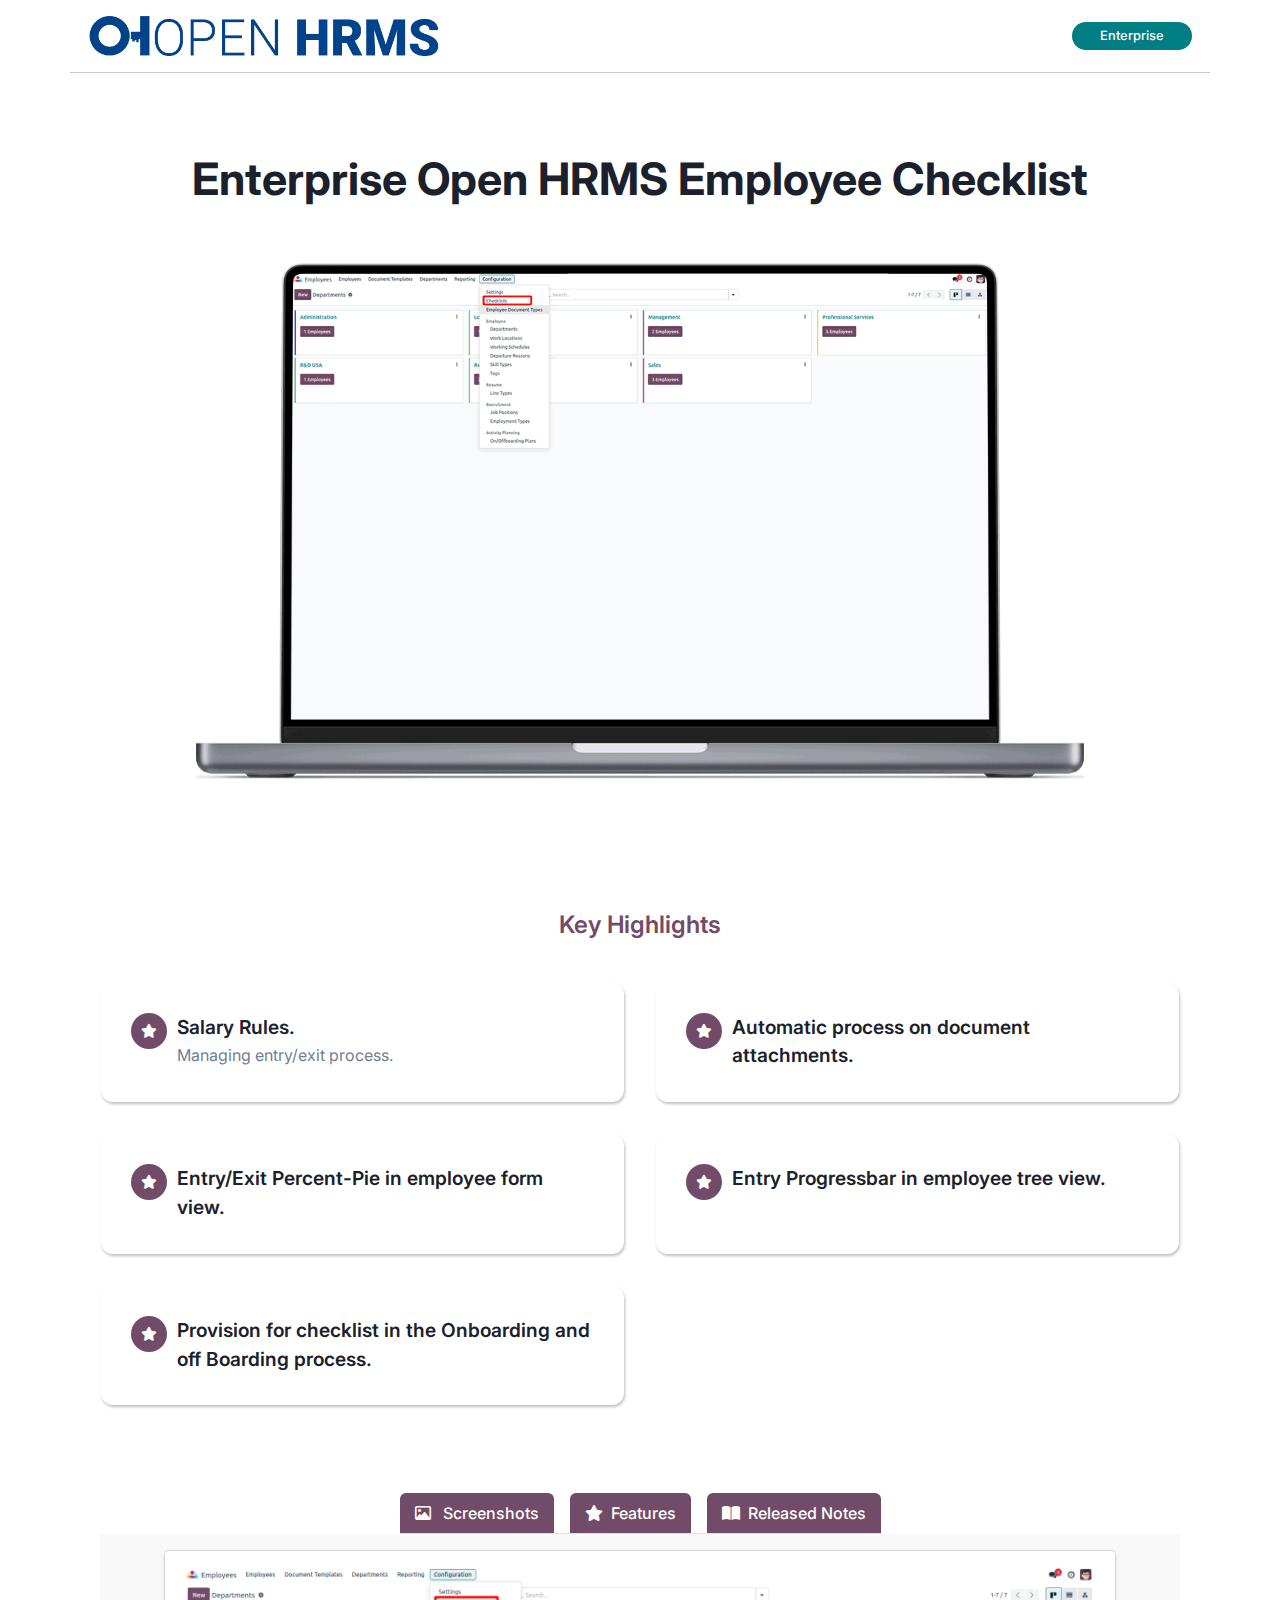
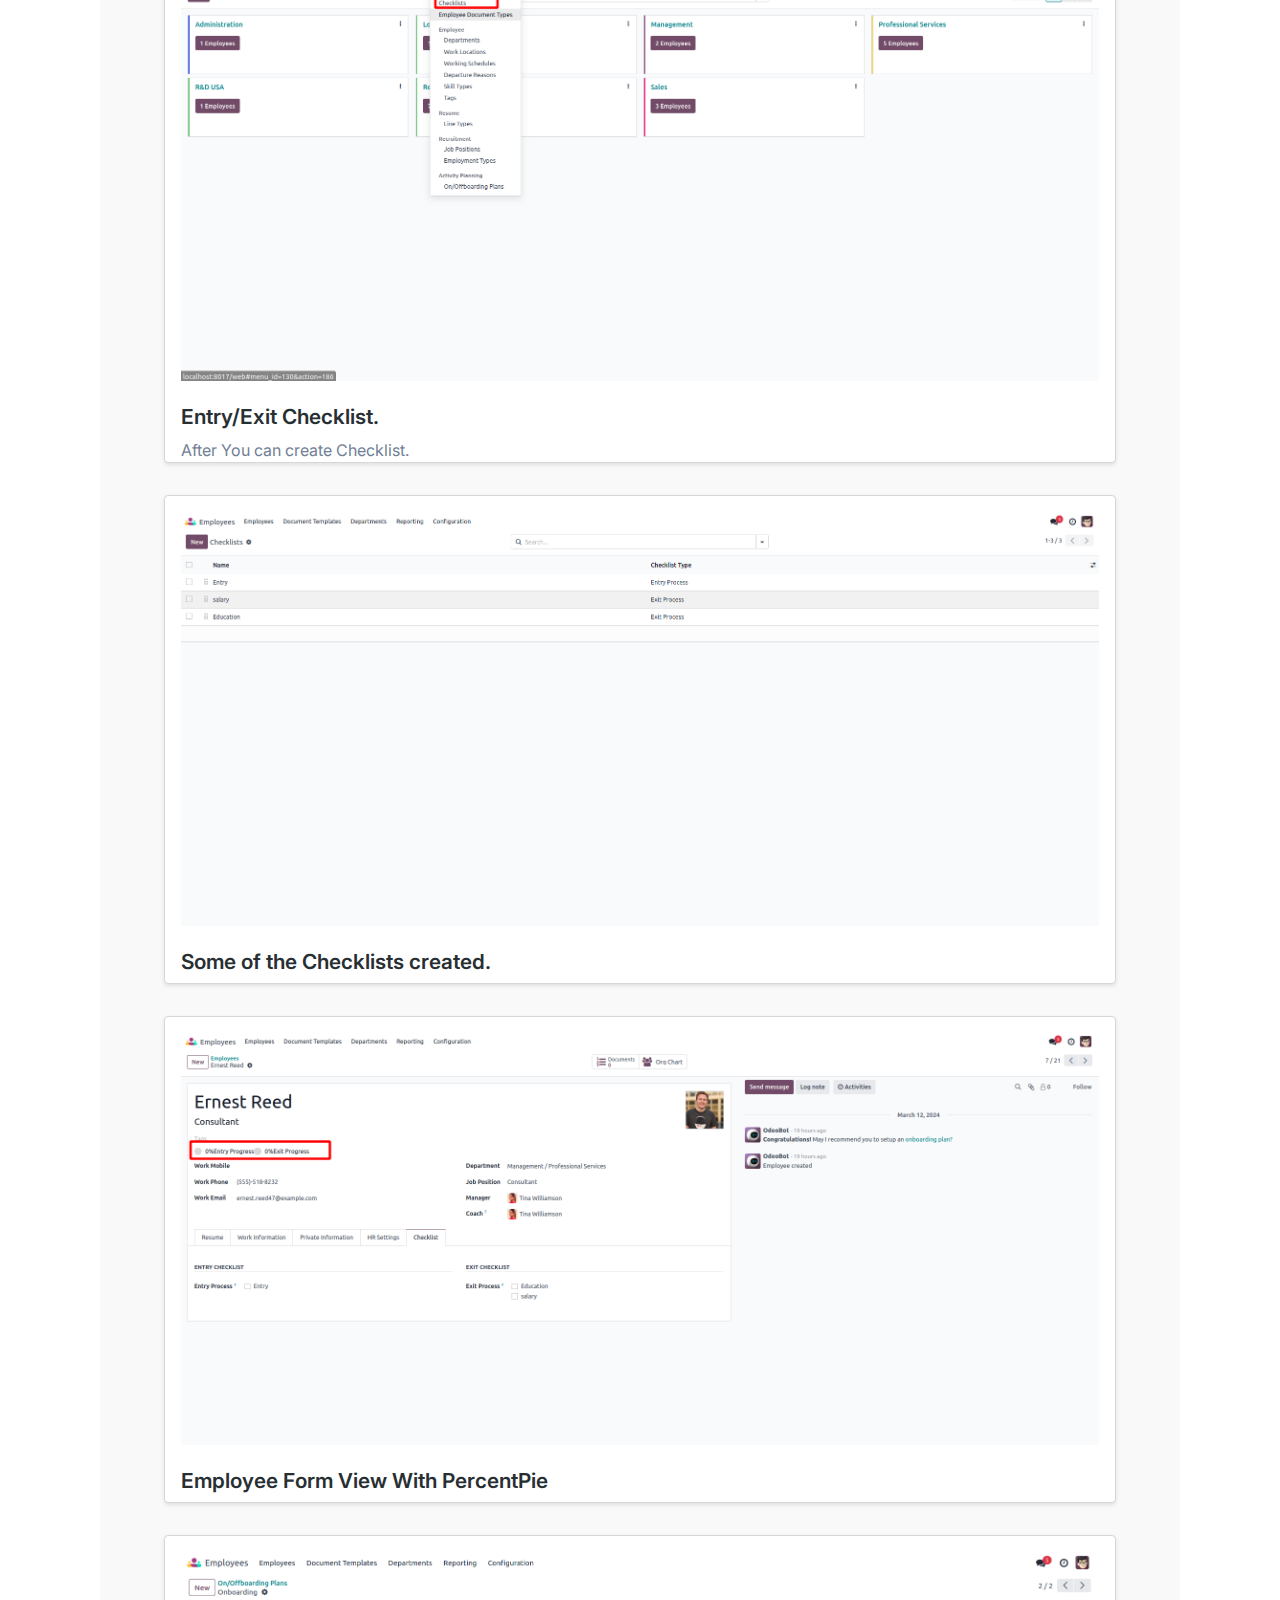
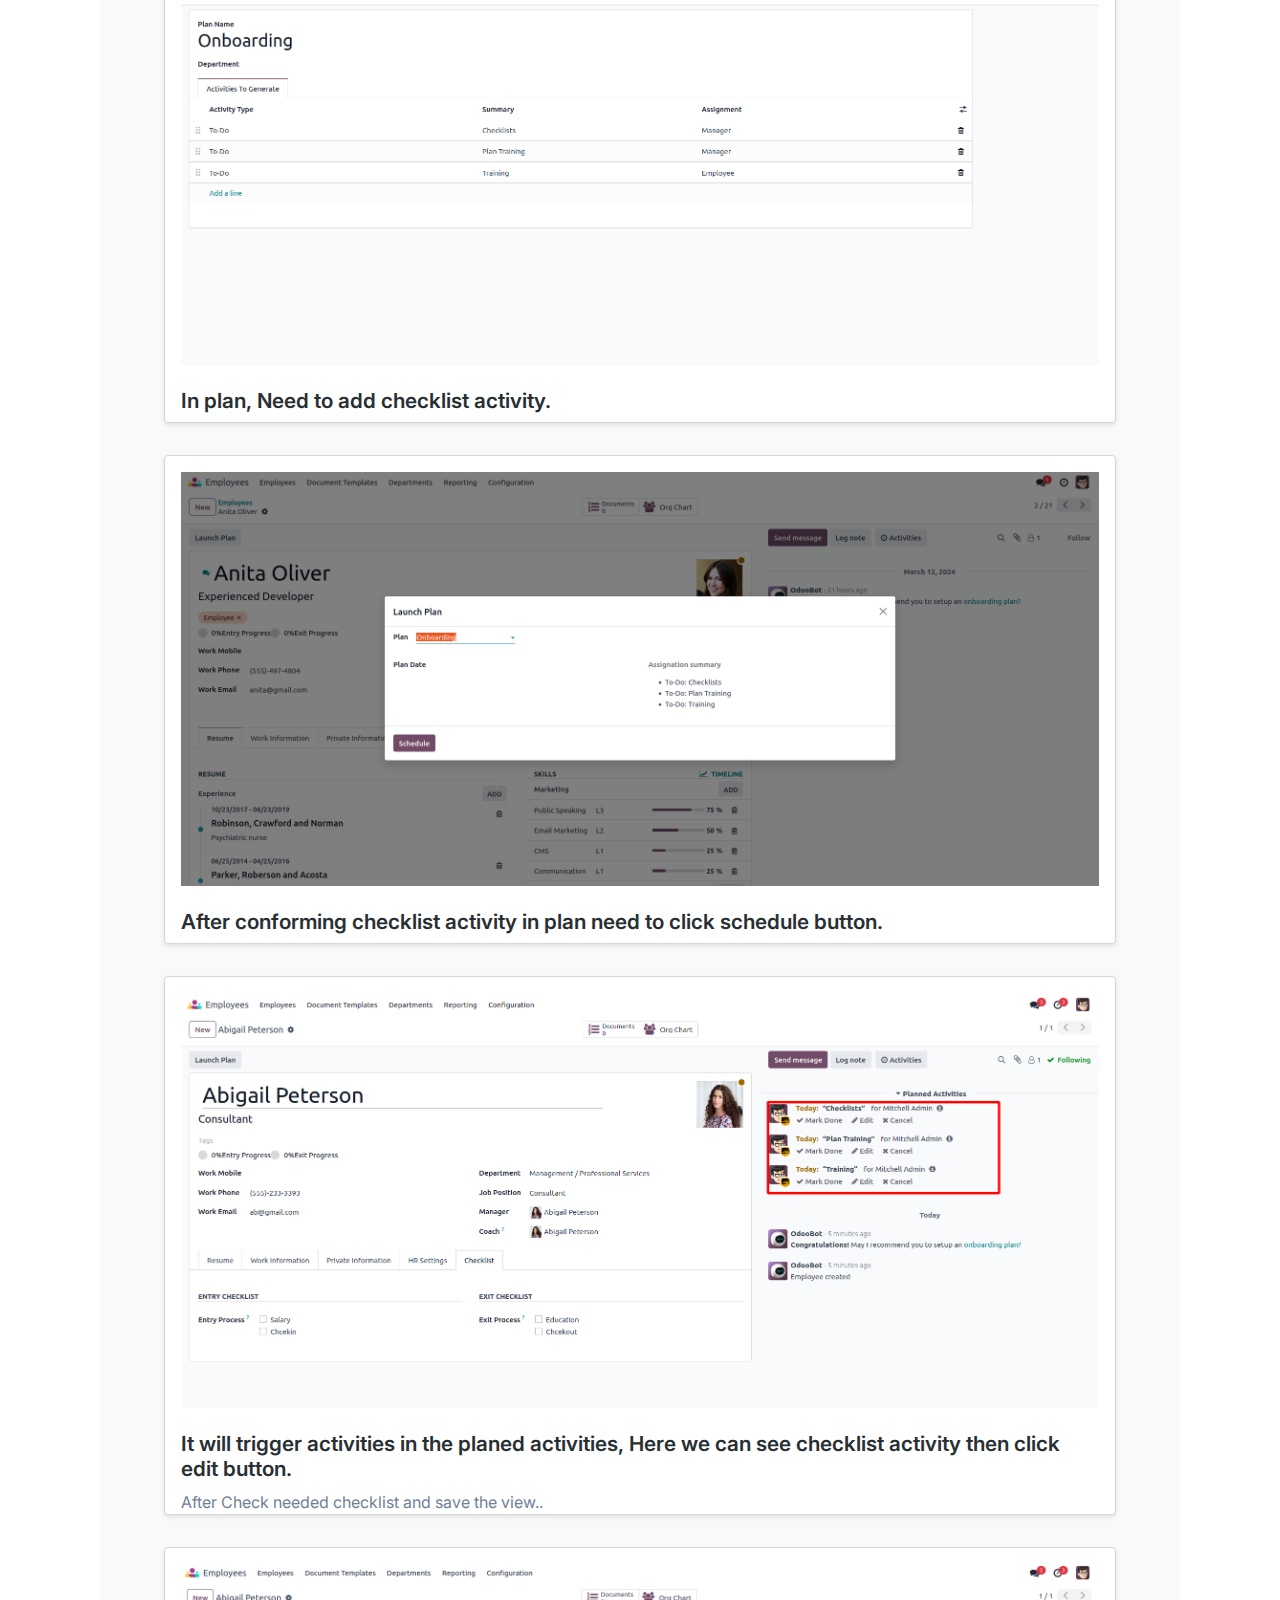
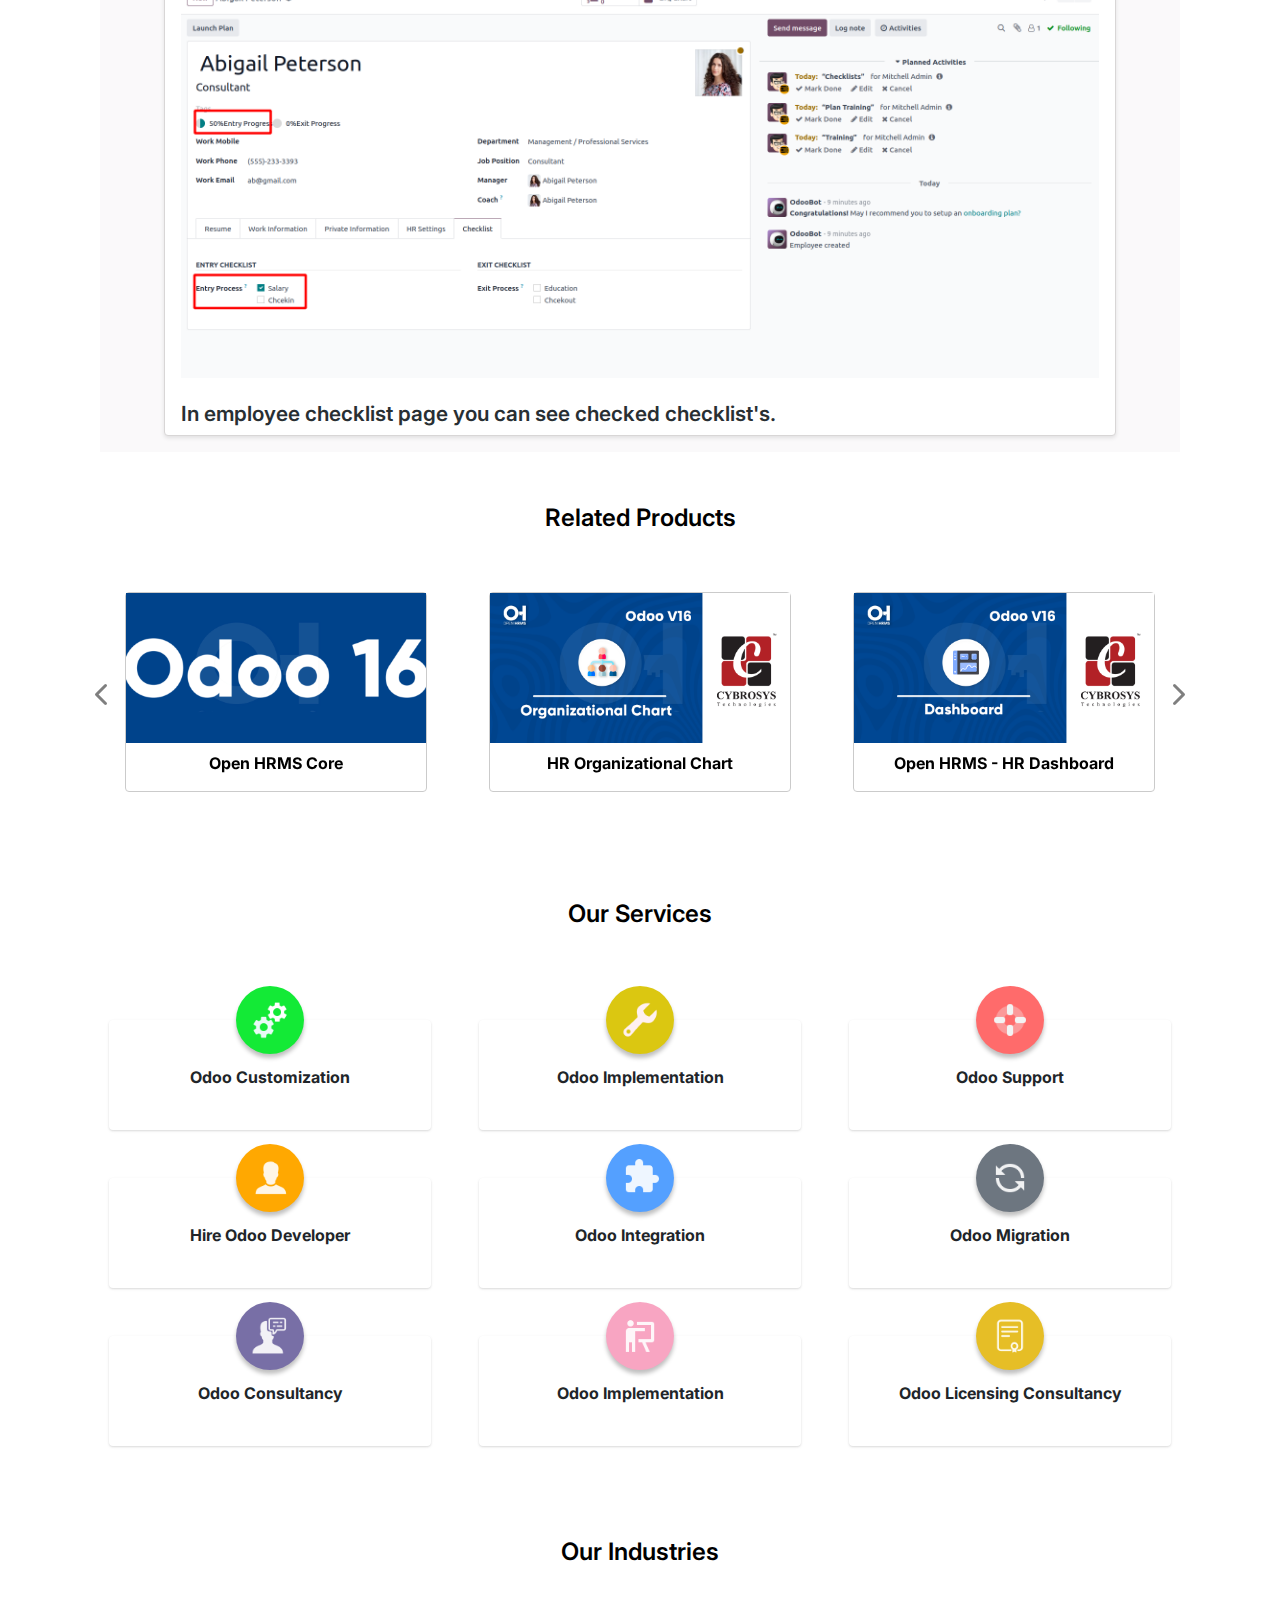
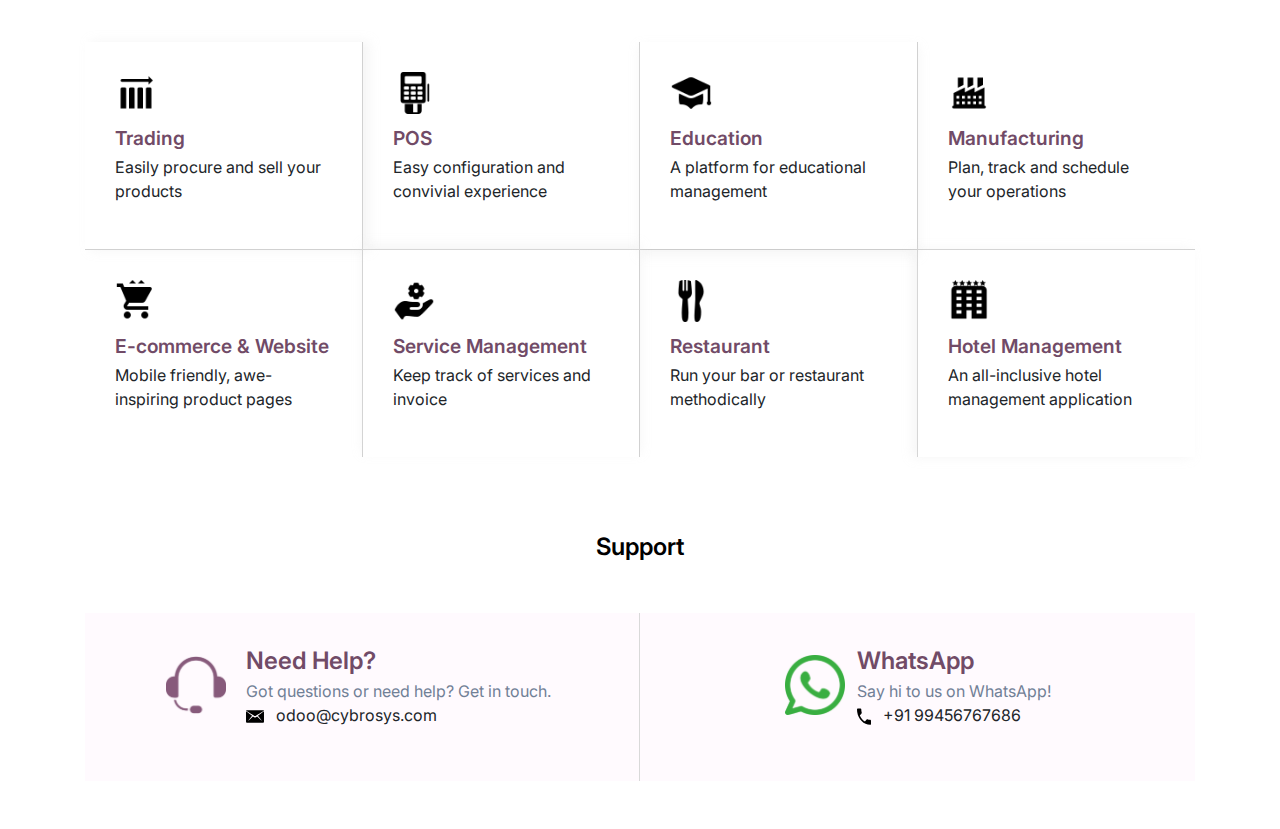
<file: ent_employee_check_list/static/description/index.html>
<!DOCTYPE html>
<html lang="en">

<head>
    <meta charset="UTF-8">
    <meta name="viewport" content="width=device-width, initial-scale=1.0">
    <title>Odoo App 3 Index</title>
    <!-- Bootstrap CSS -->
    <link rel="stylesheet"
          href="https://cdn.jsdelivr.net/npm/bootstrap@4.0.0/dist/css/bootstrap.min.css"
          integrity="sha384-Gn5384xqQ1aoWXA+058RXPxPg6fy4IWvTNh0E263XmFcJlSAwiGgFAW/dAiS6JXm"
          crossorigin="anonymous">
    <link rel="stylesheet"
          href="https://cdnjs.cloudflare.com/ajax/libs/font-awesome/6.2.1/css/all.min.css">
    <link rel="preconnect" href="https://fonts.googleapis.com">
    <link rel="preconnect" href="https://fonts.gstatic.com" crossorigin>
    <link href="https://fonts.googleapis.com/css2?family=Inter:wght@400;500;600;700;800&display=swap"
          rel="stylesheet">
</head>
<body>
<section>
    <div class="container"
         style="font-family: 'Inter', sans-serif !important;background-color: #fff !important;">
        <div class="row">
            <div class="col-sm-12 col-md-12 col-lg-12 d-flex justify-content-between flex-wrap align-items-sm-center"
                 style="border-bottom:1px solid rgba(0, 0, 0, 0.22)">
                <div class="my-3">
                    <img src="assets/misc/logo-horizontal (1).png"
                         style="width:auto !important; height:40px !important">
                </div>
                <div class="my-3 d-flex align-items-center">
                    <div class="text-center"
                         style="background-color:#017E84 !important;font-size: 0.8rem !important; color:#fff !important; font-weight:500 !important; padding:4px !important; margin:0 3px !important; border-radius:50px !important; min-width: 120px !important;">
                        Enterprise
                    </div>
                </div>
            </div>
        </div>
        <div class="row">
            <div class="col-sm-12 col-md-12 col-lg-12 text-center d-flex align-items-center flex-column"
                 style="margin: 80px 0px !important;">
                <h1 style="font-size: 2.8rem;font-weight: 700; color:
                    #1A202C;">
                    Enterprise Open HRMS Employee Checklist</h1>

                <div style="width: 80%; margin-top: 3rem;">
                    <img src="assets/screenshots/hero.gif"
                         class="img-responsive" width="100%" height="auto">
                </div>
            </div>
        </div>
        <div class="container mt-5 mb-5">
            <div class="col-lg-12 d-flex flex-column justify-content-center align-items-center mt-4">
                <p class="m-0"
                   style="font-weight: 600; font-size: 24px; color:#714b67 !important">
                    Key Highlights
                </p>
            </div>
            <div class="row py-4">
                <div class="col-md-6 col-sm-12 p-3">
                    <div class="d-flex   h-100" style="padding: 30px;border-radius: 12px;
                                    background: #FFF;
                                    box-shadow: 1px 2px 3px 0px rgba(0, 0, 0, 0.25); ">
                        <div style="width: 36px; height: 36px; border-radius: 50%; background: #714B67;
                                    display: flex; justify-content: center; align-items: center;
                                    margin-right: 10px; flex-shrink: 0;">
                            <i class="fa-solid fa-star  "
                               style="color: #fff;font-size:14px;"></i>
                        </div>
                        <div>
                            <p style="color: #1A202C;font-weight: 600;
                                      font-size: 1.2rem; margin-bottom: 2px;">
                                Salary Rules.</p>
                            <p class="m-0" style="color:#718096"> Managing
                                entry/exit process.
                            </p>
                        </div>
                    </div>
                </div>
                <div class="col-md-6 col-sm-12 p-3">
                    <div class="d-flex   h-100" style="padding: 30px;border-radius: 12px;
                                    background: #FFF;
                                    box-shadow: 1px 2px 3px 0px rgba(0, 0, 0, 0.25); ">
                        <div style="width: 36px; height: 36px; border-radius: 50%; background: #714B67;
                                    display: flex; justify-content: center; align-items: center;
                                    margin-right: 10px; flex-shrink: 0;">
                            <i class="fa-solid fa-star  "
                               style="color: #fff;font-size:14px;"></i>
                        </div>
                        <div>
                            <p style="color: #1A202C;font-weight: 600;
                                      font-size: 1.2rem; margin-bottom: 2px;">
                                Automatic process on document attachments. </p>
                        </div>
                    </div>
                </div>
                <div class="col-md-6 col-sm-12 p-3">
                    <div class="d-flex   h-100" style="padding: 30px;border-radius: 12px;
                                    background: #FFF;
                                    box-shadow: 1px 2px 3px 0px rgba(0, 0, 0, 0.25); ">
                        <div style="width: 36px; height: 36px; border-radius: 50%; background: #714B67;
                                    display: flex; justify-content: center; align-items: center;
                                    margin-right: 10px; flex-shrink: 0;">
                            <i class="fa-solid fa-star  "
                               style="color: #fff;font-size:14px;"></i>
                        </div>
                        <div>
                            <p style="color: #1A202C;font-weight: 600;
                                      font-size: 1.2rem; margin-bottom: 2px;">
                                Entry/Exit Percent-Pie in employee form
                                view. </p>
                        </div>
                    </div>
                </div>
                <div class="col-md-6 col-sm-12 p-3">
                    <div class="d-flex   h-100" style="padding: 30px;border-radius: 12px;
                                    background: #FFF;
                                    box-shadow: 1px 2px 3px 0px rgba(0, 0, 0, 0.25); ">
                        <div style="width: 36px; height: 36px; border-radius: 50%; background: #714B67;
                                    display: flex; justify-content: center; align-items: center;
                                    margin-right: 10px; flex-shrink: 0;">
                            <i class="fa-solid fa-star  "
                               style="color: #fff;font-size:14px;"></i>
                        </div>
                        <div>
                            <p style="color: #1A202C;font-weight: 600;
                                      font-size: 1.2rem; margin-bottom: 2px;">
                                Entry Progressbar in employee tree view. </p>
                        </div>
                    </div>
                </div>
                <div class="col-md-6 col-sm-12 p-3">
                    <div class="d-flex   h-100" style="padding: 30px;border-radius: 12px;
                                    background: #FFF;
                                    box-shadow: 1px 2px 3px 0px rgba(0, 0, 0, 0.25); ">
                        <div style="width: 36px; height: 36px; border-radius: 50%; background: #714B67;
                                    display: flex; justify-content: center; align-items: center;
                                    margin-right: 10px; flex-shrink: 0;">
                            <i class="fa-solid fa-star  "
                               style="color: #fff;font-size:14px;"></i>
                        </div>
                        <div>
                            <p style="color: #1A202C;font-weight: 600;
                                      font-size: 1.2rem; margin-bottom: 2px;">
                                Provision for checklist in the Onboarding and
                                off Boarding process. </p>
                        </div>
                    </div>
                </div>
            </div>
        </div>
        <div class="container rounded">
            <ul class="nav nav-tabs d-flex"
                style="width: fit-content;margin: 0 auto;gap: 1rem;">
                <li class="col text-center py-2 text-nowrap "
                    style="color: #fff; background-color: #714B67;border-radius: 6px 6px 0px 0px;">
                    <a
                            class="active show" data-toggle="tab" href="#tab1"
                            style="color: #fff;font-weight: 500; background-color: #714B67; text-decoration: none;">
                        <i class="fa-regular fa-image  pr-2"
                           style="color: #fff;"></i>
                        Screenshots</a></li>
                <li class="col text-center py-2 text-nowrap "
                    style="color: #fff; background-color: #714B67;border-radius: 6px 6px 0px 0px;">
                    <a
                            data-toggle="tab" href="#tab2"
                            style="color: #fff;font-weight: 500;  text-decoration: none;"><i
                            class="fa-solid fa-star  pr-2"
                            style="color: #fff;"></i>Features</a></li>
                <li class="col text-center py-2 text-nowrap "
                    style="color: #fff; background-color: #714B67;border-radius: 6px 6px 0px 0px;">
                    <a
                            data-toggle="tab" href="#tab3"
                            style="color: #fff;font-weight: 500; text-decoration: none; background-color: #714B67;"><i
                            class="fa-solid fa-book-open  pr-2"
                            style="color: #fff;"></i>Released Notes</a></li>
            </ul>
            <div class="tab-content"
                 style="background-color: rgba(121, 113, 119, 0.04);">
                <div id="tab1" class="tab-pane fade in active show">
                    <div class="col-lg-12 py-2"
                         style="padding: 1rem 4rem !important;">
                        <div
                                style="border: 1px solid #d8d6d6; border-radius: 4px; background: #fff; box-shadow: 0 2px 4px rgba(0, 0, 0, 0.1);">
                            <div class="row justify-content-center p-3 w-100 m-0">
                                <img src="assets/screenshots/1.png"
                                     class="img-responsive" width="100%"
                                     height="auto">
                            </div>
                            <div class="px-3">
                                <h4 class="mt-2"
                                    style=" font-weight:600 !important; color:#282F33 !important; font-size:1.3rem !important">
                                    Entry/Exit Checklist.</h4>
                                <p class="m-0" style="color:#718096"> After
                                    You can create Checklist.
                                </p>
                            </div>
                        </div>
                    </div>
                    <div class="col-lg-12 py-2"
                         style="padding: 1rem 4rem !important;">
                        <div
                                style="border: 1px solid #d8d6d6; border-radius: 4px;  background: #fff; box-shadow: 0 2px 4px rgba(0, 0, 0, 0.1);">
                            <div class="row justify-content-center p-3 w-100 m-0">
                                <img src="assets/screenshots/2.png"
                                     class="img-responsive" width="100%"
                                     height="auto">
                            </div>
                            <div class="px-3">
                                <h4 class="mt-2"
                                    style=" font-weight:600 !important; color:#282F33 !important; font-size:1.3rem !important">
                                    Some of the Checklists created.</h4>
                            </div>
                        </div>
                    </div>
                    <div class="col-lg-12 py-2"
                         style="padding: 1rem 4rem !important;">
                        <div
                                style="border: 1px solid #d8d6d6; border-radius: 4px;  background: #fff; box-shadow: 0 2px 4px rgba(0, 0, 0, 0.1);">
                            <div class="row justify-content-center p-3 w-100 m-0">
                                <img src="assets/screenshots/3.png"
                                     class="img-responsive" width="100%"
                                     height="auto">
                            </div>
                            <div class="px-3">
                                <h4 class="mt-2"
                                    style=" font-weight:600 !important; color:#282F33 !important; font-size:1.3rem !important">
                                    Employee Form View With PercentPie</h4>
                            </div>
                        </div>
                    </div>

                    <div class="col-lg-12 py-2"
                         style="padding: 1rem 4rem !important;">
                        <div
                                style="border: 1px solid #d8d6d6; border-radius: 4px;  background: #fff; box-shadow: 0 2px 4px rgba(0, 0, 0, 0.1);">
                            <div class="row justify-content-center p-3 w-100 m-0">
                                <img src="assets/screenshots/4.png"
                                     class="img-responsive" width="100%"
                                     height="auto">
                            </div>
                            <div class="px-3">
                                <h4 class="mt-2"
                                    style=" font-weight:600 !important; color:#282F33 !important; font-size:1.3rem !important">
                                    In plan, Need to add checklist
                                    activity.</h4>
                            </div>
                        </div>
                    </div>

                    <div class="col-lg-12 py-2"
                         style="padding: 1rem 4rem !important;">
                        <div
                                style="border: 1px solid #d8d6d6; border-radius: 4px;  background: #fff; box-shadow: 0 2px 4px rgba(0, 0, 0, 0.1);">
                            <div class="row justify-content-center p-3 w-100 m-0">
                                <img src="assets/screenshots/5.png"
                                     class="img-responsive" width="100%"
                                     height="auto">
                            </div>
                            <div class="px-3">
                                <h4 class="mt-2"
                                    style=" font-weight:600 !important; color:#282F33 !important; font-size:1.3rem !important">
                                    After conforming checklist activity in plan
                                    need to click schedule button.</h4>
                            </div>
                        </div>
                    </div>

                    <div class="col-lg-12 py-2"
                         style="padding: 1rem 4rem !important;">
                        <div
                                style="border: 1px solid #d8d6d6; border-radius: 4px;  background: #fff; box-shadow: 0 2px 4px rgba(0, 0, 0, 0.1);">
                            <div class="row justify-content-center p-3 w-100 m-0">
                                <img src="assets/screenshots/6.png"
                                     class="img-responsive" width="100%"
                                     height="auto">
                            </div>
                            <div class="px-3">
                                <h4 class="mt-2"
                                    style=" font-weight:600 !important; color:#282F33 !important; font-size:1.3rem !important">
                                    It will trigger activities in the planed
                                    activities, Here we can see checklist
                                    activity then click edit button.</h4>
                                <p class="m-0" style="color:#718096"> After
                                     Check needed checklist and save the view..
                                </p>
                            </div>
                        </div>
                    </div>

                    <div class="col-lg-12 py-2"
                         style="padding: 1rem 4rem !important;">
                        <div
                                style="border: 1px solid #d8d6d6; border-radius: 4px;  background: #fff; box-shadow: 0 2px 4px rgba(0, 0, 0, 0.1);">
                            <div class="row justify-content-center p-3 w-100 m-0">
                                <img src="assets/screenshots/7.png"
                                     class="img-responsive" width="100%"
                                     height="auto">
                            </div>
                            <div class="px-3">
                                <h4 class="mt-2"
                                    style=" font-weight:600 !important; color:#282F33 !important; font-size:1.3rem !important">
                                      In employee checklist page you can see checked checklist's.</h4>
                            </div>
                        </div>
                    </div>
                </div>
                <div id="tab2" class="tab-pane fade">
                    <div class="col-mg-12" style="padding: 1rem 4rem;">
                        <ul style="list-style: none; padding: 1rem 0;font-weight: 500;">
                            <li class="py-3"
                                style="font-weight: 500;background-color: #fff; border-radius: 4px; padding: 1rem; margin-bottom: 1rem; box-shadow: 0 2px 4px rgba(0, 0, 0, 0.1);">
                                    <span style="margin-right: 12px;"><img
                                            src="assets/misc/star (1) 2.svg"
                                            alt=""
                                            width="16px"></span> Company can
                                configure their company policy.
                            </li>
                            <li class="py-3"
                                style="font-weight: 500;background-color: #fff; border-radius: 4px; padding: 1rem; margin-bottom: 1rem; box-shadow: 0 2px 4px rgba(0, 0, 0, 0.1);">
                                    <span style="margin-right: 12px;"><img
                                            src="assets/misc/star (1) 2.svg"
                                            alt=""
                                            width="16px"></span> Logged-in users
                                can view the company policy.
                                Structure.
                            </li>
                            <li class="py-3"
                                style="font-weight: 500;background-color: #fff; border-radius: 4px; padding: 1rem; margin-bottom: 1rem; box-shadow: 0 2px 4px rgba(0, 0, 0, 0.1);">
                                    <span style="margin-right: 12px;"><img
                                            src="assets/misc/star (1) 2.svg"
                                            alt=""
                                            width="16px"></span> A button on
                                dashboard to view company policy.
                                <ul style="list-style: none;font-weight: 400; color:#718096">
                                    <li>
                                    </li>
                                </ul>
                            </li>

                        </ul>
                    </div>
                </div>
                <div id="tab3" class="tab-pane fade">
                    <div class="col-mg-12 active" style="padding: 1rem 4rem;">
                        <div class="py-3"
                             style="font-weight: 500;background-color: #fff; border-radius: 4px; padding: 1rem; box-shadow: 0 2px 4px rgba(0, 0, 0, 0.1);">
                            <div class="d-flex mb-3"
                                 style="font-size: 0.8rem; font-weight: 500;"><span>Version
                                        17.0.1.0.0</span><span
                                    class="px-2">|</span><span
                                    style="color: #714B67;font-weight: 600;">Released on:26th March 2024</span>
                            </div>
                            <p class="m-0"
                               style=" color:#718096!important; font-size:1rem !important;line-height: 28px;">

                                Initial commit for Enterprise Open HRMS Employee Checklist'
                            </p>
                        </div>
                    </div>
                </div>
            </div>
        </div>
        <div class="container mt-5">
            <div class="col-lg-12 d-flex flex-column justify-content-center align-items-center mt-5">
                <p class="m-0"
                   style="font-weight: 600; font-size: 24px; color:#000 !important">
                    Related Products</p>
            </div>
        </div>
        <div id="myCarousel" class="carousel slide py-3" data-ride="carousel">
            <div class="carousel-inner">
                <div class="carousel-item active">
                    <div class="row p-4">
                        <div class="col">
                            <div class="p-3">
                                <a href="https://apps.odoo.com/apps/modules/16.0/ohrms_core/"
                                   style="color: #000; text-decoration: none;">
                                    <div style="border:1px solid #CBCBCB !important;border-radius: 4px;">
                                        <div style="width: 300px; ">
                                            <img src="assets/modules/1.gif"
                                                 alt="" width="100%"
                                                 height="auto">

                                        </div>
                                        <p class="text-center pt-2 text-black font-weight-bold">
                                            Open HRMS Core</p>
                                    </div>
                                </a>
                            </div>
                        </div>
                        <div class="col">
                            <div class="p-3">
                                <a href="https://apps.odoo.com/apps/modules/16.0/hr_organizational_chart/"
                                   style="color: #000; text-decoration: none;">
                                    <div style="border:1px solid #CBCBCB !important;border-radius: 4px;">
                                        <div style="width: 300px; ">
                                            <img src="assets/modules/2.png"
                                                 alt="" width="100%"
                                                 height="auto">

                                        </div>
                                        <p class="text-center pt-2 text-black font-weight-bold">
                                            HR Organizational Chart</p>
                                    </div>
                                </a>
                            </div>
                        </div>
                        <div class="col">
                            <div class="p-3">
                                <a href="https://apps.odoo.com/apps/modules/16.0/hrms_dashboard/"
                                   style="color: #000; text-decoration: none;">
                                    <div style="border:1px solid #CBCBCB !important;border-radius: 4px;">
                                        <div style="width: 300px; ">
                                            <img src="assets/modules/3.png"
                                                 alt="" width="100%"
                                                 height="auto">

                                        </div>
                                        <p class="text-center pt-2 text-black font-weight-bold">
                                            Open HRMS - HR Dashboard</p>
                                    </div>
                                </a>
                            </div>
                        </div>
                    </div>
                </div>
                <div class="carousel-item">
                    <div class="row p-4">
                        <div class="col">
                            <div class="p-3">
                                <a href="https://apps.odoo.com/apps/modules/16.0/oh_appraisal/"
                                   style="color: #000; text-decoration: none;">
                                    <div style="border:1px solid #CBCBCB !important;border-radius: 4px;">
                                        <div style="width: 300px; ">
                                            <img src="assets/modules/4.png"
                                                 alt="" width="100%"
                                                 height="auto">

                                        </div>
                                        <p class="text-center pt-2 text-black font-weight-bold">
                                            Open HRMS Employee Appraisal</p>
                                    </div>
                                </a>
                            </div>
                        </div>
                        <div class="col">
                            <div class="p-3">
                                <a href="https://apps.odoo.com/apps/modules/16.0/ohrms_salary_advance/"
                                   style="color: #000; text-decoration: none;">
                                    <div style="border:1px solid #CBCBCB !important;border-radius: 4px;">
                                        <div style="width: 300px;">
                                            <img src="assets/modules/5.png"
                                                 alt="" width="100%"
                                                 height="auto">

                                        </div>
                                        <p class="text-center pt-2 text-black font-weight-bold">
                                            Open HRMS Advance Salary</p>
                                    </div>
                                </a>
                            </div>
                        </div>
                        <div class="col">
                            <div class="p-3">
                                <a href="https://apps.odoo.com/apps/modules/16.0/ohrms_loan/"
                                   style="color: #000; text-decoration: none;">
                                    <div style="border:1px solid #CBCBCB !important;border-radius: 4px;">
                                        <div style="width: 300px;">
                                            <img src="assets/modules/6.png"
                                                 alt="" width="100%"
                                                 height="auto">
                                        </div>
                                        <p class="text-center pt-2 text-black font-weight-bold">
                                            Open HRMS Loan Management</p>
                                    </div>
                                </a>
                            </div>
                        </div>
                    </div>
                </div>
            </div>
            <a class="carousel-control-prev" href="#myCarousel"
               data-slide="prev" style="width: 35px; color: #000;">
                    <span class="carousel-control-prev-icon">
                        <i class="fa fa-chevron-left"
                           style="font-size: 24px;"></i>
                    </span>
            </a>
            <a class="carousel-control-next" href="#myCarousel"
               data-slide="next" style="width: 35px; color: #000;">
                    <span class="carousel-control-next-icon">
                        <i class="fa fa-chevron-right"
                           style="font-size: 24px;"></i>
                    </span>
            </a>
        </div>
        <div class="container mt-5">
            <div class="col-lg-12 d-flex flex-column justify-content-center align-items-center mt-4">
                <p class="m-0"
                   style="font-weight: 600; font-size: 24px; color:#000 !important">
                    Our Services</p>

            </div>
        </div>
        <div class="container my-5">
            <div class="row py-3">
                <div class="col-md-4 col-sm-6 px-4 py-4">
                    <div
                            style="background-color: #fff; padding: 25px; text-align: center;  box-shadow: rgba(0, 0, 0, 0.1) 0px 1px 3px 0px, rgba(0, 0, 0, 0.06) 0px 1px 2px 0px; position: relative;border-radius: 4px;">
                        <div style="position: absolute; top: 0%; left: 50%; transform: translate(-50%, -50%);">
                            <div style="background-color:#13EA36 ; border-radius: 50%; padding: 15px;    width: 68px;
                                    height: 68px; display: inline-block; box-shadow:0px 4px 4px rgba(0, 0, 0, 0.25);">
                                <img src="assets/icons/cogs.png"
                                     alt="service-icon" width="38px"
                                     height="auto">
                            </div>
                        </div>
                        <p style="margin-top: 20px; font-weight: bold;">Odoo
                            Customization</p>
                    </div>
                </div>
                <div class="col-md-4 col-sm-6 px-4 py-4">
                    <div
                            style="background-color: #fff; padding: 25px; text-align: center; box-shadow: rgba(0, 0, 0, 0.1) 0px 1px 3px 0px, rgba(0, 0, 0, 0.06) 0px 1px 2px 0px; position: relative;border-radius: 4px;">
                        <div style="position: absolute; top: 0%; left: 50%; transform: translate(-50%, -50%);">
                            <div style="background-color:#DBC711; border-radius: 50%; padding: 15px;    width: 68px;
                                    height: 68px; display: inline-block; box-shadow:0px 4px 4px rgba(0, 0, 0, 0.25);">
                                <img src="assets/icons/wrench.png"
                                     alt="service-icon" width="38px"
                                     height="auto">
                            </div>
                        </div>
                        <p style="margin-top: 20px; font-weight: bold;">Odoo
                            Implementation</p>
                    </div>
                </div>
                <div class="col-md-4 col-sm-6 px-4 py-4">
                    <div
                            style="background-color: #fff; padding: 25px; text-align: center;  box-shadow: rgba(0, 0, 0, 0.1) 0px 1px 3px 0px, rgba(0, 0, 0, 0.06) 0px 1px 2px 0px; position: relative; border-radius: 4px;">
                        <div style="position: absolute; top: 0%; left: 50%; transform: translate(-50%, -50%);">
                            <div style="background-color:#FF6B6B ; border-radius: 50%; padding: 15px;    width: 68px;
                                    height: 68px; display: inline-block; box-shadow:0px 4px 4px rgba(0, 0, 0, 0.25);">
                                <img src="assets/icons/lifebuoy.png"
                                     alt="service-icon" width="38px"
                                     height="auto">
                            </div>
                        </div>
                        <p style="margin-top: 20px; font-weight: bold;">Odoo
                            Support</p>
                    </div>
                </div>
                <div class="col-md-4 col-sm-6 px-4 py-4">
                    <div
                            style="background-color: #fff; padding: 25px; text-align: center; box-shadow: rgba(0, 0, 0, 0.1) 0px 1px 3px 0px, rgba(0, 0, 0, 0.06) 0px 1px 2px 0px; position: relative; border-radius: 4px;">
                        <div style="position: absolute; top: 0%; left: 50%; transform: translate(-50%, -50%);">
                            <div style="background-color:#FFA801 ; border-radius: 50%; padding: 15px;    width: 68px;
                                    height: 68px; display: inline-block; box-shadow:0px 4px 4px rgba(0, 0, 0, 0.25);">
                                <img src="assets/icons/user.png"
                                     alt="service-icon" width="38px"
                                     height="auto">
                            </div>
                        </div>
                        <p style="margin-top: 20px; font-weight: bold;">Hire
                            Odoo Developer</p>
                    </div>
                </div>
                <div class="col-md-4 col-sm-6 px-4 py-4">
                    <div
                            style="background-color: #fff; padding: 25px; text-align: center;  box-shadow: rgba(0, 0, 0, 0.1) 0px 1px 3px 0px, rgba(0, 0, 0, 0.06) 0px 1px 2px 0px; position: relative; border-radius: 4px;">

                        <div style="position: absolute; top: 0%; left: 50%; transform: translate(-50%, -50%);">
                            <div style="background-color:#54A0FF; border-radius: 50%; padding: 15px;    width: 68px;
                                    height: 68px; display: inline-block; box-shadow:0px 4px 4px rgba(0, 0, 0, 0.25);">
                                <img src="assets/icons/puzzle.png"
                                     alt="service-icon" width="38px"
                                     height="auto">
                            </div>
                        </div>
                        <p style="margin-top: 20px; font-weight: bold;">Odoo
                            Integration</p>
                    </div>
                </div>
                <div class="col-md-4 col-sm-6 px-4 py-4">
                    <div
                            style="background-color: #fff; padding: 25px; text-align: center;  box-shadow: rgba(0, 0, 0, 0.1) 0px 1px 3px 0px, rgba(0, 0, 0, 0.06) 0px 1px 2px 0px; position: relative;border-radius: 4px;">
                        <div style="position: absolute; top: 0%; left: 50%; transform: translate(-50%, -50%);">
                            <div style="background-color:#6D7680 ; border-radius: 50%; padding: 15px;    width: 68px;
                                    height: 68px; display: inline-block; box-shadow:0px 4px 4px rgba(0, 0, 0, 0.25);">
                                <img src="assets/icons/update.png"
                                     alt="service-icon" width="38px"
                                     height="auto">
                            </div>
                        </div>
                        <p style="margin-top: 20px; font-weight: bold;">Odoo
                            Migration</p>
                    </div>
                </div>
                <div class="col-md-4 col-sm-6 px-4 py-4">
                    <div
                            style="background-color: #fff; padding: 25px; text-align: center;  box-shadow: rgba(0, 0, 0, 0.1) 0px 1px 3px 0px, rgba(0, 0, 0, 0.06) 0px 1px 2px 0px; position: relative;border-radius: 4px;">
                        <div style="position: absolute; top: 0%; left: 50%; transform: translate(-50%, -50%);">
                            <div style="background-color:#786FA6 ; border-radius: 50%; padding: 15px;    width: 68px;
                                    height: 68px; display: inline-block; box-shadow:0px 4px 4px rgba(0, 0, 0, 0.25);">
                                <img src="assets/icons/consultation.png"
                                     alt="service-icon" width="38px"
                                     height="auto">
                            </div>
                        </div>
                        <p style="margin-top: 20px; font-weight: bold;">Odoo
                            Consultancy</p>
                    </div>
                </div>
                <div class="col-md-4 col-sm-6 px-4 py-4">
                    <div
                            style="background-color: #fff; padding: 25px; text-align: center; box-shadow: rgba(0, 0, 0, 0.1) 0px 1px 3px 0px, rgba(0, 0, 0, 0.06) 0px 1px 2px 0px;position: relative;border-radius: 4px;">
                        <div style="position: absolute; top: 0%; left: 50%; transform: translate(-50%, -50%);">
                            <div style="background-color:#F8A5C2 ; border-radius: 50%; padding: 15px;    width: 68px;
                                    height: 68px; display: inline-block; box-shadow:0px 4px 4px rgba(0, 0, 0, 0.25);">
                                <img src="assets/icons/training.png"
                                     alt="service-icon" width="38px"
                                     height="auto">
                            </div>
                        </div>
                        <p style="margin-top: 20px; font-weight: bold;">Odoo
                            Implementation</p>
                    </div>
                </div>
                <div class="col-md-4 col-sm-6 px-4 py-4">
                    <div
                            style="background-color: #fff; padding: 25px; text-align: center;  box-shadow: rgba(0, 0, 0, 0.1) 0px 1px 3px 0px, rgba(0, 0, 0, 0.06) 0px 1px 2px 0px; position: relative;border-radius: 4px;">
                        <div style="position: absolute; top: 0%; left: 50%; transform: translate(-50%, -50%);">
                            <div style="background-color:#E6BE26; border-radius: 50%; padding: 15px;    width: 68px;
                                    height: 68px; display: inline-block; box-shadow:0px 4px 4px rgba(0, 0, 0, 0.25);">
                                <img src="assets/icons/license.png"
                                     alt="service-icon" width="38px"
                                     height="auto">
                            </div>
                        </div>
                        <p style="margin-top: 20px; font-weight: bold;">Odoo
                            Licensing Consultancy</p>
                    </div>
                </div>
            </div>
        </div>
        <div class="container mt-5">
            <div class="col-lg-12 d-flex flex-column justify-content-center align-items-center mt-4">
                <p class="m-0"
                   style="font-weight: 600; font-size: 24px; color:#000 !important">
                    Our Industries</p>

            </div>
        </div>
        <div class="container">
            <div class="row my-5 py-4">
                <div class="col-md-3 col-sm-6 p-0">
                    <div class="d-flex flex-column h-100 "
                         style="border-right: 1px solid rgb(209, 209, 209); border-bottom: 1px solid  rgb(209, 209, 209); padding: 30px; box-shadow: 6px 0 10px rgba(228, 227, 227, 0.373);">
                        <img src="assets/icons/trading-black.png" width="42px"
                             height="auto" alt="">
                        <p style="color: #714B67;font-weight: 600; margin-top: 10px;
                           font-size: 1.2rem; margin-bottom: 2px;">Trading</p>
                        <p>Easily procure and sell your products</p>
                    </div>
                </div>
                <div class="col-md-3 col-sm-6  p-0">
                    <div class="d-flex flex-column h-100"
                         style="border-right: 1px solid rgb(209, 209, 209);border-bottom: 1px solid  rgb(209, 209, 209); padding: 30px;">
                        <img src="assets/icons/pos-black.png" width="42px"
                             height="auto" alt="">
                        <p style="color: #714B67;font-weight: 600; margin-top: 10px;
                            font-size: 1.2rem; margin-bottom: 2px;">POS</p>
                        <p>Easy configuration and convivial experience</p>
                    </div>
                </div>
                <div class="col-md-3 col-sm-6  p-0">
                    <div class="d-flex flex-column h-100"
                         style="border-right: 1px solid  rgb(209, 209, 209);border-bottom: 1px solid   rgba(0, 0, 0, 0.2); padding: 30px; box-shadow: 0 5px 10px  rgba(228, 227, 227, 0.373)">
                        <img src="assets/icons/education-black.png" width="42px"
                             height="auto" alt="">
                        <p style="color: #714B67;font-weight: 600; margin-top: 10px;
                            font-size: 1.2rem; margin-bottom: 2px;">
                            Education</p>
                        <p>A platform for educational management</p>
                    </div>
                </div>
                <div class="col-md-3 col-sm-6  p-0">
                    <div class="d-flex flex-column h-100"
                         style="border-bottom: 1px solid  rgb(209, 209, 209); padding: 30px; ">
                        <img src="assets/icons/manufacturing-black.png"
                             width="42px" height="auto" alt="">
                        <p style="color: #714B67;font-weight: 600; margin-top: 10px;
                            font-size: 1.2rem; margin-bottom: 2px;">
                            Manufacturing</p>
                        <p>Plan, track and schedule your operations</p>
                    </div>
                </div>
                <div class="col-md-3 col-sm-6 p-0">
                    <div class="d-flex flex-column h-100"
                         style="border-right: 1px solid  rgb(209, 209, 209); padding: 30px;">
                        <img src="assets/icons/ecom-black.png" width="42px"
                             height="auto" alt="">
                        <p style="color: #714B67;font-weight: 600; margin-top: 10px;
                            font-size: 1.2rem; margin-bottom: 2px;">E-commerce &
                            Website</p>
                        <p>Mobile friendly, awe-inspiring product pages</p>
                    </div>
                </div>
                <div class="col-md-3 col-sm-6   p-0">
                    <div class="d-flex flex-column h-100"
                         style="border-right: 1px solid  rgb(209, 209, 209); padding: 30px;box-shadow: 0 -5px 10px  rgba(228, 227, 227, 0.373);">
                        <img src="assets/icons/service-black.png" width="42px"
                             height="auto" alt="">
                        <p style="color: #714B67;font-weight: 600; margin-top: 10px;
                            font-size: 1.2rem; margin-bottom: 2px;">Service
                            Management</p>
                        <p>Keep track of services and invoice</p>
                    </div>
                </div>
                <div class="col-md-3 col-sm-6    p-0">
                    <div class="d-flex flex-column h-100"
                         style="border-right: 1px solid  rgb(209, 209, 209); padding: 30px; ">
                        <img src="assets/icons/restaurant-black.png"
                             width="42px" height="auto" alt="">
                        <p style="color: #714B67;font-weight: 600; margin-top: 10px;
                            font-size: 1.2rem; margin-bottom: 2px;">
                            Restaurant</p>
                        <p>Run your bar or restaurant methodically</p>
                    </div>
                </div>
                <div class="col-md-3 col-sm-6   p-0">
                    <div class="d-flex flex-column h-100"
                         style=" padding: 30px;box-shadow: -5px 0 10px  rgba(228, 227, 227, 0.373);">
                        <img src="assets/icons/hotel-black.png" width="42px"
                             height="auto" alt="">
                        <p style="color: #714B67;font-weight: 600; margin-top: 10px;
                            font-size: 1.2rem; margin-bottom: 2px;">Hotel
                            Management</p>
                        <p>An all-inclusive hotel management application</p>
                    </div>
                </div>
            </div>
        </div>
        <div class="container mt-5">
            <div class="col-lg-12 d-flex flex-column justify-content-center align-items-center mt-5">
                <p class="m-0"
                   style="font-weight: 600; font-size: 24px; color:#000 !important">
                    Support</p>
            </div>
        </div>
        <div class="container my-5">
            <div class="row" style="background-color: #FFFAFE;">
                <div class="col-md-6 pb-4  d-flex align-items-center justify-content-center"
                     style="border-right: 1px solid #D9D9D9;">
                    <div style="padding: 30px;">
                        <div class="d-flex align-items-center">
                            <img src="assets/misc/support (1) 1.svg" alt=""
                                 width="60px" style="margin-right: 12px;">
                            <div style="padding: 0px 8px;">
                                    <span
                                            style="color: #714B67;font-size: 24px;font-weight: 600;padding-bottom: 1rem;">Need
                                        Help?</span>
                                <p class="m-0" style="color:#718096;">Got
                                    questions or need help? Get in touch.</p>
                                <div style="font-weight: 400;"><span><img
                                        src="assets/misc/support-email.svg"
                                        alt=""
                                        width="18px"
                                        style="filter: invert(1);margin-right: 0.8rem;"></span>odoo@cybrosys.com
                                </div>
                            </div>
                        </div>
                    </div>
                </div>
                <div class="col-md-6 pb-4 d-flex align-items-center justify-content-center">
                    <div style="padding: 30px;">
                        <div class="d-flex align-items-center">
                            <img src="assets/misc/whatsapp 1.svg" alt=""
                                 width="60px" style="margin-right: 12px;">
                            <div>
                                <span style="color: #714B67;font-size: 24px;font-weight: 600;">WhatsApp</span>
                                <p class="m-0" style="color:#718096;">Say hi to
                                    us on WhatsApp!</p>
                                <div style="font-weight: 400; font-size: 16px;"><span><img
                                        src="assets/misc/phone.svg"
                                        alt="" width="14px"
                                        style="filter: invert(1); margin-right: 0.8rem;"></span>+91
                                    99456767686
                                </div>
                            </div>
                        </div>
                    </div>
                </div>
            </div>
        </div>
    </div>
</section>
<!-- Optional JavaScript -->
<!-- jQuery first, then Popper.js, then Bootstrap JS -->
<script src="https://ajax.googleapis.com/ajax/libs/jquery/3.5.1/jquery.min.js"></script>
<script src="https://maxcdn.bootstrapcdn.com/bootstrap/4.5.2/js/bootstrap.min.js"></script>
</body>
</html>
</file>
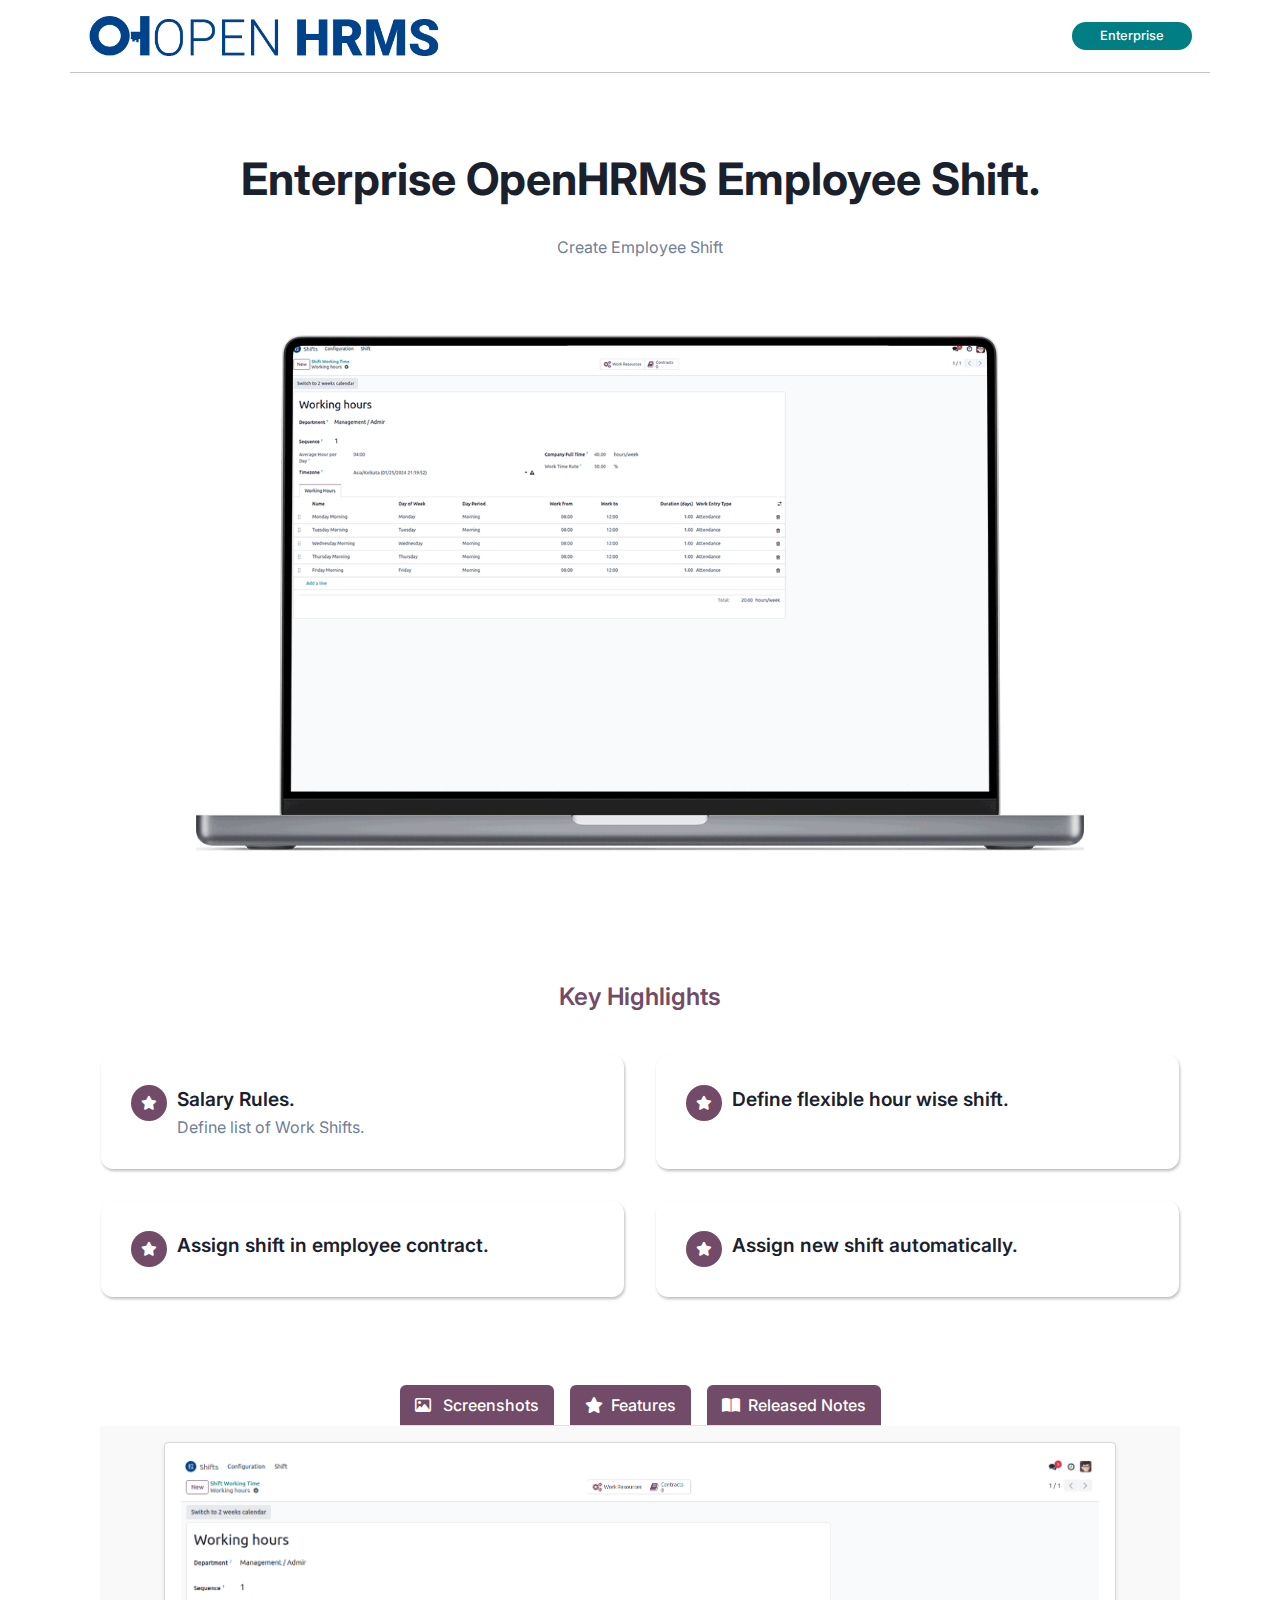
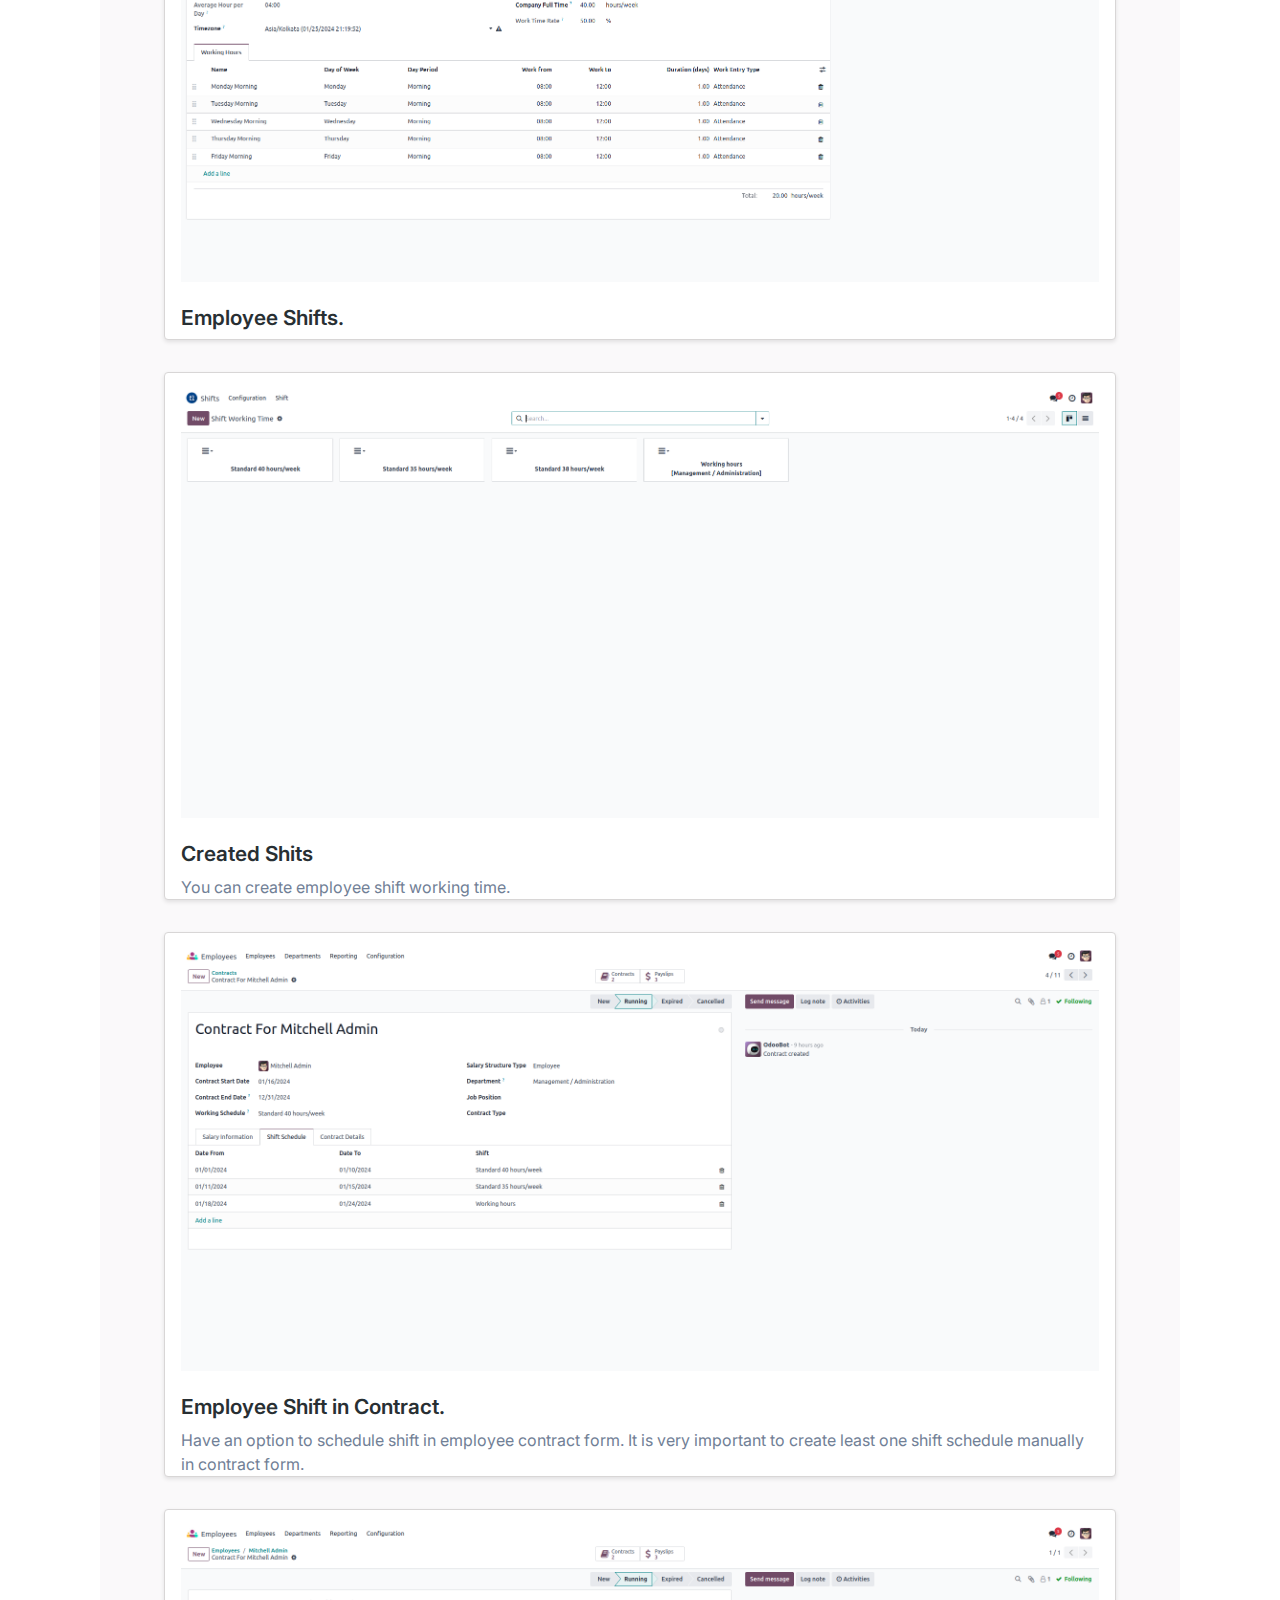
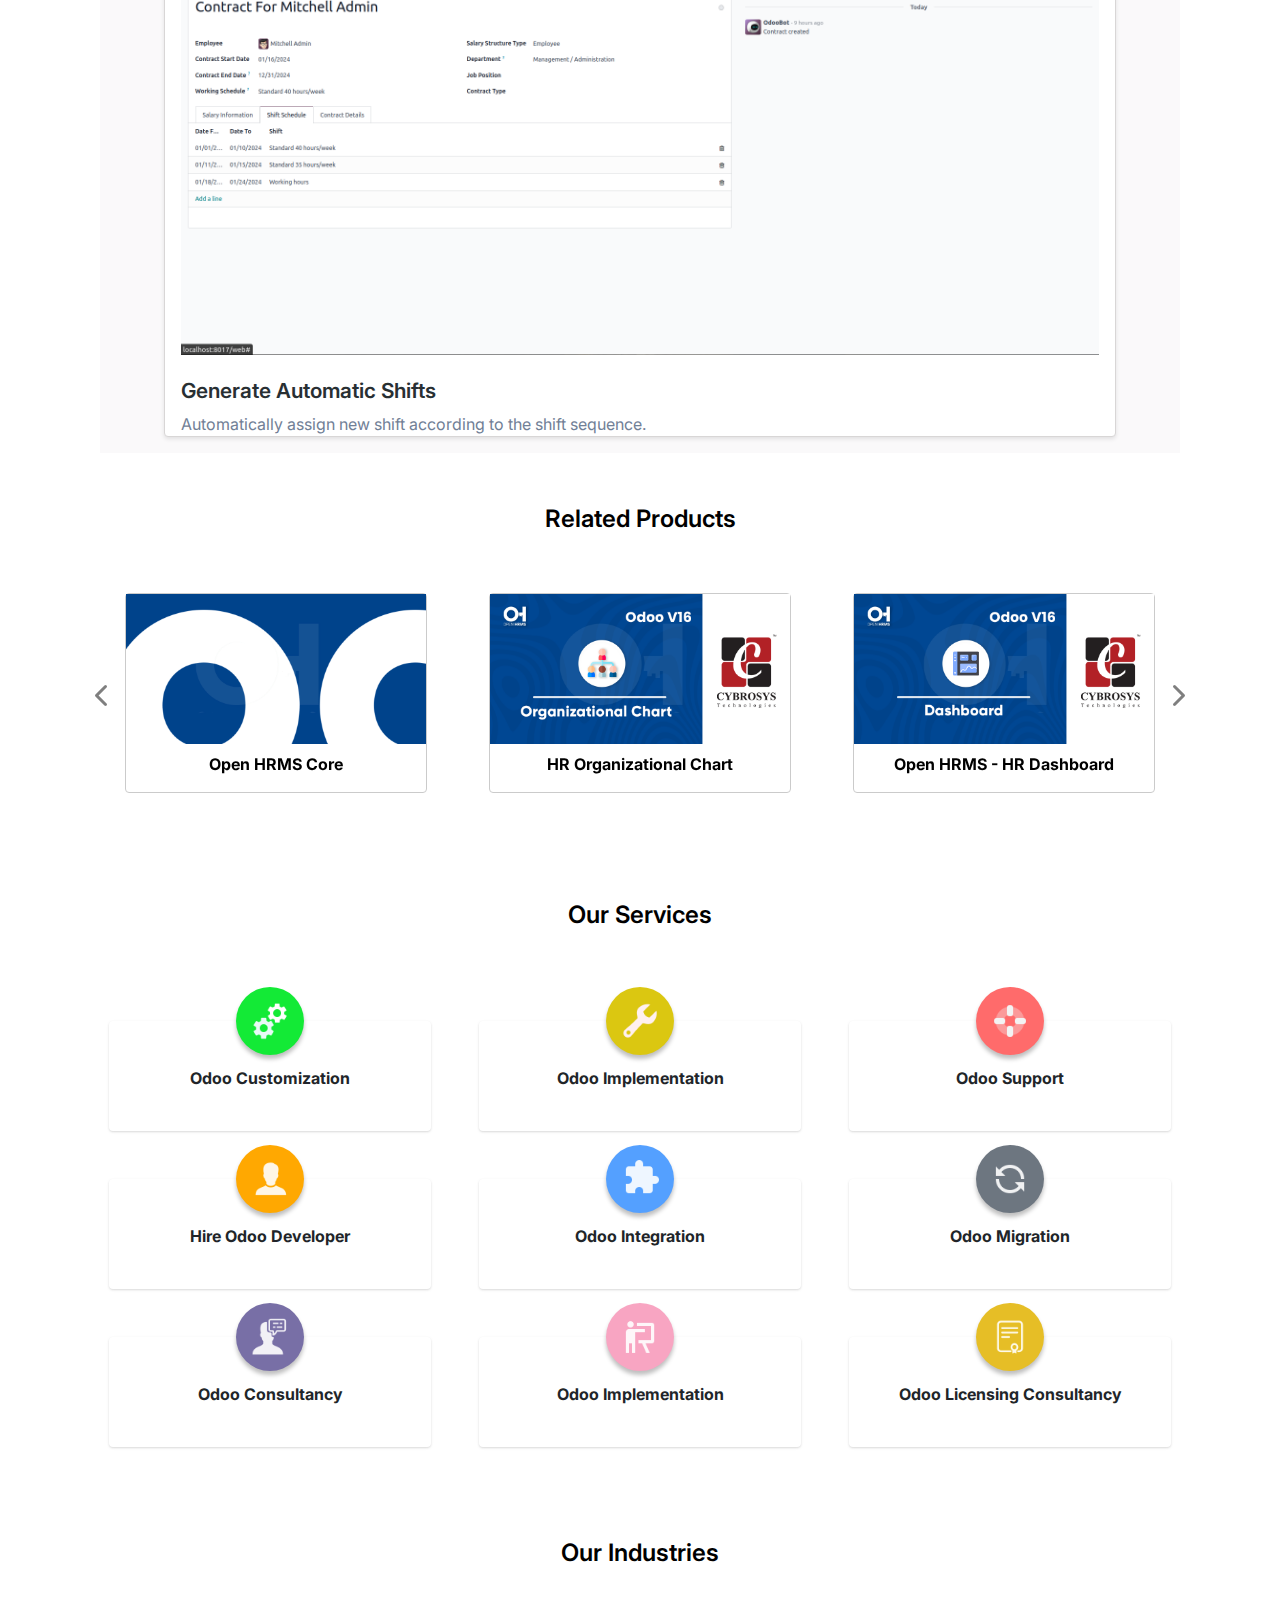
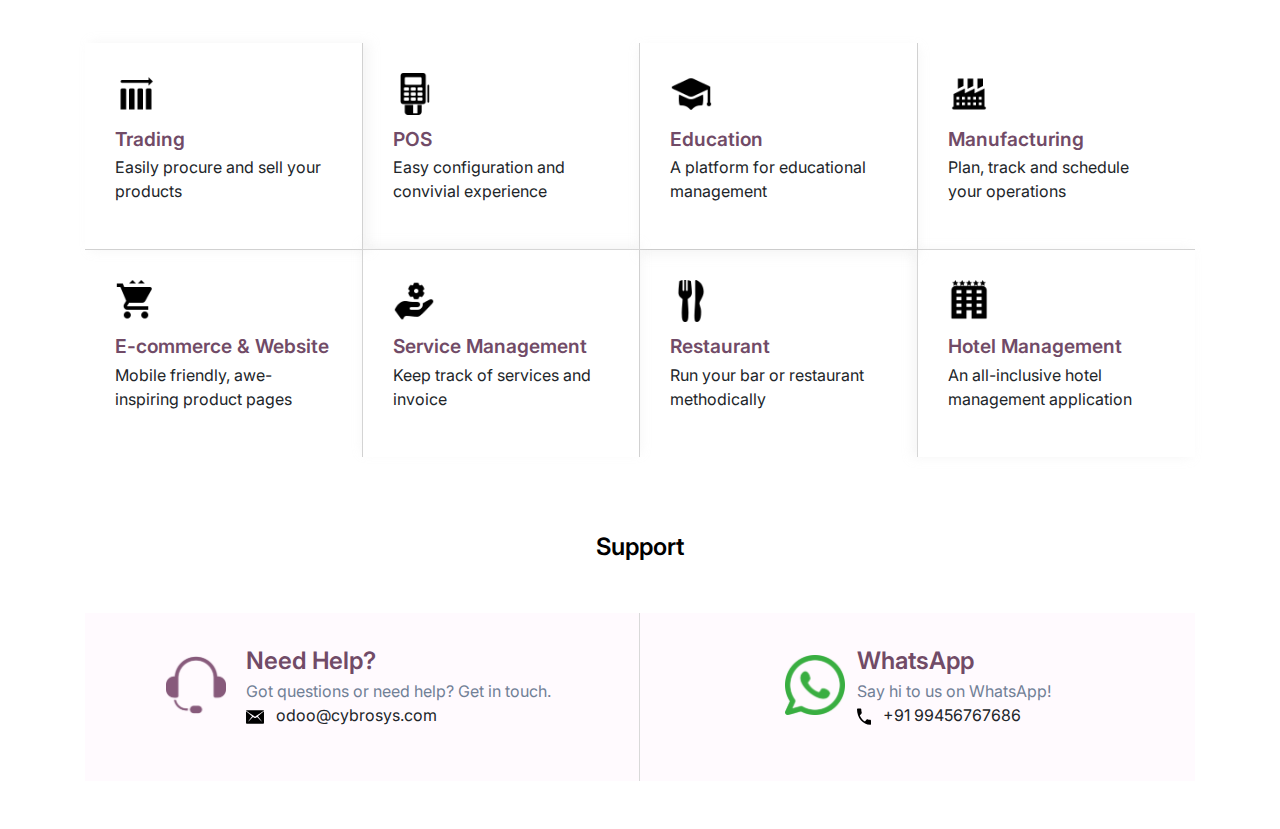
<file: ent_hr_employee_shift/static/description/index.html>
<!DOCTYPE html>
<html lang="en">

<head>
    <meta charset="UTF-8">
    <meta name="viewport" content="width=device-width, initial-scale=1.0">
    <title>Odoo App 3 Index</title>
    <!-- Bootstrap CSS -->
    <link rel="stylesheet"
          href="https://cdn.jsdelivr.net/npm/bootstrap@4.0.0/dist/css/bootstrap.min.css"
          integrity="sha384-Gn5384xqQ1aoWXA+058RXPxPg6fy4IWvTNh0E263XmFcJlSAwiGgFAW/dAiS6JXm"
          crossorigin="anonymous">
    <link rel="stylesheet"
          href="https://cdnjs.cloudflare.com/ajax/libs/font-awesome/6.2.1/css/all.min.css">
    <link rel="preconnect" href="https://fonts.googleapis.com">
    <link rel="preconnect" href="https://fonts.gstatic.com" crossorigin>
    <link href="https://fonts.googleapis.com/css2?family=Inter:wght@400;500;600;700;800&display=swap"
          rel="stylesheet">
</head>
<body>
<section>
    <div class="container"
         style="font-family: 'Inter', sans-serif !important;background-color: #fff !important;">
        <div class="row">
            <div class="col-sm-12 col-md-12 col-lg-12 d-flex justify-content-between flex-wrap align-items-sm-center"
                 style="border-bottom:1px solid rgba(0, 0, 0, 0.22)">
                <div class="my-3">
                    <img src="assets/misc/logo-horizontal (1).png"
                         style="width:auto !important; height:40px !important">
                </div>
                <div class="my-3 d-flex align-items-center">
                    <div class="text-center"
                         style="background-color:#017E84 !important;font-size: 0.8rem !important; color:#fff !important; font-weight:500 !important; padding:4px !important; margin:0 3px !important; border-radius:50px !important; min-width: 120px !important;">
                        Enterprise
                    </div>
                </div>
            </div>
        </div>
        <div class="row">
            <div class="col-sm-12 col-md-12 col-lg-12 text-center d-flex align-items-center flex-column"
                 style="margin: 80px 0px !important;">
                <h1 style="font-size: 2.8rem;font-weight: 700; color:
                    #1A202C;">
                    Enterprise OpenHRMS Employee Shift.</h1>
                <p class="my-3 mb-4"
                   style="max-width: 80%; font-weight: 400 !important; line-height: 32px; color: #718096;">
                    Create Employee Shift
                </p>
                <div style="width: 80%; margin-top: 3rem;">
                    <img src="assets/screenshots/hero.gif"
                         class="img-responsive" width="100%" height="auto">
                </div>
            </div>
        </div>
        <div class="container mt-5 mb-5">
            <div class="col-lg-12 d-flex flex-column justify-content-center align-items-center mt-4">
                <p class="m-0"
                   style="font-weight: 600; font-size: 24px; color:#714b67 !important">
                    Key Highlights
                </p>
            </div>
            <div class="row py-4">
                <div class="col-md-6 col-sm-12 p-3">
                    <div class="d-flex   h-100" style="padding: 30px;border-radius: 12px;
                                    background: #FFF;
                                    box-shadow: 1px 2px 3px 0px rgba(0, 0, 0, 0.25); ">
                        <div style="width: 36px; height: 36px; border-radius: 50%; background: #714B67;
                                    display: flex; justify-content: center; align-items: center;
                                    margin-right: 10px; flex-shrink: 0;">
                            <i class="fa-solid fa-star  "
                               style="color: #fff;font-size:14px;"></i>
                        </div>
                        <div>
                            <p style="color: #1A202C;font-weight: 600;
                                      font-size: 1.2rem; margin-bottom: 2px;">
                                Salary Rules.</p>
                            <p class="m-0" style="color:#718096">Define list of
                                Work Shifts.
                            </p>
                        </div>
                    </div>
                </div>
                <div class="col-md-6 col-sm-12 p-3">
                    <div class="d-flex   h-100" style="padding: 30px;border-radius: 12px;
                                    background: #FFF;
                                    box-shadow: 1px 2px 3px 0px rgba(0, 0, 0, 0.25); ">
                        <div style="width: 36px; height: 36px; border-radius: 50%; background: #714B67;
                                    display: flex; justify-content: center; align-items: center;
                                    margin-right: 10px; flex-shrink: 0;">
                            <i class="fa-solid fa-star  "
                               style="color: #fff;font-size:14px;"></i>
                        </div>
                        <div>
                            <p style="color: #1A202C;font-weight: 600;
                                      font-size: 1.2rem; margin-bottom: 2px;">
                                Define flexible hour wise shift.</p>
                        </div>
                    </div>
                </div>
                <div class="col-md-6 col-sm-12 p-3">
                    <div class="d-flex   h-100" style="padding: 30px;border-radius: 12px;
                                    background: #FFF;
                                    box-shadow: 1px 2px 3px 0px rgba(0, 0, 0, 0.25); ">
                        <div style="width: 36px; height: 36px; border-radius: 50%; background: #714B67;
                                    display: flex; justify-content: center; align-items: center;
                                    margin-right: 10px; flex-shrink: 0;">
                            <i class="fa-solid fa-star  "
                               style="color: #fff;font-size:14px;"></i>
                        </div>
                        <div>
                            <p style="color: #1A202C;font-weight: 600;
                                      font-size: 1.2rem; margin-bottom: 2px;">
                                Assign shift in employee contract.</p>
                        </div>
                    </div>
                </div>
                <div class="col-md-6 col-sm-12 p-3">
                    <div class="d-flex   h-100" style="padding: 30px;border-radius: 12px;
                                    background: #FFF;
                                    box-shadow: 1px 2px 3px 0px rgba(0, 0, 0, 0.25); ">
                        <div style="width: 36px; height: 36px; border-radius: 50%; background: #714B67;
                                    display: flex; justify-content: center; align-items: center;
                                    margin-right: 10px; flex-shrink: 0;">
                            <i class="fa-solid fa-star  "
                               style="color: #fff;font-size:14px;"></i>
                        </div>
                        <div>
                            <p style="color: #1A202C;font-weight: 600;
                                      font-size: 1.2rem; margin-bottom: 2px;">
                                Assign new shift automatically.</p>
                        </div>
                    </div>
                </div>
            </div>
        </div>
        <div class="container rounded">
            <ul class="nav nav-tabs d-flex"
                style="width: fit-content;margin: 0 auto;gap: 1rem;">
                <li class="col text-center py-2 text-nowrap "
                    style="color: #fff; background-color: #714B67;border-radius: 6px 6px 0px 0px;">
                    <a
                            class="active show" data-toggle="tab" href="#tab1"
                            style="color: #fff;font-weight: 500; background-color: #714B67; text-decoration: none;">
                        <i class="fa-regular fa-image  pr-2"
                           style="color: #fff;"></i>
                        Screenshots</a></li>
                <li class="col text-center py-2 text-nowrap "
                    style="color: #fff; background-color: #714B67;border-radius: 6px 6px 0px 0px;">
                    <a
                            data-toggle="tab" href="#tab2"
                            style="color: #fff;font-weight: 500;  text-decoration: none;"><i
                            class="fa-solid fa-star  pr-2"
                            style="color: #fff;"></i>Features</a></li>
                <li class="col text-center py-2 text-nowrap "
                    style="color: #fff; background-color: #714B67;border-radius: 6px 6px 0px 0px;">
                    <a
                            data-toggle="tab" href="#tab3"
                            style="color: #fff;font-weight: 500; text-decoration: none; background-color: #714B67;"><i
                            class="fa-solid fa-book-open  pr-2"
                            style="color: #fff;"></i>Released Notes</a></li>
            </ul>
            <div class="tab-content"
                 style="background-color: rgba(121, 113, 119, 0.04);">
                <div id="tab1" class="tab-pane fade in active show">
                    <div class="col-lg-12 py-2"
                         style="padding: 1rem 4rem !important;">
                        <div
                                style="border: 1px solid #d8d6d6; border-radius: 4px; background: #fff; box-shadow: 0 2px 4px rgba(0, 0, 0, 0.1);">
                            <div class="row justify-content-center p-3 w-100 m-0">
                                <img src="assets/screenshots/1.png"
                                     class="img-responsive" width="100%"
                                     height="auto">
                            </div>
                            <div class="px-3">
                                <h4 class="mt-2"
                                    style=" font-weight:600 !important; color:#282F33 !important; font-size:1.3rem !important">
                                    Employee Shifts.</h4>
                            </div>
                        </div>
                    </div>
                    <div class="col-lg-12 py-2"
                         style="padding: 1rem 4rem !important;">
                        <div
                                style="border: 1px solid #d8d6d6; border-radius: 4px;  background: #fff; box-shadow: 0 2px 4px rgba(0, 0, 0, 0.1);">
                            <div class="row justify-content-center p-3 w-100 m-0">
                                <img src="assets/screenshots/2.png"
                                     class="img-responsive" width="100%"
                                     height="auto">
                            </div>
                            <div class="px-3">
                                <h4 class="mt-2"
                                    style=" font-weight:600 !important; color:#282F33 !important; font-size:1.3rem !important">
                                    Created Shits</h4>
                                <p class="m-0" style="color:#718096"> You can
                                    create employee shift working time.
                                </p>
                            </div>
                        </div>
                    </div>
                    <div class="col-lg-12 py-2"
                         style="padding: 1rem 4rem !important;">
                        <div
                                style="border: 1px solid #d8d6d6; border-radius: 4px;  background: #fff; box-shadow: 0 2px 4px rgba(0, 0, 0, 0.1);">
                            <div class="row justify-content-center p-3 w-100 m-0">
                                <img src="assets/screenshots/4.png"
                                     class="img-responsive" width="100%"
                                     height="auto">
                            </div>
                            <div class="px-3">
                                <h4 class="mt-2"
                                    style=" font-weight:600 !important; color:#282F33 !important; font-size:1.3rem !important">
                                    Employee Shift in Contract.</h4>
                                <p class="m-0" style="color:#718096"> Have an
                                    option to schedule shift in employee
                                    contract form. It is very important to
                                    create least one shift schedule manually
                                    in contract form.
                                </p>
                            </div>
                        </div>
                    </div>

                    <div class="col-lg-12 py-2"
                         style="padding: 1rem 4rem !important;">
                        <div
                                style="border: 1px solid #d8d6d6; border-radius: 4px;  background: #fff; box-shadow: 0 2px 4px rgba(0, 0, 0, 0.1);">
                            <div class="row justify-content-center p-3 w-100 m-0">
                                <img src="assets/screenshots/3.png"
                                     class="img-responsive" width="100%"
                                     height="auto">
                            </div>
                            <div class="px-3">
                                <h4 class="mt-2"
                                    style=" font-weight:600 !important; color:#282F33 !important; font-size:1.3rem !important">
                                    Generate Automatic Shifts</h4>
                                <p class="m-0" style="color:#718096">
                                    Automatically assign new shift according to
                                    the shift sequence.
                                </p>
                            </div>
                        </div>
                    </div>
                </div>
                <div id="tab2" class="tab-pane fade">
                    <div class="col-mg-12" style="padding: 1rem 4rem;">
                        <ul style="list-style: none; padding: 1rem 0;font-weight: 500;">
                            <li class="py-3"
                                style="font-weight: 500;background-color: #fff; border-radius: 4px; padding: 1rem; margin-bottom: 1rem; box-shadow: 0 2px 4px rgba(0, 0, 0, 0.1);">
                                    <span style="margin-right: 12px;"><img
                                            src="assets/misc/star (1) 2.svg"
                                            alt=""
                                            width="16px"></span>Salary Rules.
                            </li>
                            <li class="py-3"
                                style="font-weight: 500;background-color: #fff; border-radius: 4px; padding: 1rem; margin-bottom: 1rem; box-shadow: 0 2px 4px rgba(0, 0, 0, 0.1);">
                                    <span style="margin-right: 12px;"><img
                                            src="assets/misc/star (1) 2.svg"
                                            alt=""
                                            width="16px"></span>Salary
                                Structure.
                            </li>
                            <li class="py-3"
                                style="font-weight: 500;background-color: #fff; border-radius: 4px; padding: 1rem; margin-bottom: 1rem; box-shadow: 0 2px 4px rgba(0, 0, 0, 0.1);">
                                    <span style="margin-right: 12px;"><img
                                            src="assets/misc/star (1) 2.svg"
                                            alt=""
                                            width="16px"></span>Employee Pay
                                Slips.
                                <ul style="list-style: none;font-weight: 400; color:#718096">
                                    <li>
                                    </li>
                                </ul>
                            </li>

                        </ul>
                    </div>
                </div>
                <div id="tab3" class="tab-pane fade">
                    <div class="col-mg-12 active" style="padding: 1rem 4rem;">
                        <div class="py-3"
                             style="font-weight: 500;background-color: #fff; border-radius: 4px; padding: 1rem; box-shadow: 0 2px 4px rgba(0, 0, 0, 0.1);">
                            <div class="d-flex mb-3"
                                 style="font-size: 0.8rem; font-weight: 500;"><span>Version
                                        17.0.1.0.0</span><span
                                    class="px-2">|</span><span
                                    style="color: #714B67;font-weight: 600;">Released on:27th March 2024</span>
                            </div>
                            <p class="m-0"
                               style=" color:#718096!important; font-size:1rem !important;line-height: 28px;">

                                Initial commit for Enterprise Open HRMS Employee Shift
                            </p>
                        </div>
                    </div>
                </div>
            </div>
        </div>
        <div class="container mt-5">
            <div class="col-lg-12 d-flex flex-column justify-content-center align-items-center mt-5">
                <p class="m-0"
                   style="font-weight: 600; font-size: 24px; color:#000 !important">
                    Related Products</p>
            </div>
        </div>
        <div id="myCarousel" class="carousel slide py-3" data-ride="carousel">
            <div class="carousel-inner">
                <div class="carousel-item active">
                    <div class="row p-4">
                        <div class="col">
                            <div class="p-3">
                                <a href="https://apps.odoo.com/apps/modules/16.0/ohrms_core/"
                                   style="color: #000; text-decoration: none;">
                                    <div style="border:1px solid #CBCBCB !important;border-radius: 4px;">
                                        <div style="width: 300px; ">
                                            <img src="assets/modules/1.gif"
                                                 alt="" width="100%"
                                                 height="auto">

                                        </div>
                                        <p class="text-center pt-2 text-black font-weight-bold">
                                            Open HRMS Core</p>
                                    </div>
                                </a>
                            </div>
                        </div>
                        <div class="col">
                            <div class="p-3">
                                <a href="https://apps.odoo.com/apps/modules/16.0/hr_organizational_chart/"
                                   style="color: #000; text-decoration: none;">
                                    <div style="border:1px solid #CBCBCB !important;border-radius: 4px;">
                                        <div style="width: 300px; ">
                                            <img src="assets/modules/2.png"
                                                 alt="" width="100%"
                                                 height="auto">

                                        </div>
                                        <p class="text-center pt-2 text-black font-weight-bold">
                                            HR Organizational Chart</p>
                                    </div>
                                </a>
                            </div>
                        </div>
                        <div class="col">
                            <div class="p-3">
                                <a href="https://apps.odoo.com/apps/modules/16.0/hrms_dashboard/"
                                   style="color: #000; text-decoration: none;">
                                    <div style="border:1px solid #CBCBCB !important;border-radius: 4px;">
                                        <div style="width: 300px; ">
                                            <img src="assets/modules/3.png"
                                                 alt="" width="100%"
                                                 height="auto">

                                        </div>
                                        <p class="text-center pt-2 text-black font-weight-bold">
                                            Open HRMS - HR Dashboard</p>
                                    </div>
                                </a>
                            </div>
                        </div>
                    </div>
                </div>
                <div class="carousel-item">
                    <div class="row p-4">
                        <div class="col">
                            <div class="p-3">
                                <a href="https://apps.odoo.com/apps/modules/16.0/oh_appraisal/"
                                   style="color: #000; text-decoration: none;">
                                    <div style="border:1px solid #CBCBCB !important;border-radius: 4px;">
                                        <div style="width: 300px; ">
                                            <img src="assets/modules/4.png"
                                                 alt="" width="100%"
                                                 height="auto">

                                        </div>
                                        <p class="text-center pt-2 text-black font-weight-bold">
                                            Open HRMS Employee Appraisal</p>
                                    </div>
                                </a>
                            </div>
                        </div>
                        <div class="col">
                            <div class="p-3">
                                <a href="https://apps.odoo.com/apps/modules/16.0/ohrms_salary_advance/"
                                   style="color: #000; text-decoration: none;">
                                    <div style="border:1px solid #CBCBCB !important;border-radius: 4px;">
                                        <div style="width: 300px;">
                                            <img src="assets/modules/5.png"
                                                 alt="" width="100%"
                                                 height="auto">

                                        </div>
                                        <p class="text-center pt-2 text-black font-weight-bold">
                                            Open HRMS Advance Salary</p>
                                    </div>
                                </a>
                            </div>
                        </div>
                        <div class="col">
                            <div class="p-3">
                                <a href="https://apps.odoo.com/apps/modules/16.0/ohrms_loan/"
                                   style="color: #000; text-decoration: none;">
                                    <div style="border:1px solid #CBCBCB !important;border-radius: 4px;">
                                        <div style="width: 300px;">
                                            <img src="assets/modules/6.png"
                                                 alt="" width="100%"
                                                 height="auto">
                                        </div>
                                        <p class="text-center pt-2 text-black font-weight-bold">
                                            Open HRMS Loan Management</p>
                                    </div>
                                </a>
                            </div>
                        </div>
                    </div>
                </div>
            </div>
            <a class="carousel-control-prev" href="#myCarousel"
               data-slide="prev" style="width: 35px; color: #000;">
                    <span class="carousel-control-prev-icon">
                        <i class="fa fa-chevron-left"
                           style="font-size: 24px;"></i>
                    </span>
            </a>
            <a class="carousel-control-next" href="#myCarousel"
               data-slide="next" style="width: 35px; color: #000;">
                    <span class="carousel-control-next-icon">
                        <i class="fa fa-chevron-right"
                           style="font-size: 24px;"></i>
                    </span>
            </a>
        </div>
        <div class="container mt-5">
            <div class="col-lg-12 d-flex flex-column justify-content-center align-items-center mt-4">
                <p class="m-0"
                   style="font-weight: 600; font-size: 24px; color:#000 !important">
                    Our Services</p>

            </div>
        </div>
        <div class="container my-5">
            <div class="row py-3">
                <div class="col-md-4 col-sm-6 px-4 py-4">
                    <div
                            style="background-color: #fff; padding: 25px; text-align: center;  box-shadow: rgba(0, 0, 0, 0.1) 0px 1px 3px 0px, rgba(0, 0, 0, 0.06) 0px 1px 2px 0px; position: relative;border-radius: 4px;">
                        <div style="position: absolute; top: 0%; left: 50%; transform: translate(-50%, -50%);">
                            <div style="background-color:#13EA36 ; border-radius: 50%; padding: 15px;    width: 68px;
                                    height: 68px; display: inline-block; box-shadow:0px 4px 4px rgba(0, 0, 0, 0.25);">
                                <img src="assets/icons/cogs.png"
                                     alt="service-icon" width="38px"
                                     height="auto">
                            </div>
                        </div>
                        <p style="margin-top: 20px; font-weight: bold;">Odoo
                            Customization</p>
                    </div>
                </div>
                <div class="col-md-4 col-sm-6 px-4 py-4">
                    <div
                            style="background-color: #fff; padding: 25px; text-align: center; box-shadow: rgba(0, 0, 0, 0.1) 0px 1px 3px 0px, rgba(0, 0, 0, 0.06) 0px 1px 2px 0px; position: relative;border-radius: 4px;">
                        <div style="position: absolute; top: 0%; left: 50%; transform: translate(-50%, -50%);">
                            <div style="background-color:#DBC711; border-radius: 50%; padding: 15px;    width: 68px;
                                    height: 68px; display: inline-block; box-shadow:0px 4px 4px rgba(0, 0, 0, 0.25);">
                                <img src="assets/icons/wrench.png"
                                     alt="service-icon" width="38px"
                                     height="auto">
                            </div>
                        </div>
                        <p style="margin-top: 20px; font-weight: bold;">Odoo
                            Implementation</p>
                    </div>
                </div>
                <div class="col-md-4 col-sm-6 px-4 py-4">
                    <div
                            style="background-color: #fff; padding: 25px; text-align: center;  box-shadow: rgba(0, 0, 0, 0.1) 0px 1px 3px 0px, rgba(0, 0, 0, 0.06) 0px 1px 2px 0px; position: relative; border-radius: 4px;">
                        <div style="position: absolute; top: 0%; left: 50%; transform: translate(-50%, -50%);">
                            <div style="background-color:#FF6B6B ; border-radius: 50%; padding: 15px;    width: 68px;
                                    height: 68px; display: inline-block; box-shadow:0px 4px 4px rgba(0, 0, 0, 0.25);">
                                <img src="assets/icons/lifebuoy.png"
                                     alt="service-icon" width="38px"
                                     height="auto">
                            </div>
                        </div>
                        <p style="margin-top: 20px; font-weight: bold;">Odoo
                            Support</p>
                    </div>
                </div>
                <div class="col-md-4 col-sm-6 px-4 py-4">
                    <div
                            style="background-color: #fff; padding: 25px; text-align: center; box-shadow: rgba(0, 0, 0, 0.1) 0px 1px 3px 0px, rgba(0, 0, 0, 0.06) 0px 1px 2px 0px; position: relative; border-radius: 4px;">
                        <div style="position: absolute; top: 0%; left: 50%; transform: translate(-50%, -50%);">
                            <div style="background-color:#FFA801 ; border-radius: 50%; padding: 15px;    width: 68px;
                                    height: 68px; display: inline-block; box-shadow:0px 4px 4px rgba(0, 0, 0, 0.25);">
                                <img src="assets/icons/user.png"
                                     alt="service-icon" width="38px"
                                     height="auto">
                            </div>
                        </div>
                        <p style="margin-top: 20px; font-weight: bold;">Hire
                            Odoo Developer</p>
                    </div>
                </div>
                <div class="col-md-4 col-sm-6 px-4 py-4">
                    <div
                            style="background-color: #fff; padding: 25px; text-align: center;  box-shadow: rgba(0, 0, 0, 0.1) 0px 1px 3px 0px, rgba(0, 0, 0, 0.06) 0px 1px 2px 0px; position: relative; border-radius: 4px;">

                        <div style="position: absolute; top: 0%; left: 50%; transform: translate(-50%, -50%);">
                            <div style="background-color:#54A0FF; border-radius: 50%; padding: 15px;    width: 68px;
                                    height: 68px; display: inline-block; box-shadow:0px 4px 4px rgba(0, 0, 0, 0.25);">
                                <img src="assets/icons/puzzle.png"
                                     alt="service-icon" width="38px"
                                     height="auto">
                            </div>
                        </div>
                        <p style="margin-top: 20px; font-weight: bold;">Odoo
                            Integration</p>
                    </div>
                </div>
                <div class="col-md-4 col-sm-6 px-4 py-4">
                    <div
                            style="background-color: #fff; padding: 25px; text-align: center;  box-shadow: rgba(0, 0, 0, 0.1) 0px 1px 3px 0px, rgba(0, 0, 0, 0.06) 0px 1px 2px 0px; position: relative;border-radius: 4px;">
                        <div style="position: absolute; top: 0%; left: 50%; transform: translate(-50%, -50%);">
                            <div style="background-color:#6D7680 ; border-radius: 50%; padding: 15px;    width: 68px;
                                    height: 68px; display: inline-block; box-shadow:0px 4px 4px rgba(0, 0, 0, 0.25);">
                                <img src="assets/icons/update.png"
                                     alt="service-icon" width="38px"
                                     height="auto">
                            </div>
                        </div>
                        <p style="margin-top: 20px; font-weight: bold;">Odoo
                            Migration</p>
                    </div>
                </div>
                <div class="col-md-4 col-sm-6 px-4 py-4">
                    <div
                            style="background-color: #fff; padding: 25px; text-align: center;  box-shadow: rgba(0, 0, 0, 0.1) 0px 1px 3px 0px, rgba(0, 0, 0, 0.06) 0px 1px 2px 0px; position: relative;border-radius: 4px;">
                        <div style="position: absolute; top: 0%; left: 50%; transform: translate(-50%, -50%);">
                            <div style="background-color:#786FA6 ; border-radius: 50%; padding: 15px;    width: 68px;
                                    height: 68px; display: inline-block; box-shadow:0px 4px 4px rgba(0, 0, 0, 0.25);">
                                <img src="assets/icons/consultation.png"
                                     alt="service-icon" width="38px"
                                     height="auto">
                            </div>
                        </div>
                        <p style="margin-top: 20px; font-weight: bold;">Odoo
                            Consultancy</p>
                    </div>
                </div>
                <div class="col-md-4 col-sm-6 px-4 py-4">
                    <div
                            style="background-color: #fff; padding: 25px; text-align: center; box-shadow: rgba(0, 0, 0, 0.1) 0px 1px 3px 0px, rgba(0, 0, 0, 0.06) 0px 1px 2px 0px;position: relative;border-radius: 4px;">
                        <div style="position: absolute; top: 0%; left: 50%; transform: translate(-50%, -50%);">
                            <div style="background-color:#F8A5C2 ; border-radius: 50%; padding: 15px;    width: 68px;
                                    height: 68px; display: inline-block; box-shadow:0px 4px 4px rgba(0, 0, 0, 0.25);">
                                <img src="assets/icons/training.png"
                                     alt="service-icon" width="38px"
                                     height="auto">
                            </div>
                        </div>
                        <p style="margin-top: 20px; font-weight: bold;">Odoo
                            Implementation</p>
                    </div>
                </div>
                <div class="col-md-4 col-sm-6 px-4 py-4">
                    <div
                            style="background-color: #fff; padding: 25px; text-align: center;  box-shadow: rgba(0, 0, 0, 0.1) 0px 1px 3px 0px, rgba(0, 0, 0, 0.06) 0px 1px 2px 0px; position: relative;border-radius: 4px;">
                        <div style="position: absolute; top: 0%; left: 50%; transform: translate(-50%, -50%);">
                            <div style="background-color:#E6BE26; border-radius: 50%; padding: 15px;    width: 68px;
                                    height: 68px; display: inline-block; box-shadow:0px 4px 4px rgba(0, 0, 0, 0.25);">
                                <img src="assets/icons/license.png"
                                     alt="service-icon" width="38px"
                                     height="auto">
                            </div>
                        </div>
                        <p style="margin-top: 20px; font-weight: bold;">Odoo
                            Licensing Consultancy</p>
                    </div>
                </div>
            </div>
        </div>
        <div class="container mt-5">
            <div class="col-lg-12 d-flex flex-column justify-content-center align-items-center mt-4">
                <p class="m-0"
                   style="font-weight: 600; font-size: 24px; color:#000 !important">
                    Our Industries</p>

            </div>
        </div>
        <div class="container">
            <div class="row my-5 py-4">
                <div class="col-md-3 col-sm-6 p-0">
                    <div class="d-flex flex-column h-100 "
                         style="border-right: 1px solid rgb(209, 209, 209); border-bottom: 1px solid  rgb(209, 209, 209); padding: 30px; box-shadow: 6px 0 10px rgba(228, 227, 227, 0.373);">
                        <img src="assets/icons/trading-black.png" width="42px"
                             height="auto" alt="">
                        <p style="color: #714B67;font-weight: 600; margin-top: 10px;
                           font-size: 1.2rem; margin-bottom: 2px;">Trading</p>
                        <p>Easily procure and sell your products</p>
                    </div>
                </div>
                <div class="col-md-3 col-sm-6  p-0">
                    <div class="d-flex flex-column h-100"
                         style="border-right: 1px solid rgb(209, 209, 209);border-bottom: 1px solid  rgb(209, 209, 209); padding: 30px;">
                        <img src="assets/icons/pos-black.png" width="42px"
                             height="auto" alt="">
                        <p style="color: #714B67;font-weight: 600; margin-top: 10px;
                            font-size: 1.2rem; margin-bottom: 2px;">POS</p>
                        <p>Easy configuration and convivial experience</p>
                    </div>
                </div>
                <div class="col-md-3 col-sm-6  p-0">
                    <div class="d-flex flex-column h-100"
                         style="border-right: 1px solid  rgb(209, 209, 209);border-bottom: 1px solid   rgba(0, 0, 0, 0.2); padding: 30px; box-shadow: 0 5px 10px  rgba(228, 227, 227, 0.373)">
                        <img src="assets/icons/education-black.png" width="42px"
                             height="auto" alt="">
                        <p style="color: #714B67;font-weight: 600; margin-top: 10px;
                            font-size: 1.2rem; margin-bottom: 2px;">
                            Education</p>
                        <p>A platform for educational management</p>
                    </div>
                </div>
                <div class="col-md-3 col-sm-6  p-0">
                    <div class="d-flex flex-column h-100"
                         style="border-bottom: 1px solid  rgb(209, 209, 209); padding: 30px; ">
                        <img src="assets/icons/manufacturing-black.png"
                             width="42px" height="auto" alt="">
                        <p style="color: #714B67;font-weight: 600; margin-top: 10px;
                            font-size: 1.2rem; margin-bottom: 2px;">
                            Manufacturing</p>
                        <p>Plan, track and schedule your operations</p>
                    </div>
                </div>
                <div class="col-md-3 col-sm-6 p-0">
                    <div class="d-flex flex-column h-100"
                         style="border-right: 1px solid  rgb(209, 209, 209); padding: 30px;">
                        <img src="assets/icons/ecom-black.png" width="42px"
                             height="auto" alt="">
                        <p style="color: #714B67;font-weight: 600; margin-top: 10px;
                            font-size: 1.2rem; margin-bottom: 2px;">E-commerce &
                            Website</p>
                        <p>Mobile friendly, awe-inspiring product pages</p>
                    </div>
                </div>
                <div class="col-md-3 col-sm-6   p-0">
                    <div class="d-flex flex-column h-100"
                         style="border-right: 1px solid  rgb(209, 209, 209); padding: 30px;box-shadow: 0 -5px 10px  rgba(228, 227, 227, 0.373);">
                        <img src="assets/icons/service-black.png" width="42px"
                             height="auto" alt="">
                        <p style="color: #714B67;font-weight: 600; margin-top: 10px;
                            font-size: 1.2rem; margin-bottom: 2px;">Service
                            Management</p>
                        <p>Keep track of services and invoice</p>
                    </div>
                </div>
                <div class="col-md-3 col-sm-6    p-0">
                    <div class="d-flex flex-column h-100"
                         style="border-right: 1px solid  rgb(209, 209, 209); padding: 30px; ">
                        <img src="assets/icons/restaurant-black.png"
                             width="42px" height="auto" alt="">
                        <p style="color: #714B67;font-weight: 600; margin-top: 10px;
                            font-size: 1.2rem; margin-bottom: 2px;">
                            Restaurant</p>
                        <p>Run your bar or restaurant methodically</p>
                    </div>
                </div>
                <div class="col-md-3 col-sm-6   p-0">
                    <div class="d-flex flex-column h-100"
                         style=" padding: 30px;box-shadow: -5px 0 10px  rgba(228, 227, 227, 0.373);">
                        <img src="assets/icons/hotel-black.png" width="42px"
                             height="auto" alt="">
                        <p style="color: #714B67;font-weight: 600; margin-top: 10px;
                            font-size: 1.2rem; margin-bottom: 2px;">Hotel
                            Management</p>
                        <p>An all-inclusive hotel management application</p>
                    </div>
                </div>
            </div>
        </div>
        <div class="container mt-5">
            <div class="col-lg-12 d-flex flex-column justify-content-center align-items-center mt-5">
                <p class="m-0"
                   style="font-weight: 600; font-size: 24px; color:#000 !important">
                    Support</p>
            </div>
        </div>
        <div class="container my-5">
            <div class="row" style="background-color: #FFFAFE;">
                <div class="col-md-6 pb-4  d-flex align-items-center justify-content-center"
                     style="border-right: 1px solid #D9D9D9;">
                    <div style="padding: 30px;">
                        <div class="d-flex align-items-center">
                            <img src="assets/misc/support (1) 1.svg" alt=""
                                 width="60px" style="margin-right: 12px;">
                            <div style="padding: 0px 8px;">
                                    <span
                                            style="color: #714B67;font-size: 24px;font-weight: 600;padding-bottom: 1rem;">Need
                                        Help?</span>
                                <p class="m-0" style="color:#718096;">Got
                                    questions or need help? Get in touch.</p>
                                <div style="font-weight: 400;"><span><img
                                        src="assets/misc/support-email.svg"
                                        alt=""
                                        width="18px"
                                        style="filter: invert(1);margin-right: 0.8rem;"></span>odoo@cybrosys.com
                                </div>
                            </div>
                        </div>
                    </div>
                </div>
                <div class="col-md-6 pb-4 d-flex align-items-center justify-content-center">
                    <div style="padding: 30px;">
                        <div class="d-flex align-items-center">
                            <img src="assets/misc/whatsapp 1.svg" alt=""
                                 width="60px" style="margin-right: 12px;">
                            <div>
                                <span style="color: #714B67;font-size: 24px;font-weight: 600;">WhatsApp</span>
                                <p class="m-0" style="color:#718096;">Say hi to
                                    us on WhatsApp!</p>
                                <div style="font-weight: 400; font-size: 16px;"><span><img
                                        src="assets/misc/phone.svg"
                                        alt="" width="14px"
                                        style="filter: invert(1); margin-right: 0.8rem;"></span>+91
                                    99456767686
                                </div>
                            </div>
                        </div>
                    </div>
                </div>
            </div>
        </div>
    </div>
</section>
<!-- Optional JavaScript -->
<!-- jQuery first, then Popper.js, then Bootstrap JS -->
<script src="https://ajax.googleapis.com/ajax/libs/jquery/3.5.1/jquery.min.js"></script>
<script src="https://maxcdn.bootstrapcdn.com/bootstrap/4.5.2/js/bootstrap.min.js"></script>
</body>
</html>
</file>
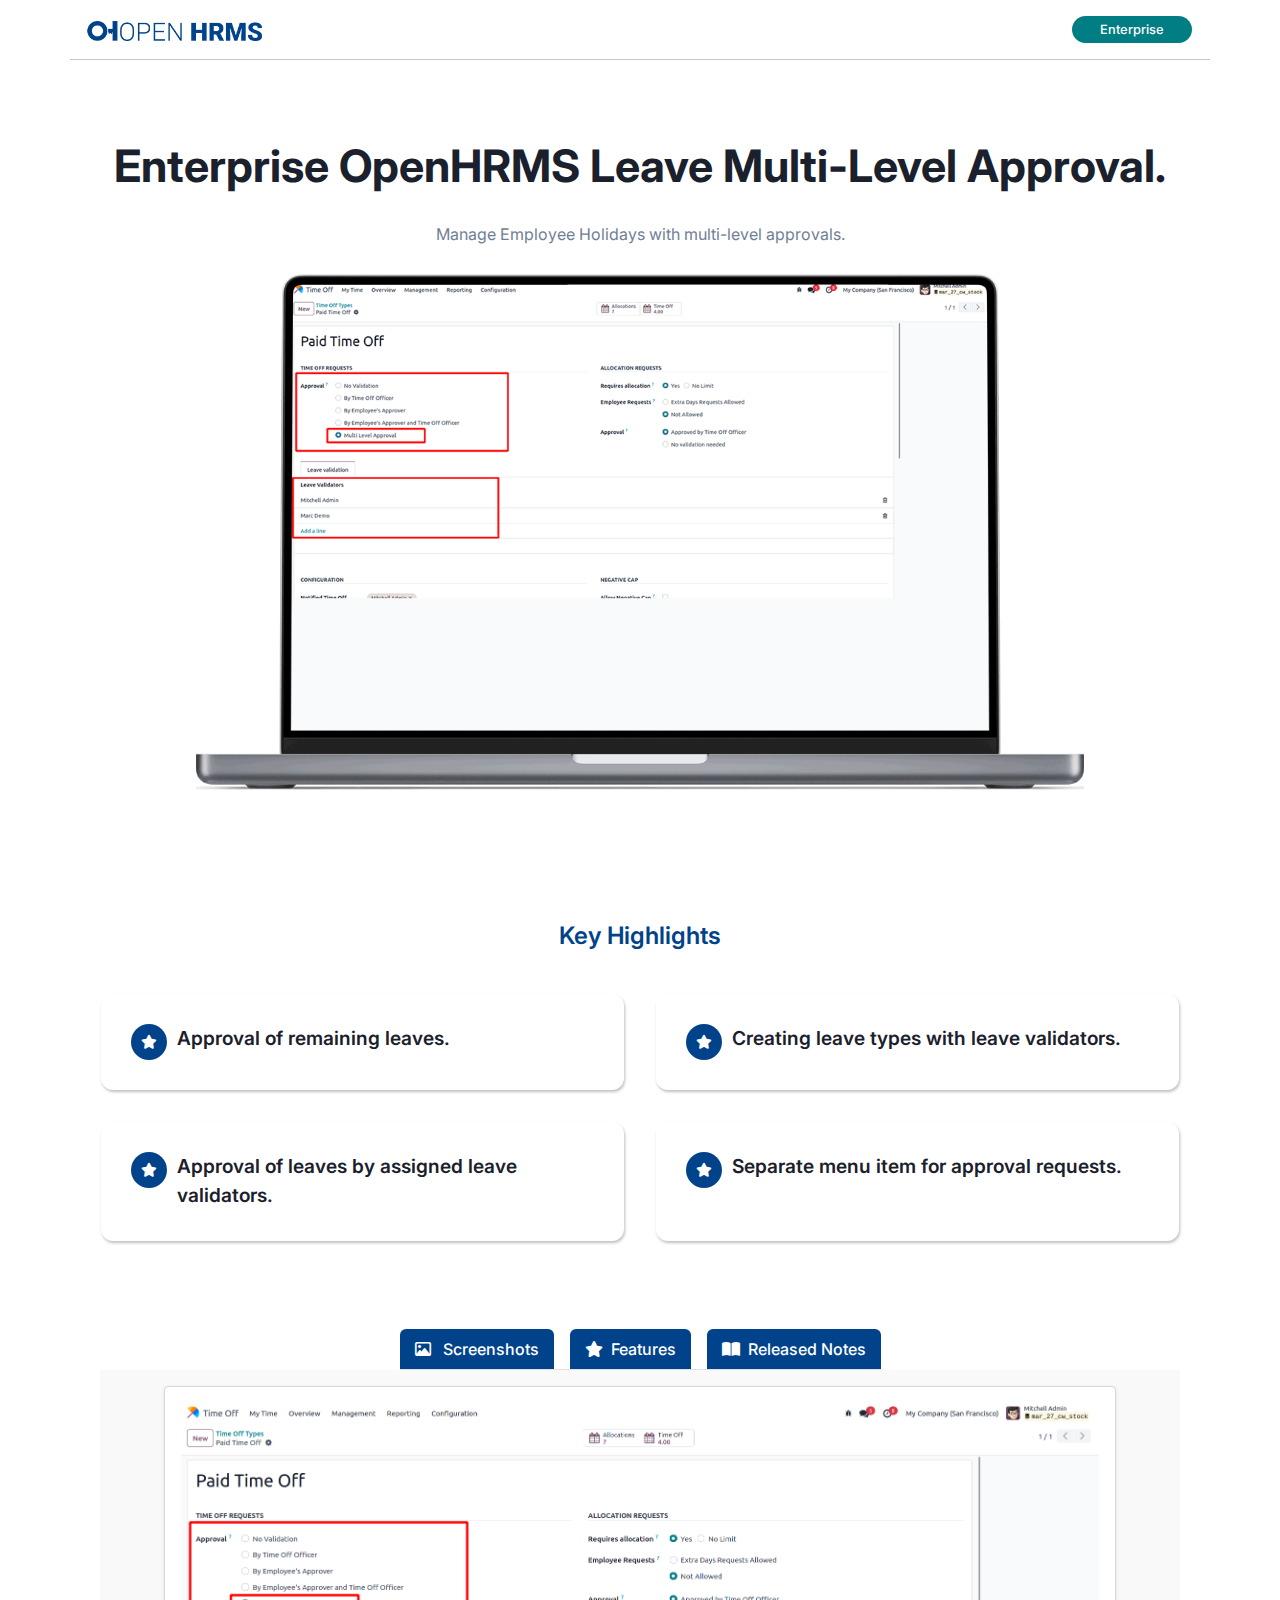
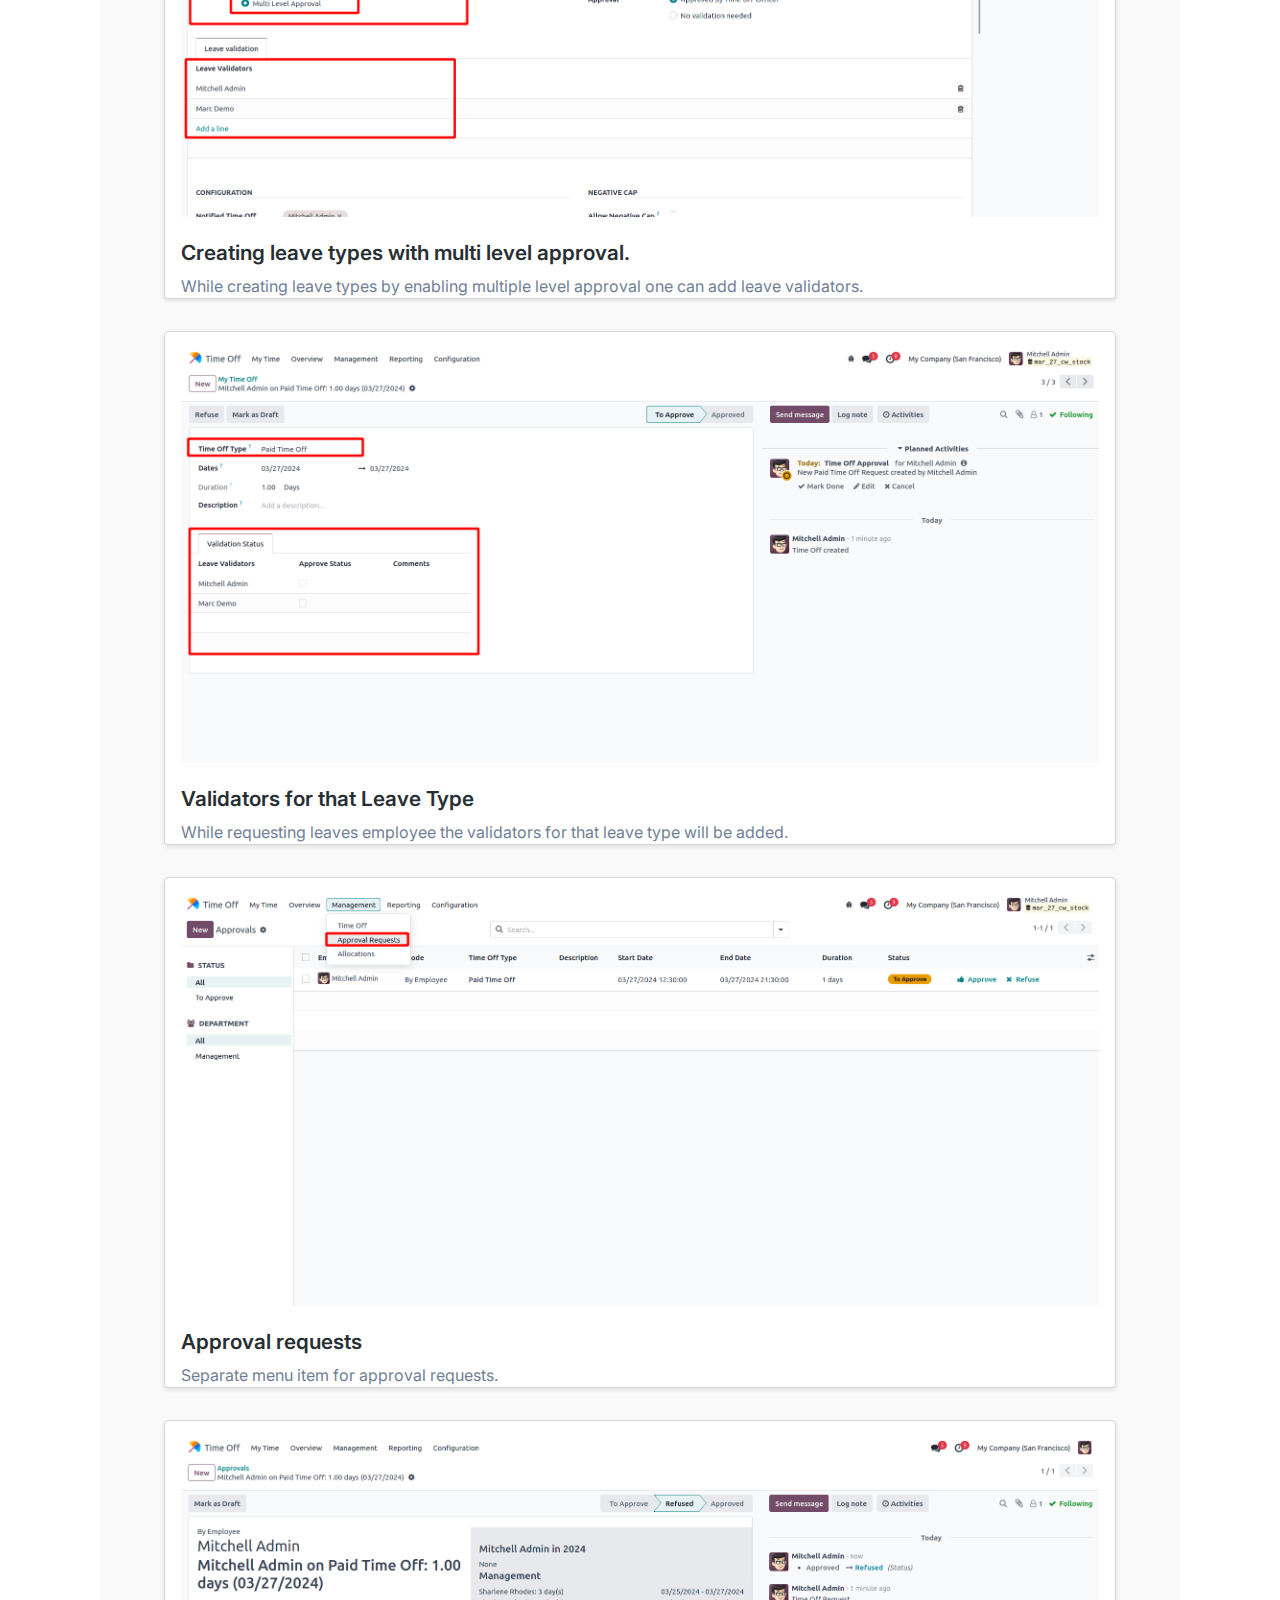
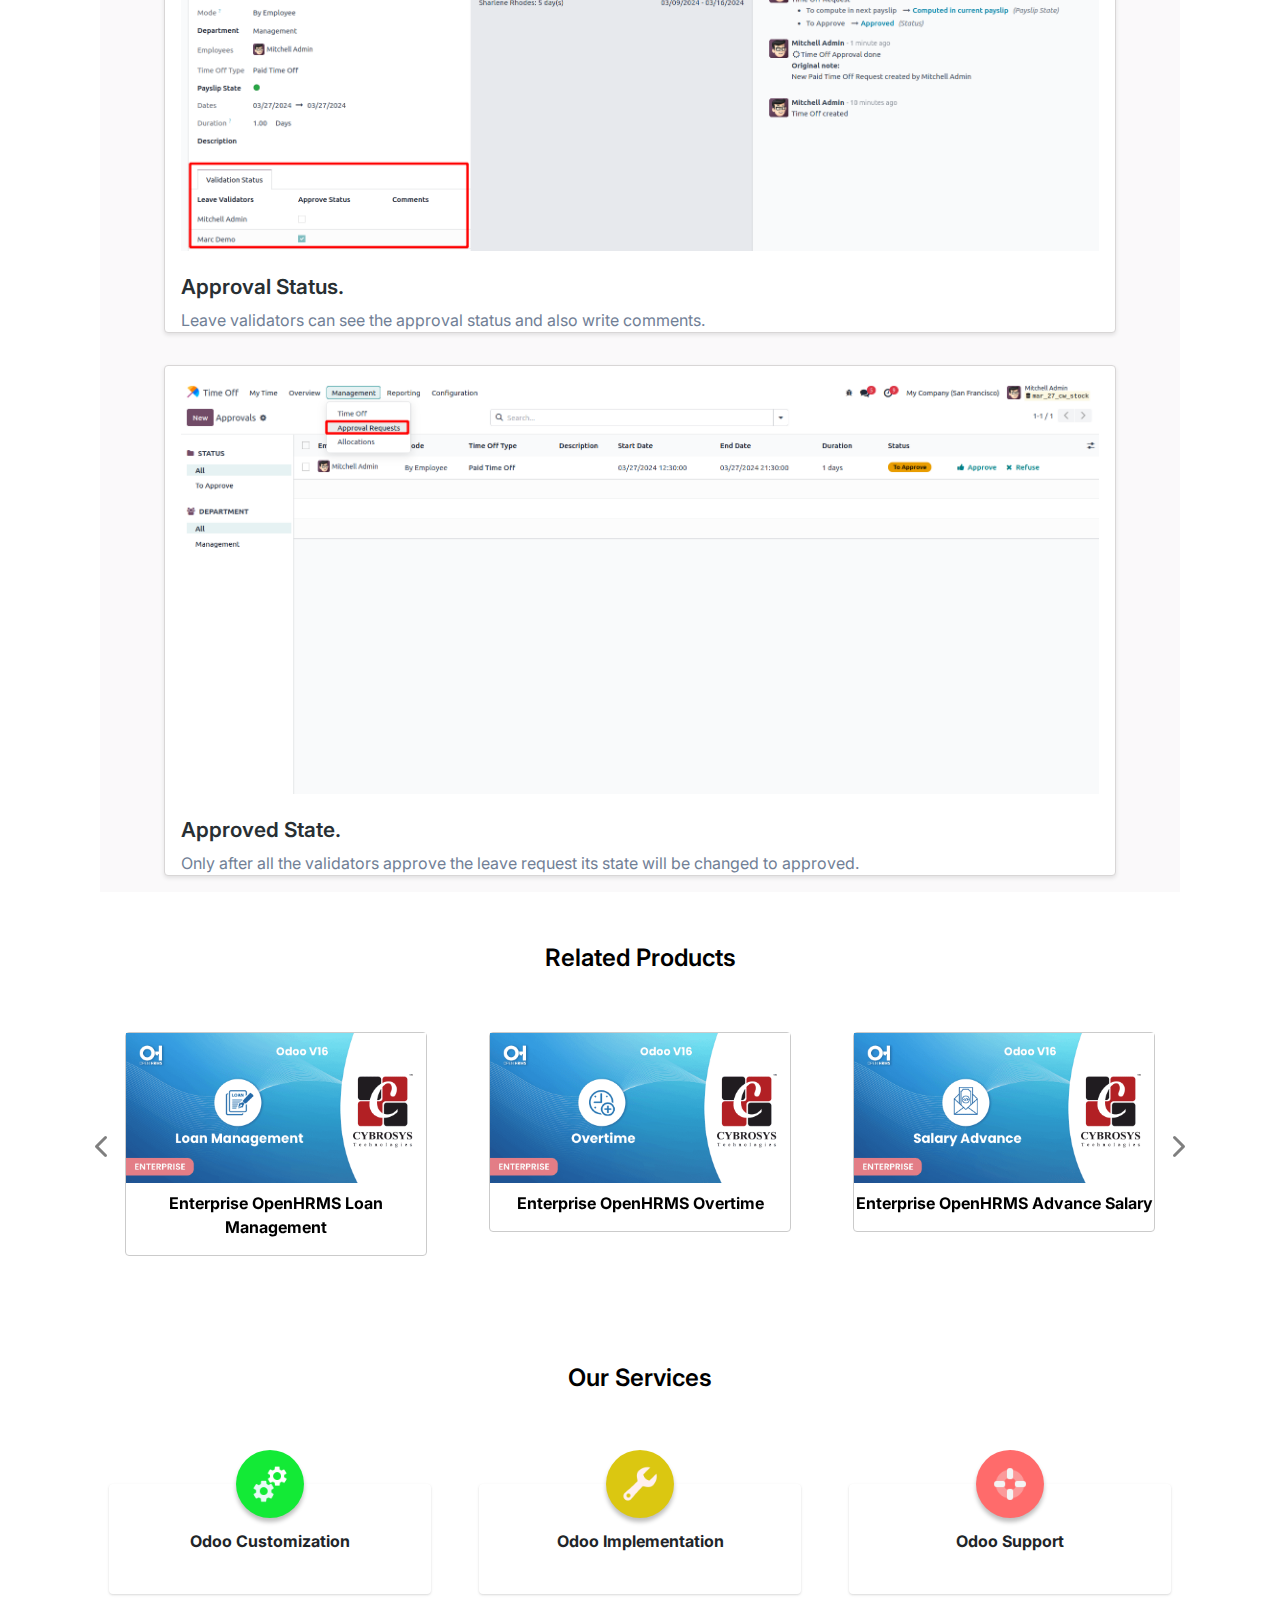
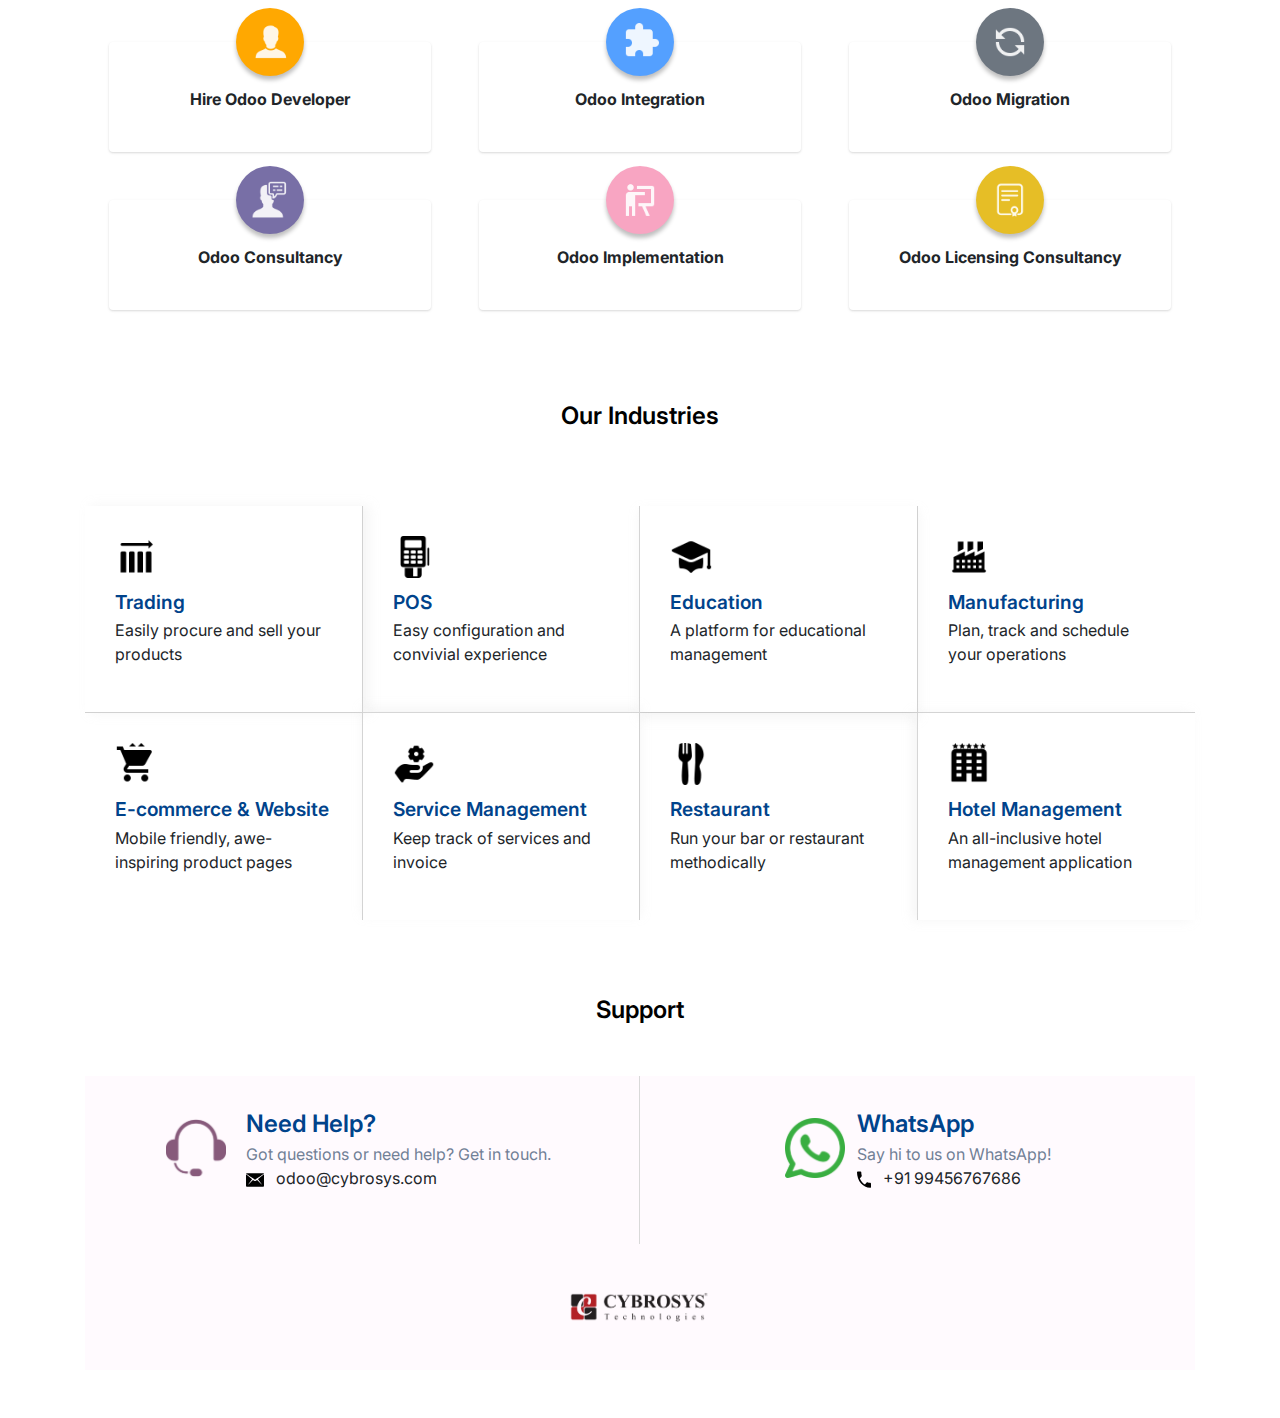
<file: ent_hr_holidays_approval/static/description/index.html>
<!DOCTYPE html>
<html lang="en">

<head>
    <meta charset="UTF-8">
    <meta name="viewport" content="width=device-width, initial-scale=1.0">
    <title>OpenHRMS</title>
    <!-- Bootstrap CSS -->
    <link rel="stylesheet"
          href="https://cdn.jsdelivr.net/npm/bootstrap@4.0.0/dist/css/bootstrap.min.css"
          integrity="sha384-Gn5384xqQ1aoWXA+058RXPxPg6fy4IWvTNh0E263XmFcJlSAwiGgFAW/dAiS6JXm"
          crossorigin="anonymous">
    <link rel="stylesheet"
          href="https://cdnjs.cloudflare.com/ajax/libs/font-awesome/6.2.1/css/all.min.css">
    <link rel="preconnect" href="https://fonts.googleapis.com">
    <link rel="preconnect" href="https://fonts.gstatic.com" crossorigin>
    <link href="https://fonts.googleapis.com/css2?family=Inter:wght@400;500;600;700;800&display=swap"
          rel="stylesheet">
</head>
<body>
<section>
    <div class="container"
         style="font-family: 'Inter', sans-serif !important;background-color: #fff !important;">

        <!-- TITLE BAR -->
        <div class="row">
            <div class="col-sm-12 col-md-12 col-lg-12 d-flex justify-content-between flex-wrap align-items-sm-center"
                 style="border-bottom:1px solid rgba(0, 0, 0, 0.22)">
                <div class="my-3">
                    <img src="assets/misc/logo-horizontal.png"
                         style="width:auto !important; height:20px !important">
                </div>
                <div class="my-3 d-flex align-items-center">
                    <div class="text-center"
                         style="background-color:#017E84 !important;font-size: 0.8rem !important; color:#fff !important; font-weight:500 !important; padding:4px !important; margin:0 3px !important; border-radius:50px !important; min-width: 120px !important;">
                        Enterprise
                    </div>
                </div>
            </div>
        </div>
        <!-- END OF TITLE BAR -->

        <!-- APP HERO -->
        <div class="row">
            <div class="col-sm-12 col-md-12 col-lg-12 text-center d-flex align-items-center flex-column"
                 style="margin: 80px 0px !important;">
                <h1 style="font-size: 2.8rem;font-weight: 700; color:
                    #1A202C;">
                    Enterprise OpenHRMS Leave Multi-Level Approval.</h1>
                <p class="my-3 mb-4"
                   style="max-width: 80%; font-weight: 400 !important; line-height: 32px; color: #718096;">
                    Manage Employee Holidays with multi-level approvals.
                </p>
                <div style="width: 80%;">
                    <img src="assets/screenshots/hero.gif"
                         class="img-responsive" width="100%" height="auto">
                </div>
            </div>
        </div>
        <!-- END OF APP HERO -->

        <!--     KEY HIGHLIGHTS    -->
        <div class="container mt-5 mb-5">
            <div class="col-lg-12 d-flex flex-column justify-content-center align-items-center mt-4">
                <p class="m-0"
                   style="font-weight: 600; font-size: 24px; color:#00438B !important">
                    Key Highlights
                </p>
            </div>
            <div class="row py-4">
                <div class="col-md-6 col-sm-12 p-3">
                    <div class="d-flex   h-100" style="padding: 30px;border-radius: 12px;
                                    background: #FFF;
                                    box-shadow: 1px 2px 3px 0px rgba(0, 0, 0, 0.25); ">
                        <div style="width: 36px; height: 36px; border-radius: 50%; background: #00438B;
                                    display: flex; justify-content: center; align-items: center;
                                    margin-right: 10px;flex-shrink: 0;">
                            <i class="fa-solid fa-star  "
                               style="color: #fff;font-size:14px;"></i>
                        </div>
                        <div>
                            <p style="color: #1A202C;font-weight: 600;
                                      font-size: 1.2rem; margin-bottom: 2px;">
                                Approval of remaining leaves. </p>
                        </div>
                    </div>
                </div>
                <div class="col-md-6 col-sm-12 p-3">
                    <div class="d-flex   h-100" style="padding: 30px;border-radius: 12px;
                                    background: #FFF;
                                    box-shadow: 1px 2px 3px 0px rgba(0, 0, 0, 0.25); ">
                        <div style="width: 36px; height: 36px; border-radius: 50%; background:#00438B;
                                    display: flex; justify-content: center; align-items: center;
                                    margin-right: 10px;flex-shrink: 0;">
                            <i class="fa-solid fa-star  "
                               style="color: #fff;font-size:14px;"></i>
                        </div>
                        <div>
                            <p style="color: #1A202C;font-weight: 600;
                                      font-size: 1.2rem; margin-bottom: 2px;">
                                Creating leave types with leave validators.</p>
                        </div>
                    </div>
                </div>
                <div class="col-md-6 col-sm-12 p-3">
                    <div class="d-flex   h-100" style="padding: 30px;border-radius: 12px;
                                    background: #FFF;
                                    box-shadow: 1px 2px 3px 0px rgba(0, 0, 0, 0.25); ">
                        <div style="width: 36px; height: 36px; border-radius: 50%; background:#00438B;
                                    display: flex; justify-content: center; align-items: center;
                                    margin-right: 10px;flex-shrink: 0;">
                            <i class="fa-solid fa-star  "
                               style="color: #fff;font-size:14px;"></i>
                        </div>
                        <div>
                            <p style="color: #1A202C;font-weight: 600;
                                      font-size: 1.2rem; margin-bottom: 2px;">
                                 Approval of leaves by assigned leave validators.</p>
                        </div>
                    </div>
                </div>
                <div class="col-md-6 col-sm-12 p-3">
                    <div class="d-flex   h-100" style="padding: 30px;border-radius: 12px;
                                    background: #FFF;
                                    box-shadow: 1px 2px 3px 0px rgba(0, 0, 0, 0.25); ">
                        <div style="width: 36px; height: 36px; border-radius: 50%; background:#00438B;
                                    display: flex; justify-content: center; align-items: center;
                                    margin-right: 10px;flex-shrink: 0;">
                            <i class="fa-solid fa-star  "
                               style="color: #fff;font-size:14px;"></i>
                        </div>
                        <div>
                            <p style="color: #1A202C;font-weight: 600;
                                      font-size: 1.2rem; margin-bottom: 2px;">
                                 Separate menu item for approval requests.</p>
                        </div>
                    </div>
                </div>

            </div>
        </div>
        <!--    END OF KEY HIGHLIGHTS    -->

        <div class="container rounded">
            <!--      CONTROL TABS      -->
            <ul class="nav nav-tabs d-flex"
                style="width: fit-content;margin: 0 auto;gap: 1rem;">
                <li class="col text-center py-2 text-nowrap "
                    style="color: #fff; background-color: #00438B;border-radius: 6px 6px 0px 0px;">
                    <a
                            class="active show" data-toggle="tab" href="#tab1"
                            style="color: #fff;font-weight: 500; background-color: #00438B; text-decoration: none;">
                        <i class="fa-regular fa-image  pr-2"
                           style="color: #fff;"></i>
                        Screenshots</a></li>
                <li class="col text-center py-2 text-nowrap "
                    style="color: #fff; background-color: #00438B;border-radius: 6px 6px 0px 0px;">
                    <a
                            data-toggle="tab" href="#tab2"
                            style="color: #fff;font-weight: 500;  text-decoration: none;"><i
                            class="fa-solid fa-star  pr-2"
                            style="color: #fff;"></i>Features</a></li>
                <li class="col text-center py-2 text-nowrap "
                    style="color: #fff; background-color: #00438B;border-radius: 6px 6px 0px 0px;">
                    <a
                            data-toggle="tab" href="#tab3"
                            style="color: #fff;font-weight: 500; text-decoration: none; background-color:#00438B;"><i
                            class="fa-solid fa-book-open  pr-2"
                            style="color: #fff;"></i>Released Notes</a></li>
            </ul>
            <!--      END OF CONTROL TABS      -->

            <div class="tab-content"
                 style="background-color: rgba(121, 113, 119, 0.04);">

                <!--    SCREENSHOTS    -->
                <div id="tab1" class="tab-pane fade in active show">
                    <div class="col-lg-12 py-2"
                         style="padding: 1rem 4rem !important;">
                        <div
                                style="border: 1px solid #d8d6d6; border-radius: 4px; background: #fff; box-shadow: 0 2px 4px rgba(0, 0, 0, 0.1);">
                            <div class="row justify-content-center p-3 w-100 m-0">
                                <img src="assets/screenshots/1.png"
                                     class="img-responsive" width="100%"
                                     height="auto">
                            </div>
                            <div class="px-3">
                                <h4 class="mt-2"
                                    style=" font-weight:600 !important; color:#282F33 !important; font-size:1.3rem !important">
                                     Creating leave types with multi level approval.</h4>
                                <p class="m-0" style="color:#718096">
                                     While creating leave types by enabling multiple level approval one can add leave validators.
                                </p>
                            </div>
                        </div>
                    </div>
                    <div class="col-lg-12 py-2"
                         style="padding: 1rem 4rem !important;">
                        <div
                                style="border: 1px solid #d8d6d6; border-radius: 4px; background: #fff; box-shadow: 0 2px 4px rgba(0, 0, 0, 0.1);">
                            <div class="row justify-content-center p-3 w-100 m-0">
                                <img src="assets/screenshots/2.png"
                                     class="img-responsive" width="100%"
                                     height="auto">
                            </div>
                            <div class="px-3">
                                <h4 class="mt-2"
                                    style=" font-weight:600 !important; color:#282F33 !important; font-size:1.3rem !important">
                                    Validators for that Leave Type</h4>
                                <p class="m-0" style="color:#718096">
                                      While requesting leaves employee the validators for that leave type will be added.
                                </p>
                            </div>
                        </div>
                    </div>
                    <div class="col-lg-12 py-2"
                         style="padding: 1rem 4rem !important;">
                        <div
                                style="border: 1px solid #d8d6d6; border-radius: 4px;  background: #fff; box-shadow: 0 2px 4px rgba(0, 0, 0, 0.1);">
                            <div class="row justify-content-center p-3 w-100 m-0">
                                <img src="assets/screenshots/3.png"
                                     class="img-responsive" width="100%"
                                     height="auto">
                            </div>
                            <div class="px-3">
                                <h4 class="mt-2"
                                    style=" font-weight:600 !important; color:#282F33 !important; font-size:1.3rem !important">
                                      Approval requests</h4>
                                <p class="m-0" style="color:#718096">
                                       Separate menu item for approval requests.
                                </p>
                            </div>
                        </div>
                    </div>
                    <div class="col-lg-12 py-2"
                         style="padding: 1rem 4rem !important;">
                        <div
                                style="border: 1px solid #d8d6d6; border-radius: 4px;  background: #fff; box-shadow: 0 2px 4px rgba(0, 0, 0, 0.1);">
                            <div class="row justify-content-center p-3 w-100 m-0">
                                <img src="assets/screenshots/4.png"
                                     class="img-responsive" width="100%"
                                     height="auto">
                            </div>
                            <div class="px-3">
                                <h4 class="mt-2"
                                    style=" font-weight:600 !important; color:#282F33 !important; font-size:1.3rem !important">
                                       Approval Status.</h4>
                                <p class="m-0" style="color:#718096">
                                        Leave validators can see the approval status and also write comments.
                                </p>
                            </div>
                        </div>
                    </div>
                    <div class="col-lg-12 py-2"
                         style="padding: 1rem 4rem !important;">
                        <div
                                style="border: 1px solid #d8d6d6; border-radius: 4px;  background: #fff; box-shadow: 0 2px 4px rgba(0, 0, 0, 0.1);">
                            <div class="row justify-content-center p-3 w-100 m-0">
                                <img src="assets/screenshots/3.png"
                                     class="img-responsive" width="100%"
                                     height="auto">
                            </div>
                            <div class="px-3">
                                <h4 class="mt-2"
                                    style=" font-weight:600 !important; color:#282F33 !important; font-size:1.3rem !important">
                                       Approved State.</h4>
                                <p class="m-0" style="color:#718096">
                                        Only after all the validators approve the leave request its state will be changed to approved.
                                </p>
                            </div>
                        </div>
                    </div>
                </div>
                <!--    END OF SCREENSHOTS    -->

                <!--    FEATURES    -->
                <div id="tab2" class="tab-pane fade">
                    <div class="col-mg-12" style="padding: 1rem 4rem;">
                        <ul style="list-style: none; padding: 1rem 0;font-weight: 500;">
                            <li class="py-3"
                                style="font-weight: 500;background-color: #fff; border-radius: 4px; padding: 1rem; margin-bottom: 1rem; box-shadow: 0 2px 4px rgba(0, 0, 0, 0.1);">
                                    <span style="margin-right: 12px;"><img
                                            src="assets/misc/star (1) 2.svg"
                                            alt=""
                                            width="16px"></span>Provision for family information
                            </li>
                            <li class="py-3"
                                style="font-weight: 500;background-color: #fff; border-radius: 4px; padding: 1rem; margin-bottom: 1rem; box-shadow: 0 2px 4px rgba(0, 0, 0, 0.1);">
                                    <span style="margin-right: 12px;"><img
                                            src="assets/misc/star (1) 2.svg"
                                            alt=""
                                            width="16px"></span>Provision for joining date and contact info.
                            </li>
                            <li class="py-3"
                                style="font-weight: 500;background-color: #fff; border-radius: 4px; padding: 1rem; margin-bottom: 1rem; box-shadow: 0 2px 4px rgba(0, 0, 0, 0.1);">
                                    <span style="margin-right: 12px;"><img
                                            src="assets/misc/star (1) 2.svg"
                                            alt=""
                                            width="16px"></span>Provision for passport and id expiry date and attachments.
                            </li>
                            <li class="py-3"
                                style="font-weight: 500;background-color: #fff; border-radius: 4px; padding: 1rem; margin-bottom: 1rem; box-shadow: 0 2px 4px rgba(0, 0, 0, 0.1);">
                                    <span style="margin-right: 12px;"><img
                                            src="assets/misc/star (1) 2.svg"
                                            alt=""
                                            width="16px"></span>Provision for expiry notification for passport and id documents
                            </li>
                        </ul>
                    </div>
                </div>
                <!--    END OF FEATURES    -->

                <!--    NOTES    -->
                <div id="tab3" class="tab-pane fade">
                    <div class="col-mg-12 active" style="padding: 1rem 4rem;">
                        <div class="py-3"
                             style="font-weight: 500;background-color: #fff; border-radius: 4px; padding: 1rem; box-shadow: 0 2px 4px rgba(0, 0, 0, 0.1);">
                            <div class="d-flex mb-3"
                                 style="font-size: 0.8rem; font-weight: 500;"><span>Version
                                        17.0.1.0.0</span><span
                                    class="px-2">|</span><span
                                    style="color: #00438B;font-weight: 600;">Released on: 04th April 2024</span>
                            </div>
                            <p class="m-0"
                               style=" color:#718096!important; font-size:1rem !important;line-height: 28px;">

                                Initial Commit for Enterprise Open HRMS Leave Multi-Level Approval.</p>
                        </div>
                    </div>
                </div>
                <!--    END OF NOTES    -->

            </div>
        </div>

        <!--    RELATED PRODUCTS    -->
        <div class="container mt-5">
            <div class="col-lg-12 d-flex flex-column justify-content-center align-items-center mt-5">
                <p class="m-0"
                   style="font-weight: 600; font-size: 24px; color:#000 !important">
                    Related Products</p>
            </div>
        </div>
        <div id="myCarousel" class="carousel slide py-3" data-ride="carousel">
            <div class="carousel-inner">
                <div class="carousel-item active">
                    <div class="row p-4">
                        <div class="col">
                            <div class="p-3">
                                <a href="https://apps.odoo.com/apps/modules/16.0/ent_ohrms_loan/"
                                   style="color: #000; text-decoration: none;">
                                    <div style="border:1px solid #CBCBCB !important;border-radius: 4px;">
                                        <div style="width: 300px; ">
                                            <img src="assets/modules/banner_1.png"
                                                 alt="" width="100%"
                                                 height="auto">

                                        </div>
                                        <p class="text-center pt-2 text-black font-weight-bold">
                                            Enterprise OpenHRMS Loan
                                            Management</p>
                                    </div>
                                </a>
                            </div>
                        </div>
                        <div class="col">
                            <div class="p-3">
                                <a href="https://apps.odoo.com/apps/modules/16.0/ent_ohrms_overtime/"
                                   style="color: #000; text-decoration: none;">
                                    <div style="border:1px solid #CBCBCB !important;border-radius: 4px;">
                                        <div style="width: 300px; ">
                                            <img src="assets/modules/banner_2.png"
                                                 alt="" width="100%"
                                                 height="auto">

                                        </div>
                                        <p class="text-center pt-2 text-black font-weight-bold">
                                            Enterprise OpenHRMS Overtime</p>
                                    </div>
                                </a>
                            </div>
                        </div>
                        <div class="col">
                            <div class="p-3">
                                <a href="https://apps.odoo.com/apps/modules/16.0/ent_ohrms_salary_advance/"
                                   style="color: #000; text-decoration: none;">
                                    <div style="border:1px solid #CBCBCB !important;border-radius: 4px;">
                                        <div style="width: 300px; ">
                                            <img src="assets/modules/banner_3.png"
                                                 alt="" width="100%"
                                                 height="auto">

                                        </div>
                                        <p class="text-center pt-2 text-black font-weight-bold">
                                            Enterprise OpenHRMS Advance
                                            Salary</p>
                                    </div>
                                </a>
                            </div>
                        </div>
                    </div>
                </div>
                <div class="carousel-item">
                    <div class="row p-4">
                        <div class="col">
                            <div class="p-3">
                                <a href="https://apps.odoo.com/apps/modules/16.0/ent_hrms_dashboard/"
                                   style="color: #000; text-decoration: none;">
                                    <div style="border:1px solid #CBCBCB !important;border-radius: 4px;">
                                        <div style="width: 300px; ">
                                            <img src="assets/modules/banner_4.png"
                                                 alt="" width="100%"
                                                 height="auto">

                                        </div>
                                        <p class="text-center pt-2 text-black font-weight-bold">
                                            Enterprise OpenHRMS - HR
                                            Dashboard</p>
                                    </div>
                                </a>
                            </div>
                        </div>
                        <div class="col">
                            <div class="p-3">
                                <a href="https://apps.odoo.com/apps/modules/16.0/ent_hr_reminder/"
                                   style="color: #000; text-decoration: none;">
                                    <div style="border:1px solid #CBCBCB !important;border-radius: 4px;">
                                        <div style="width: 300px;">
                                            <img src="assets/modules/banner_5.png"
                                                 alt="" width="100%"
                                                 height="auto">

                                        </div>
                                        <p class="text-center pt-2 text-black font-weight-bold">
                                            Enterprise OpenHRMS Reminders
                                            Todo</p>
                                    </div>
                                </a>
                            </div>
                        </div>
                        <div class="col">
                            <div class="p-3">
                                <a href="https://apps.odoo.com/apps/modules/16.0/ent_hr_employee_transfer/"
                                   style="color: #000; text-decoration: none;">
                                    <div style="border:1px solid #CBCBCB !important;border-radius: 4px;">
                                        <div style="width: 300px;">
                                            <img src="assets/modules/banner_6.png"
                                                 alt="" width="100%"
                                                 height="auto">
                                        </div>
                                        <p class="text-center pt-2 text-black font-weight-bold">
                                            Enterprise OpenHRMS Branch
                                            Transfer</p>
                                    </div>
                                </a>
                            </div>
                        </div>
                    </div>
                </div>
            </div>
            <a class="carousel-control-prev" href="#myCarousel"
               data-slide="prev" style="width: 35px; color: #000;">
                    <span class="carousel-control-prev-icon">
                        <i class="fa fa-chevron-left"
                           style="font-size: 24px;"></i>
                    </span>
            </a>
            <a class="carousel-control-next" href="#myCarousel"
               data-slide="next" style="width: 35px; color: #000;">
                    <span class="carousel-control-next-icon">
                        <i class="fa fa-chevron-right"
                           style="font-size: 24px;"></i>
                    </span>
            </a>
        </div>
        <!--    END OF RELATED PRODUCTS    -->

        <!-- OUR SERVICES -->
        <div class="container mt-5">
            <div class="col-lg-12 d-flex flex-column justify-content-center align-items-center mt-4">
                <p class="m-0"
                   style="font-weight: 600; font-size: 24px; color:#000 !important">
                    Our Services</p>

            </div>
        </div>
        <div class="container my-5">
            <div class="row py-3">
                <div class="col-md-4 col-sm-6 px-4 py-4">
                    <div
                            style="background-color: #fff; padding: 25px; text-align: center;  box-shadow: rgba(0, 0, 0, 0.1) 0px 1px 3px 0px, rgba(0, 0, 0, 0.06) 0px 1px 2px 0px; position: relative;border-radius: 4px;">
                        <div style="position: absolute; top: 0%; left: 50%; transform: translate(-50%, -50%);">
                            <div style="background-color:#13EA36 ; border-radius: 50%; padding: 15px;    width: 68px;
                                    height: 68px; display: inline-block; box-shadow:0px 4px 4px rgba(0, 0, 0, 0.25);">
                                <img src="assets/icons/cogs.png"
                                     alt="service-icon" width="38px"
                                     height="auto">
                            </div>
                        </div>
                        <p style="margin-top: 20px; font-weight: bold;">Odoo
                            Customization</p>
                    </div>
                </div>
                <div class="col-md-4 col-sm-6 px-4 py-4">
                    <div
                            style="background-color: #fff; padding: 25px; text-align: center; box-shadow: rgba(0, 0, 0, 0.1) 0px 1px 3px 0px, rgba(0, 0, 0, 0.06) 0px 1px 2px 0px; position: relative;border-radius: 4px;">
                        <div style="position: absolute; top: 0%; left: 50%; transform: translate(-50%, -50%);">
                            <div style="background-color:#DBC711; border-radius: 50%; padding: 15px;    width: 68px;
                                    height: 68px; display: inline-block; box-shadow:0px 4px 4px rgba(0, 0, 0, 0.25);">
                                <img src="assets/icons/wrench.png"
                                     alt="service-icon" width="38px"
                                     height="auto">
                            </div>
                        </div>
                        <p style="margin-top: 20px; font-weight: bold;">Odoo
                            Implementation</p>
                    </div>
                </div>
                <div class="col-md-4 col-sm-6 px-4 py-4">
                    <div
                            style="background-color: #fff; padding: 25px; text-align: center;  box-shadow: rgba(0, 0, 0, 0.1) 0px 1px 3px 0px, rgba(0, 0, 0, 0.06) 0px 1px 2px 0px; position: relative; border-radius: 4px;">
                        <div style="position: absolute; top: 0%; left: 50%; transform: translate(-50%, -50%);">
                            <div style="background-color:#FF6B6B ; border-radius: 50%; padding: 15px;    width: 68px;
                                    height: 68px; display: inline-block; box-shadow:0px 4px 4px rgba(0, 0, 0, 0.25);">
                                <img src="assets/icons/lifebuoy.png"
                                     alt="service-icon" width="38px"
                                     height="auto">
                            </div>
                        </div>
                        <p style="margin-top: 20px; font-weight: bold;">Odoo
                            Support</p>
                    </div>
                </div>
                <div class="col-md-4 col-sm-6 px-4 py-4">
                    <div
                            style="background-color: #fff; padding: 25px; text-align: center; box-shadow: rgba(0, 0, 0, 0.1) 0px 1px 3px 0px, rgba(0, 0, 0, 0.06) 0px 1px 2px 0px; position: relative; border-radius: 4px;">
                        <div style="position: absolute; top: 0%; left: 50%; transform: translate(-50%, -50%);">
                            <div style="background-color:#FFA801 ; border-radius: 50%; padding: 15px;    width: 68px;
                                    height: 68px; display: inline-block; box-shadow:0px 4px 4px rgba(0, 0, 0, 0.25);">
                                <img src="assets/icons/user.png"
                                     alt="service-icon" width="38px"
                                     height="auto">
                            </div>
                        </div>
                        <p style="margin-top: 20px; font-weight: bold;">Hire
                            Odoo Developer</p>
                    </div>
                </div>
                <div class="col-md-4 col-sm-6 px-4 py-4">
                    <div
                            style="background-color: #fff; padding: 25px; text-align: center;  box-shadow: rgba(0, 0, 0, 0.1) 0px 1px 3px 0px, rgba(0, 0, 0, 0.06) 0px 1px 2px 0px; position: relative; border-radius: 4px;">

                        <div style="position: absolute; top: 0%; left: 50%; transform: translate(-50%, -50%);">
                            <div style="background-color:#54A0FF; border-radius: 50%; padding: 15px;    width: 68px;
                                    height: 68px; display: inline-block; box-shadow:0px 4px 4px rgba(0, 0, 0, 0.25);">
                                <img src="assets/icons/puzzle.png"
                                     alt="service-icon" width="38px"
                                     height="auto">
                            </div>
                        </div>
                        <p style="margin-top: 20px; font-weight: bold;">Odoo
                            Integration</p>
                    </div>
                </div>
                <div class="col-md-4 col-sm-6 px-4 py-4">
                    <div
                            style="background-color: #fff; padding: 25px; text-align: center;  box-shadow: rgba(0, 0, 0, 0.1) 0px 1px 3px 0px, rgba(0, 0, 0, 0.06) 0px 1px 2px 0px; position: relative;border-radius: 4px;">
                        <div style="position: absolute; top: 0%; left: 50%; transform: translate(-50%, -50%);">
                            <div style="background-color:#6D7680 ; border-radius: 50%; padding: 15px;    width: 68px;
                                    height: 68px; display: inline-block; box-shadow:0px 4px 4px rgba(0, 0, 0, 0.25);">
                                <img src="assets/icons/update.png"
                                     alt="service-icon" width="38px"
                                     height="auto">
                            </div>
                        </div>
                        <p style="margin-top: 20px; font-weight: bold;">Odoo
                            Migration</p>
                    </div>
                </div>
                <div class="col-md-4 col-sm-6 px-4 py-4">
                    <div
                            style="background-color: #fff; padding: 25px; text-align: center;  box-shadow: rgba(0, 0, 0, 0.1) 0px 1px 3px 0px, rgba(0, 0, 0, 0.06) 0px 1px 2px 0px; position: relative;border-radius: 4px;">
                        <div style="position: absolute; top: 0%; left: 50%; transform: translate(-50%, -50%);">
                            <div style="background-color:#786FA6 ; border-radius: 50%; padding: 15px;    width: 68px;
                                    height: 68px; display: inline-block; box-shadow:0px 4px 4px rgba(0, 0, 0, 0.25);">
                                <img src="assets/icons/consultation.png"
                                     alt="service-icon" width="38px"
                                     height="auto">
                            </div>
                        </div>
                        <p style="margin-top: 20px; font-weight: bold;">Odoo
                            Consultancy</p>
                    </div>
                </div>
                <div class="col-md-4 col-sm-6 px-4 py-4">
                    <div
                            style="background-color: #fff; padding: 25px; text-align: center; box-shadow: rgba(0, 0, 0, 0.1) 0px 1px 3px 0px, rgba(0, 0, 0, 0.06) 0px 1px 2px 0px;position: relative;border-radius: 4px;">
                        <div style="position: absolute; top: 0%; left: 50%; transform: translate(-50%, -50%);">
                            <div style="background-color:#F8A5C2 ; border-radius: 50%; padding: 15px;    width: 68px;
                                    height: 68px; display: inline-block; box-shadow:0px 4px 4px rgba(0, 0, 0, 0.25);">
                                <img src="assets/icons/training.png"
                                     alt="service-icon" width="38px"
                                     height="auto">
                            </div>
                        </div>
                        <p style="margin-top: 20px; font-weight: bold;">Odoo
                            Implementation</p>
                    </div>
                </div>
                <div class="col-md-4 col-sm-6 px-4 py-4">
                    <div
                            style="background-color: #fff; padding: 25px; text-align: center;  box-shadow: rgba(0, 0, 0, 0.1) 0px 1px 3px 0px, rgba(0, 0, 0, 0.06) 0px 1px 2px 0px; position: relative;border-radius: 4px;">
                        <div style="position: absolute; top: 0%; left: 50%; transform: translate(-50%, -50%);">
                            <div style="background-color:#E6BE26; border-radius: 50%; padding: 15px;    width: 68px;
                                    height: 68px; display: inline-block; box-shadow:0px 4px 4px rgba(0, 0, 0, 0.25);">
                                <img src="assets/icons/license.png"
                                     alt="service-icon" width="38px"
                                     height="auto">
                            </div>
                        </div>
                        <p style="margin-top: 20px; font-weight: bold;">Odoo
                            Licensing Consultancy</p>
                    </div>
                </div>
            </div>
        </div>
        <div class="container mt-5">
            <div class="col-lg-12 d-flex flex-column justify-content-center align-items-center mt-4">
                <p class="m-0"
                   style="font-weight: 600; font-size: 24px; color:#000 !important">
                    Our Industries</p>

            </div>
        </div>
        <div class="container">
            <div class="row my-5 py-4">
                <div class="col-md-3 col-sm-6 p-0">
                    <div class="d-flex flex-column h-100 "
                         style="border-right: 1px solid rgb(209, 209, 209); border-bottom: 1px solid  rgb(209, 209, 209); padding: 30px; box-shadow: 6px 0 10px rgba(228, 227, 227, 0.373);">
                        <img src="assets/icons/trading-black.png" width="42px"
                             height="auto" alt="">
                        <p style="color:#00438B;font-weight: 600; margin-top: 10px;
                           font-size: 1.2rem; margin-bottom: 2px;">Trading</p>
                        <p>Easily procure and sell your products</p>
                    </div>
                </div>
                <div class="col-md-3 col-sm-6  p-0">
                    <div class="d-flex flex-column h-100"
                         style="border-right: 1px solid rgb(209, 209, 209);border-bottom: 1px solid  rgb(209, 209, 209); padding: 30px;">
                        <img src="assets/icons/pos-black.png" width="42px"
                             height="auto" alt="">
                        <p style="color:#00438B;font-weight: 600; margin-top: 10px;
                            font-size: 1.2rem; margin-bottom: 2px;">POS</p>
                        <p>Easy configuration and convivial experience</p>
                    </div>
                </div>
                <div class="col-md-3 col-sm-6  p-0">
                    <div class="d-flex flex-column h-100"
                         style="border-right: 1px solid  rgb(209, 209, 209);border-bottom: 1px solid   rgba(0, 0, 0, 0.2); padding: 30px; box-shadow: 0 5px 10px  rgba(228, 227, 227, 0.373)">
                        <img src="assets/icons/education-black.png"
                             width="42px" height="auto" alt="">
                        <p style="color:#00438B;font-weight: 600; margin-top: 10px;
                            font-size: 1.2rem; margin-bottom: 2px;">
                            Education</p>
                        <p>A platform for educational management</p>
                    </div>
                </div>
                <div class="col-md-3 col-sm-6  p-0">
                    <div class="d-flex flex-column h-100"
                         style="border-bottom: 1px solid  rgb(209, 209, 209); padding: 30px; ">
                        <img src="assets/icons/manufacturing-black.png"
                             width="42px" height="auto" alt="">
                        <p style="color: #00438B;font-weight: 600; margin-top: 10px;
                            font-size: 1.2rem; margin-bottom: 2px;">
                            Manufacturing</p>
                        <p>Plan, track and schedule your operations</p>
                    </div>
                </div>
                <div class="col-md-3 col-sm-6 p-0">
                    <div class="d-flex flex-column h-100"
                         style="border-right: 1px solid  rgb(209, 209, 209); padding: 30px;">
                        <img src="assets/icons/ecom-black.png" width="42px"
                             height="auto" alt="">
                        <p style="color:#00438B;font-weight: 600; margin-top: 10px;
                            font-size: 1.2rem; margin-bottom: 2px;">E-commerce &
                            Website</p>
                        <p>Mobile friendly, awe-inspiring product pages</p>
                    </div>
                </div>
                <div class="col-md-3 col-sm-6   p-0">
                    <div class="d-flex flex-column h-100"
                         style="border-right: 1px solid  rgb(209, 209, 209); padding: 30px;box-shadow: 0 -5px 10px  rgba(228, 227, 227, 0.373);">
                        <img src="assets/icons/service-black.png" width="42px"
                             height="auto" alt="">
                        <p style="color:#00438B;font-weight: 600; margin-top: 10px;
                            font-size: 1.2rem; margin-bottom: 2px;">Service
                            Management</p>
                        <p>Keep track of services and invoice</p>
                    </div>
                </div>
                <div class="col-md-3 col-sm-6    p-0">
                    <div class="d-flex flex-column h-100"
                         style="border-right: 1px solid  rgb(209, 209, 209); padding: 30px; ">
                        <img src="assets/icons/restaurant-black.png"
                             width="42px" height="auto" alt="">
                        <p style="color: #00438B;font-weight: 600; margin-top: 10px;
                            font-size: 1.2rem; margin-bottom: 2px;">
                            Restaurant</p>
                        <p>Run your bar or restaurant methodically</p>
                    </div>
                </div>
                <div class="col-md-3 col-sm-6   p-0">
                    <div class="d-flex flex-column h-100"
                         style=" padding: 30px;box-shadow: -5px 0 10px  rgba(228, 227, 227, 0.373);">
                        <img src="assets/icons/hotel-black.png" width="42px"
                             height="auto" alt="">
                        <p style="color: #00438B;font-weight: 600; margin-top: 10px;
                            font-size: 1.2rem; margin-bottom: 2px;">Hotel
                            Management</p>
                        <p>An all-inclusive hotel management application</p>
                    </div>
                </div>
            </div>
        </div>
        <div class="container mt-5">
            <div class="col-lg-12 d-flex flex-column justify-content-center align-items-center mt-5">
                <p class="m-0"
                   style="font-weight: 600; font-size: 24px; color:#000 !important">
                    Support</p>
            </div>
        </div>
        <div class="container my-5">
            <div class="row" style="background-color: #FFFAFE;">
                <div class="col-md-6 pb-4  d-flex align-items-center justify-content-center"
                     style="border-right: 1px solid #D9D9D9;">
                    <div style="padding: 30px;">
                        <div class="d-flex align-items-center">
                            <img src="assets/misc/support (1) 1.svg" alt=""
                                 width="60px" style="margin-right: 12px;">
                            <div style="padding: 0px 8px;">
                                    <span
                                            style="color: #00438B;font-size: 24px;font-weight: 600;padding-bottom: 1rem;">Need
                                        Help?</span>
                                <p class="m-0" style="color:#718096;">Got
                                    questions or need help? Get in touch.</p>
                                <div style="font-weight: 400;"><span><img
                                        src="assets/misc/support-email.svg"
                                        alt=""
                                        width="18px"
                                        style="filter: invert(1);margin-right: 0.8rem;"></span>odoo@cybrosys.com
                                </div>
                            </div>
                        </div>
                    </div>
                </div>
                <div class="col-md-6 pb-4 d-flex align-items-center justify-content-center">
                    <div style="padding: 30px;">
                        <div class="d-flex align-items-center">
                            <img src="assets/misc/whatsapp 1.svg" alt=""
                                 width="60px" style="margin-right: 12px;">
                            <div>
                                <span style="color: #00438B;font-size: 24px;font-weight: 600;">WhatsApp</span>
                                <p class="m-0" style="color:#718096;">Say hi to
                                    us on WhatsApp!</p>
                                <div style="font-weight: 400; font-size: 16px;"><span><img
                                        src="assets/misc/phone.svg"
                                        alt="" width="14px"
                                        style="filter: invert(1); margin-right: 0.8rem;"></span>+91
                                    99456767686
                                </div>
                            </div>
                        </div>
                    </div>
                </div>
                <div class="col-12 d-flex ">
                    <div class="my-5 mx-auto">
                        <img src="assets/misc/Cybrosys R.png"
                             style="width:auto !important; height:30px !important">
                    </div>
                </div>
            </div>
        </div>
        <!-- END OF OUR SERVICES -->

    </div>
</section>
<!-- Optional JavaScript -->
<!-- jQuery first, then Popper.js, then Bootstrap JS -->
<script src="https://ajax.googleapis.com/ajax/libs/jquery/3.5.1/jquery.min.js"></script>
<script src="https://maxcdn.bootstrapcdn.com/bootstrap/4.5.2/js/bootstrap.min.js"></script>
</body>
</html>
</file>
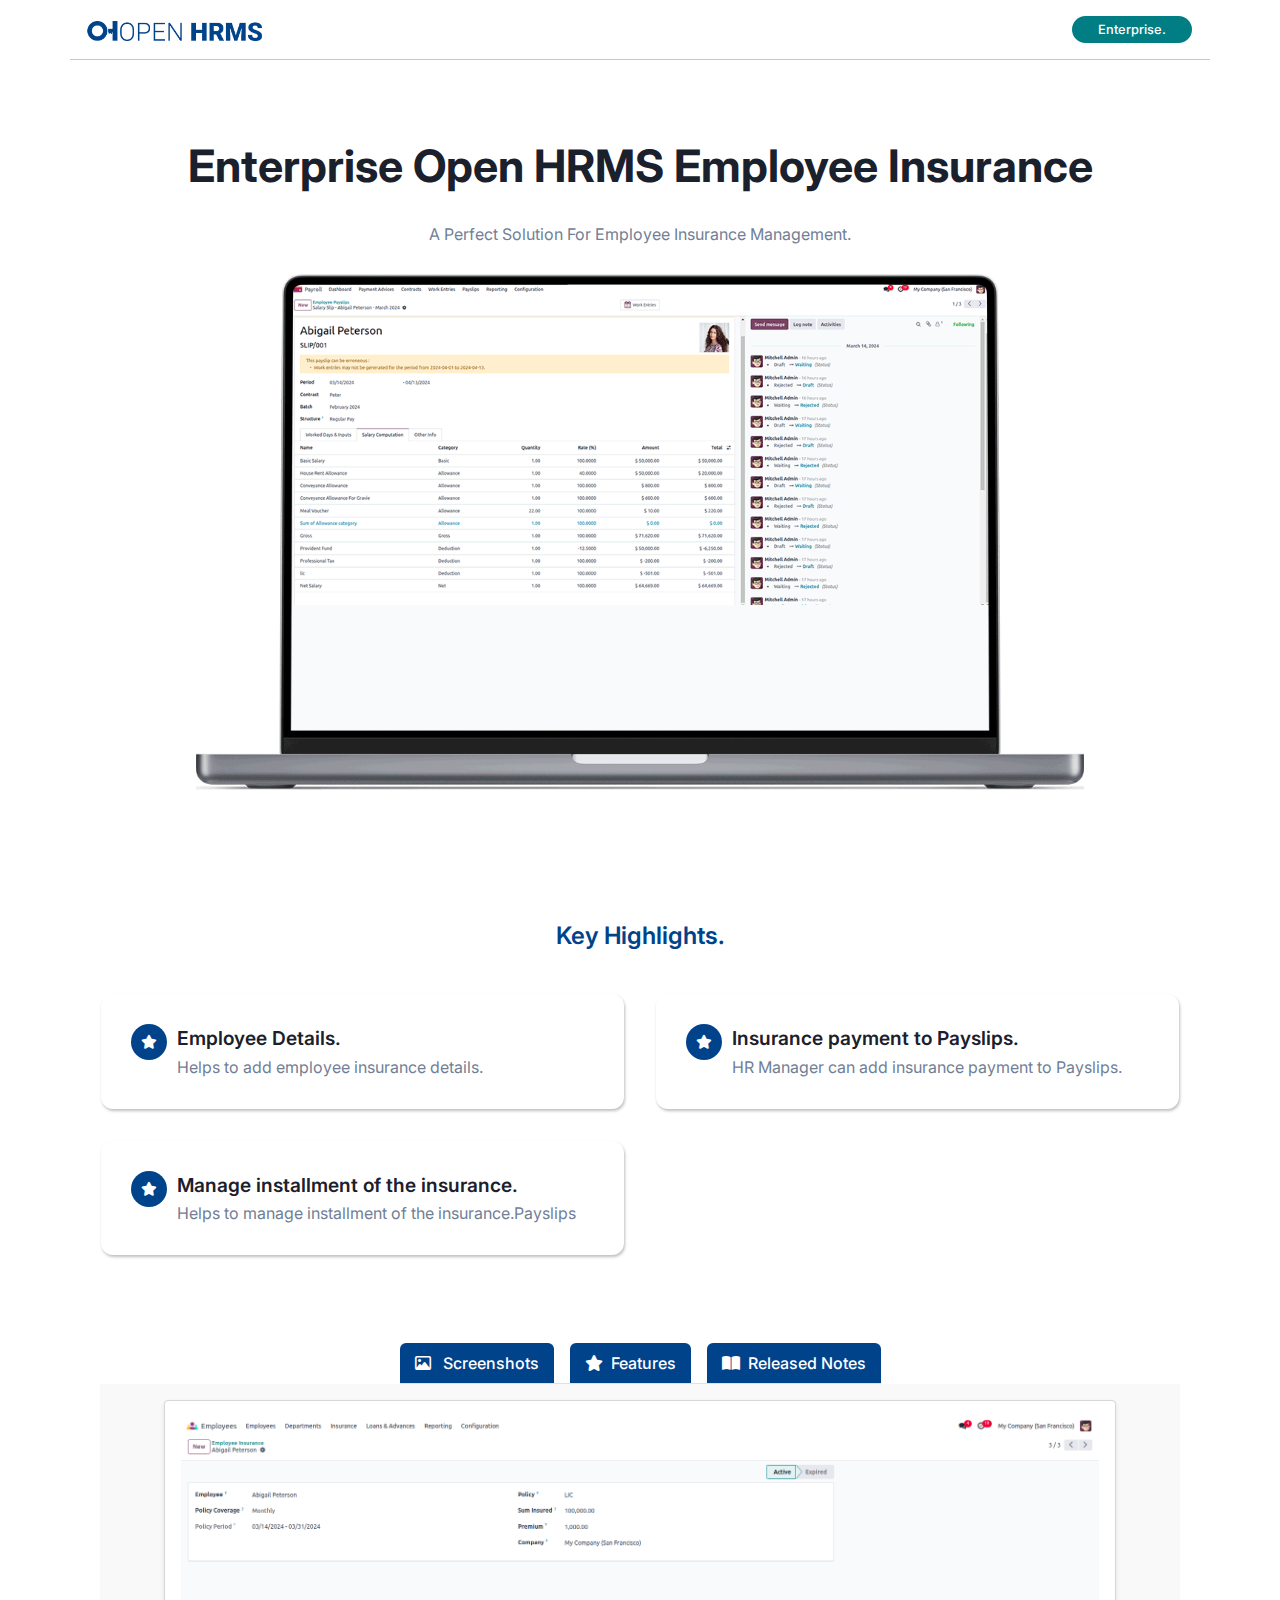
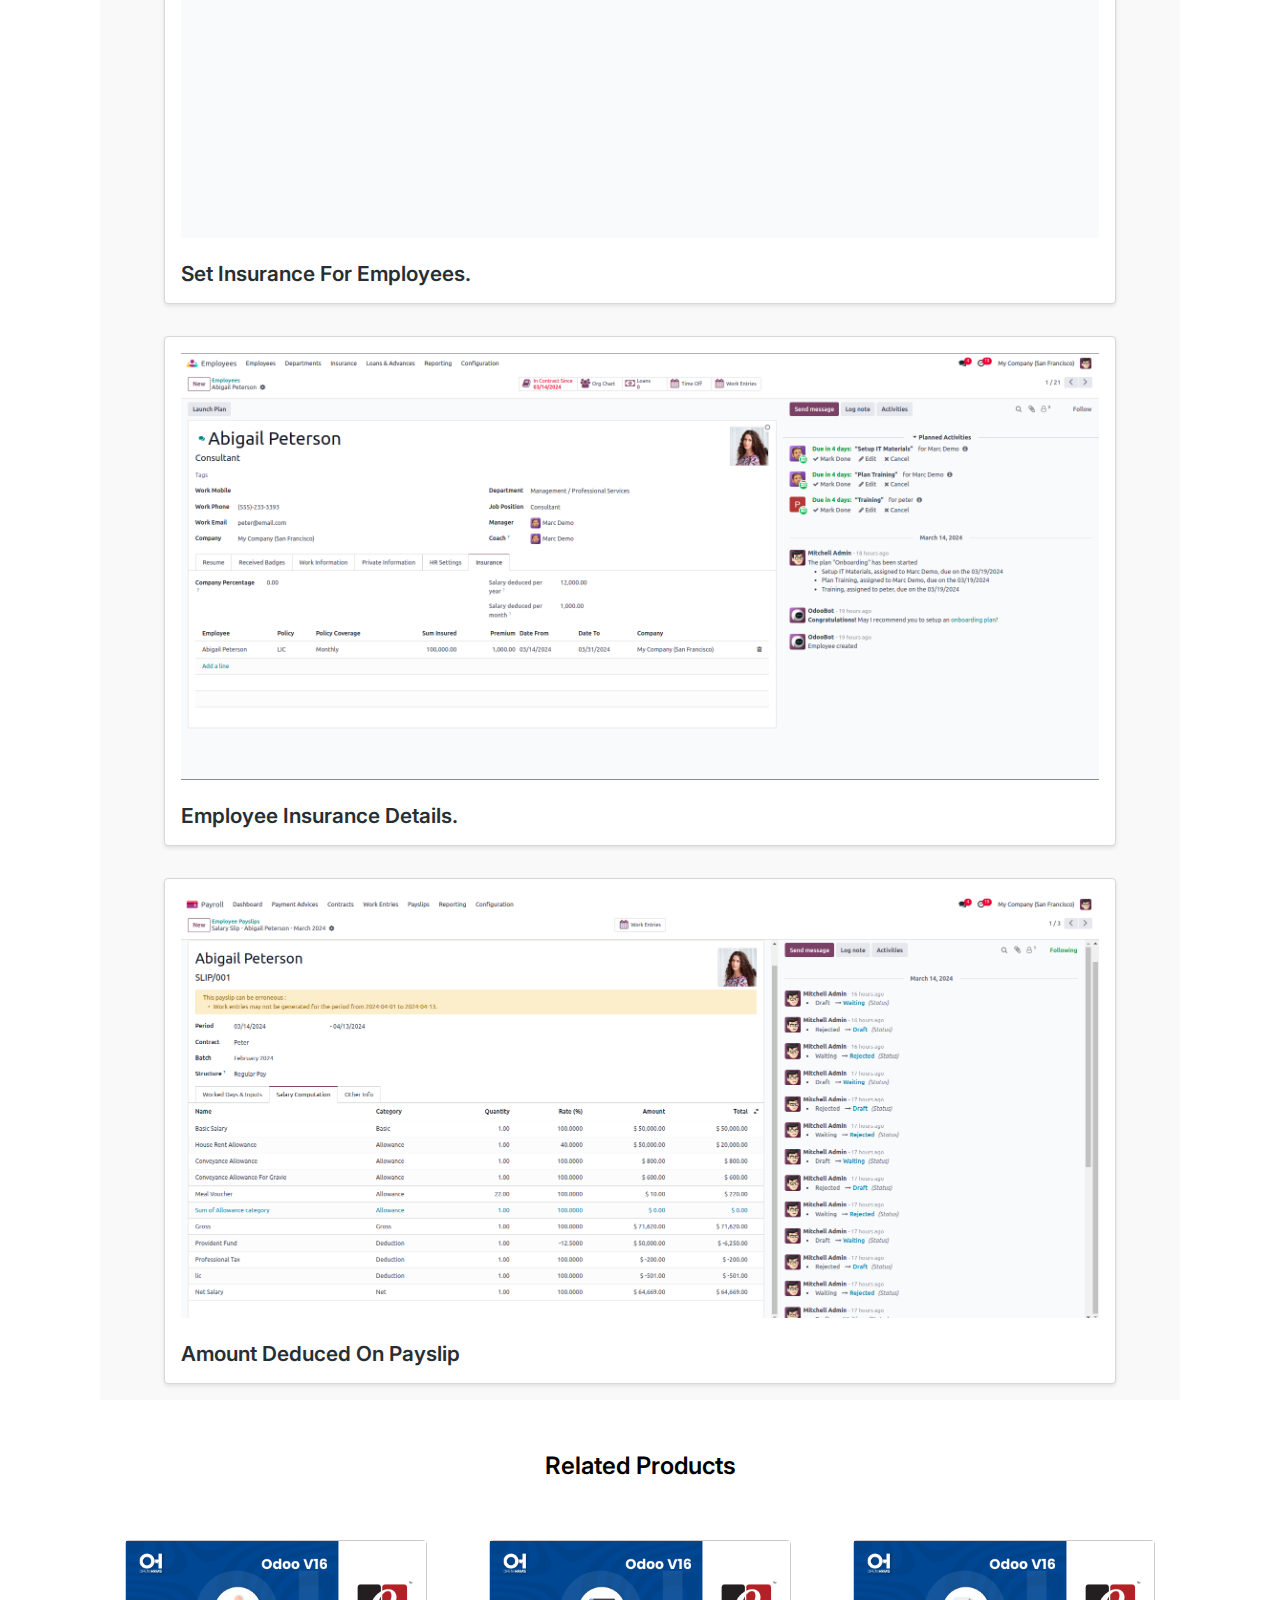
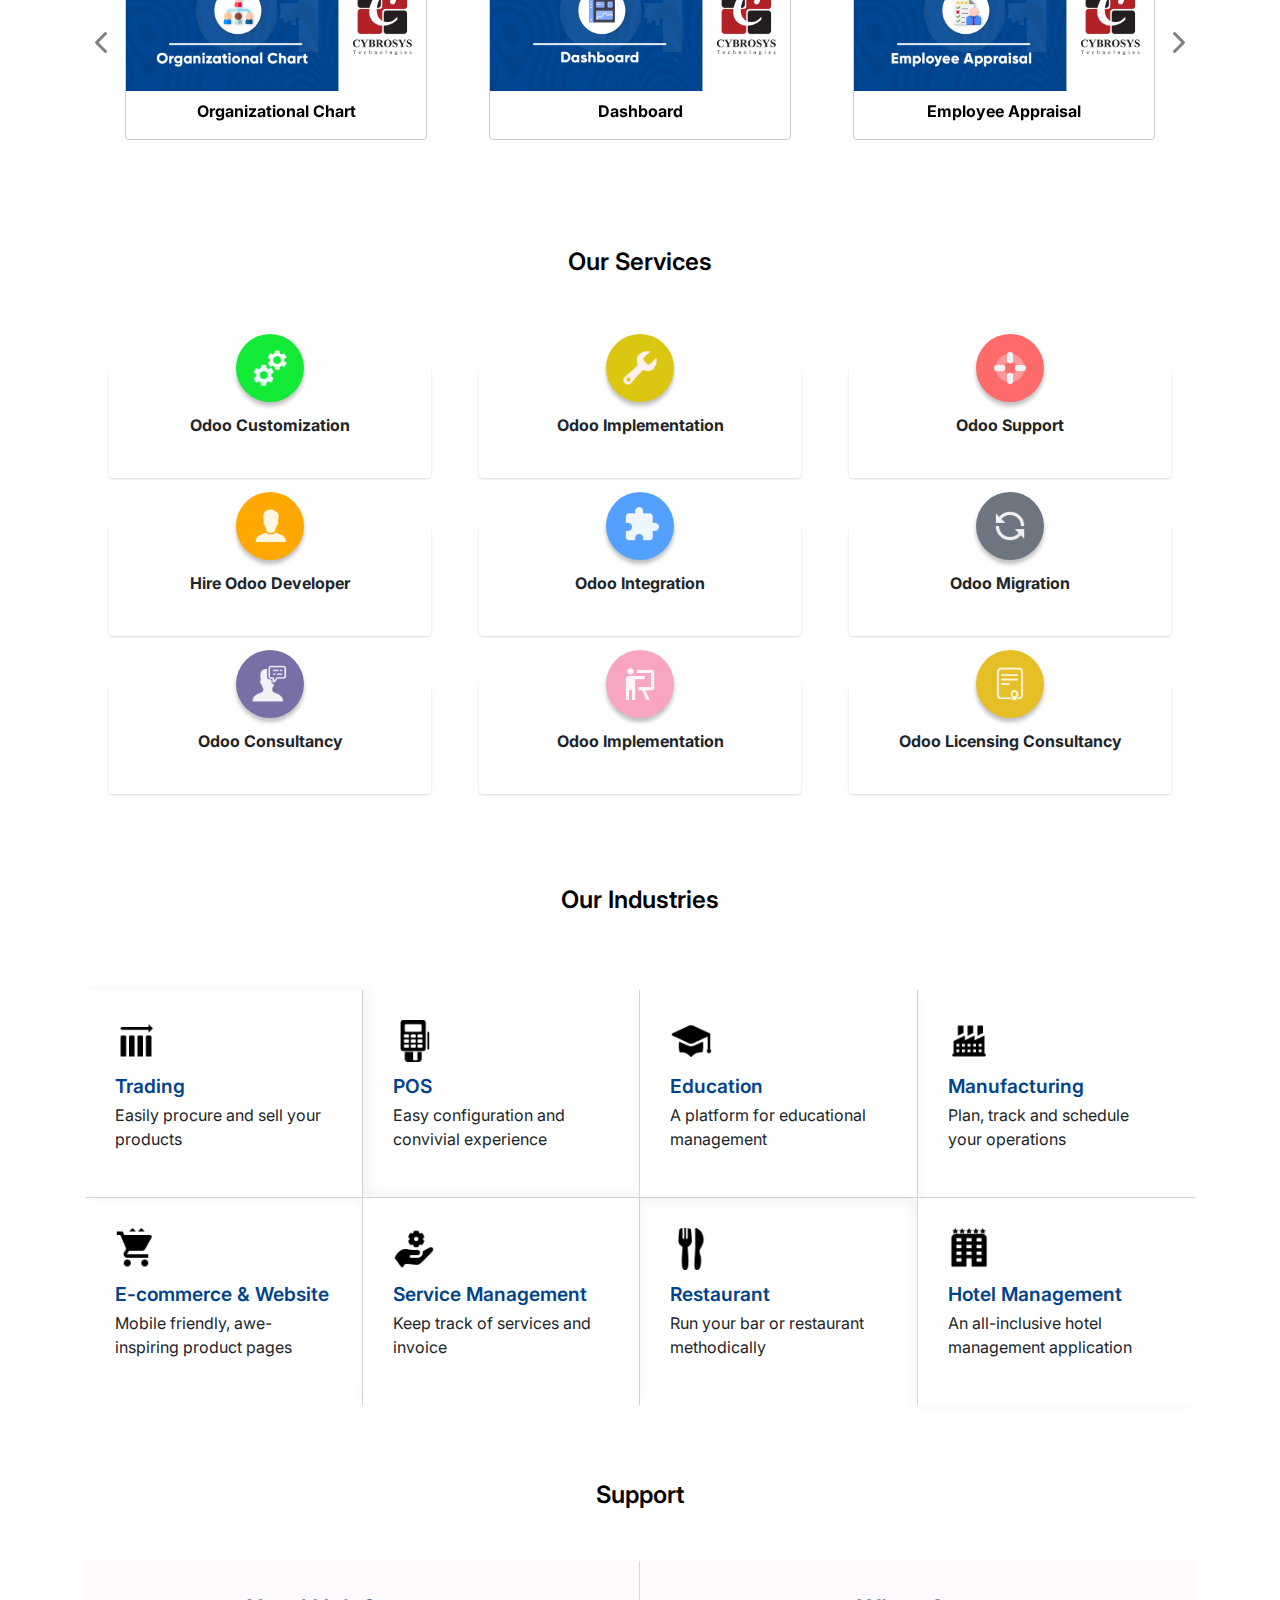
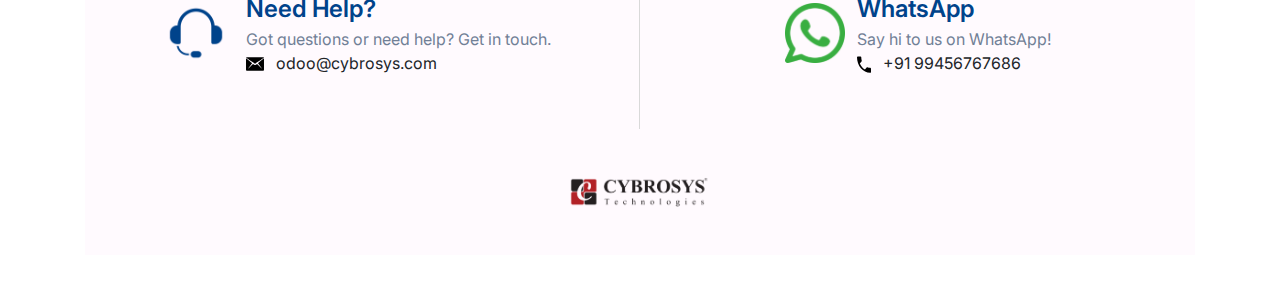
<file: ent_hr_insurance/static/description/index.html>
<!DOCTYPE html>
<html lang="en">
<head>
    <meta charset="UTF-8">
    <meta name="viewport" content="width=device-width, initial-scale=1.0">
    <title>Odoo App 3 Index</title>
    <!-- Bootstrap CSS -->
    <link rel="stylesheet"
          href="https://cdn.jsdelivr.net/npm/bootstrap@4.0.0/dist/css/bootstrap.min.css"
          integrity="sha384-Gn5384xqQ1aoWXA+058RXPxPg6fy4IWvTNh0E263XmFcJlSAwiGgFAW/dAiS6JXm"
          crossorigin="anonymous">
    <link rel="stylesheet"
          href="https://cdnjs.cloudflare.com/ajax/libs/font-awesome/6.2.1/css/all.min.css">
    <link rel="preconnect" href="https://fonts.googleapis.com">
    <link rel="preconnect" href="https://fonts.gstatic.com" crossorigin>
    <link href="https://fonts.googleapis.com/css2?family=Inter:wght@400;500;600;700;800&display=swap"
          rel="stylesheet">
</head>
<body>
<section>
    <div class="container"
         style="font-family: 'Inter', sans-serif !important;background-color: #fff !important;">
        <div class="row">
            <div class="col-sm-12 col-md-12 col-lg-12 d-flex justify-content-between flex-wrap align-items-sm-center"
                 style="border-bottom:1px solid rgba(0, 0, 0, 0.22)">
                <div class="my-3">
                    <img src="images/logo-horizontal (1).png"
                         style="width:auto !important; height:20px !important">
                </div>
                <div class="my-3 d-flex align-items-center">
                    <div class="text-center"
                         style="background-color:#017E84 !important;font-size: 0.8rem !important; color:#fff !important; font-weight:500 !important; padding:4px !important; margin:0 3px !important; border-radius:50px !important; min-width: 120px !important;">
                        Enterprise.
                    </div>
                </div>
            </div>
        </div>
        <div class="row">
            <div class="col-sm-12 col-md-12 col-lg-12 text-center d-flex align-items-center flex-column"
                 style="margin: 80px 0px !important;">
                <h1 style="font-size: 2.8rem;font-weight: 700; color:
                    #1A202C;">
                    Enterprise Open HRMS Employee Insurance</h1>
                <p class="my-3 mb-4"
                   style="max-width: 80%; font-weight: 400 !important; line-height: 32px; color: #718096;">
                    A Perfect Solution For Employee Insurance Management.
                </p>
                <div style="width: 80%;">
                    <img src="screenshots/hero.gif" class="img-responsive"
                         width="100%" height="auto">
                </div>
            </div>
        </div>
        <div class="container mt-5 mb-5">
            <div class="col-lg-12 d-flex flex-column justify-content-center align-items-center mt-4">
                <p class="m-0"
                   style="font-weight: 600; font-size: 24px; color:#00438B !important">
                    Key Highlights.
                </p>
            </div>
            <div class="row py-4">
                <div class="col-md-6 col-sm-12 p-3">

                    <div class="d-flex   h-100" style="padding: 30px;border-radius: 12px;
                                    background: #FFF;
                                    box-shadow: 1px 2px 3px 0px rgba(0, 0, 0, 0.25); ">
                        <div style="width: 36px; height: 36px; border-radius: 50%; background: #00438B;
                                    display: flex; justify-content: center; align-items: center;
                                    margin-right: 10px;flex-shrink: 0;">
                            <i class="fa-solid fa-star  "
                               style="color: #fff;font-size:14px;"></i>
                        </div>
                        <div>

                            <p style="color: #1A202C;font-weight: 600;
                                      font-size: 1.2rem; margin-bottom: 2px;">
                                Employee Details.
                                </p>
                            <p class="m-0" style="color:#718096">Helps to add employee insurance details.
                            </p>
                        </div>
                    </div>
                </div>
                <div class="col-md-6 col-sm-12 p-3">
                    <div class="d-flex   h-100" style="padding: 30px;border-radius: 12px;
                                    background: #FFF;
                                    box-shadow: 1px 2px 3px 0px rgba(0, 0, 0, 0.25); ">
                        <div style="width: 36px; height: 36px; border-radius: 50%; background:#00438B;
                                    display: flex; justify-content: center; align-items: center;
                                    margin-right: 10px;flex-shrink: 0;">
                            <i class="fa-solid fa-star  "
                               style="color: #fff;font-size:14px;"></i>
                        </div>
                        <div>
                            <p style="color: #1A202C;font-weight: 600;
                                      font-size: 1.2rem; margin-bottom: 2px;">
                                Insurance payment to Payslips.</p>
                            <p class="m-0" style="color:#718096">HR Manager can
                                add insurance payment to Payslips.
                            </p>
                        </div>
                    </div>
                </div>
                <div class="col-md-6 col-sm-12 p-3">
                    <div class="d-flex   h-100" style="padding: 30px;border-radius: 12px;
                                    background: #FFF;
                                    box-shadow: 1px 2px 3px 0px rgba(0, 0, 0, 0.25); ">
                        <div style="width: 36px; height: 36px; border-radius: 50%; background:#00438B;
                                    display: flex; justify-content: center; align-items: center;
                                    margin-right: 10px;flex-shrink: 0;">
                            <i class="fa-solid fa-star  "
                               style="color: #fff;font-size:14px;"></i>
                        </div>
                        <div>
                            <p style="color: #1A202C;font-weight: 600;
                                      font-size: 1.2rem; margin-bottom: 2px;">
                                Manage installment of the insurance.</p>
                            <p class="m-0" style="color:#718096">Helps to manage installment of the insurance.Payslips
                            </p>
                        </div>
                    </div>
                </div>
            </div>
        </div>

        <div class="container rounded">
            <ul class="nav nav-tabs d-flex"
                style="width: fit-content;margin: 0 auto;gap: 1rem;">
                <li class="col text-center py-2 text-nowrap "
                    style="color: #fff; background-color: #00438B;border-radius: 6px 6px 0px 0px;">
                    <a
                            class="active show" data-toggle="tab" href="#tab1"
                            style="color: #fff;font-weight: 500; background-color: #00438B; text-decoration: none;">
                        <i class="fa-regular fa-image  pr-2"
                           style="color: #fff;"></i>
                        Screenshots</a></li>

                <li class="col text-center py-2 text-nowrap "
                    style="color: #fff; background-color: #00438B;border-radius: 6px 6px 0px 0px;">
                    <a
                            data-toggle="tab" href="#tab2"
                            style="color: #fff;font-weight: 500;  text-decoration: none;"><i
                            class="fa-solid fa-star  pr-2"
                            style="color: #fff;"></i>Features</a></li>
                <li class="col text-center py-2 text-nowrap "
                    style="color: #fff; background-color: #00438B;border-radius: 6px 6px 0px 0px;">
                    <a
                            data-toggle="tab" href="#tab3"
                            style="color: #fff;font-weight: 500; text-decoration: none; background-color:#00438B;"><i
                            class="fa-solid fa-book-open  pr-2"
                            style="color: #fff;"></i>Released Notes</a></li>

            </ul>

            <div class="tab-content"
                 style="background-color: rgba(121, 113, 119, 0.04);">
                <div id="tab1" class="tab-pane fade in active show">
                    <div class="col-lg-12 py-2"
                         style="padding: 1rem 4rem !important;">
                        <div
                                style="border: 1px solid #d8d6d6; border-radius: 4px; background: #fff; box-shadow: 0 2px 4px rgba(0, 0, 0, 0.1);">
                            <div class="row justify-content-center p-3 w-100 m-0">
                                <img src="screenshots/insu3.png"
                                     class="img-responsive" width="100%"
                                     height="auto">
                            </div>
                            <div class="px-3">
                                <h4 class="mt-2"
                                    style=" font-weight:600 !important; color:#282F33 !important; font-size:1.3rem !important">
                                    Set Insurance For Employees.</h4>
                                <p style=" color:#718096!important; font-size:1rem !important;line-height: 28px;">
                                    </p>
                            </div>

                        </div>
                    </div>
                    <div class="col-lg-12 py-2"
                         style="padding: 1rem 4rem !important;">
                        <div
                                style="border: 1px solid #d8d6d6; border-radius: 4px; background: #fff; box-shadow: 0 2px 4px rgba(0, 0, 0, 0.1);">
                            <div class="row justify-content-center p-3 w-100 m-0">
                                <img src="screenshots/insu2.png"
                                     class="img-responsive" width="100%"
                                     height="auto">
                            </div>
                            <div class="px-3">
                                <h4 class="mt-2"
                                    style=" font-weight:600 !important; color:#282F33 !important; font-size:1.3rem !important">
                                    Employee Insurance Details.</h4>
                                <p style=" color:#718096!important; font-size:1rem !important;line-height: 28px;">
                                    </p>
                            </div>

                        </div>
                    </div>
                    <div class="col-lg-12 py-2"
                         style="padding: 1rem 4rem !important;">
                        <div
                                style="border: 1px solid #d8d6d6; border-radius: 4px; background: #fff; box-shadow: 0 2px 4px rgba(0, 0, 0, 0.1);">
                            <div class="row justify-content-center p-3 w-100 m-0">
                                <img src="screenshots/insu1.png"
                                     class="img-responsive" width="100%"
                                     height="auto">

                            </div>
                            <div class="px-3">
                                <h4 class="mt-2"
                                    style=" font-weight:600 !important; color:#282F33 !important; font-size:1.3rem !important">
                                     Amount Deduced On Payslip</h4>
                                <p style=" color:#718096!important; font-size:1rem !important;line-height: 28px;">
                                    </p>
                            </div>
                        </div>
                    </div>
                </div>

                <div id="tab2" class="tab-pane fade">
                    <div class="col-mg-12" style="padding: 1rem 4rem;">
                        <ul style="list-style: none; padding: 1rem 0;font-weight: 500;">
                            <li class="py-3"
                                style="font-weight: 500;background-color: #fff; border-radius: 4px; padding: 1rem; margin-bottom: 1rem; box-shadow: 0 2px 4px rgba(0, 0, 0, 0.1);">
                                    <span style="margin-right: 12px;"><img
                                            src="images/star (1) 2.svg" alt=""
                                            width="16px"></span> Helps to add employee insurance details.
                            </li>
                            <li class="py-3"
                                style="font-weight: 500;background-color: #fff; border-radius: 4px; padding: 1rem; margin-bottom: 1rem; box-shadow: 0 2px 4px rgba(0, 0, 0, 0.1);">
                                    <span style="margin-right: 12px;"><img
                                            src="images/star (1) 2.svg" alt=""
                                            width="16px"></span>Helps to manage installment of the insurance.Payslips
                            </li>
                        </ul>
                    </div>
                </div>
                <div id="tab3" class="tab-pane fade">
                    <div class="col-mg-12 active" style="padding: 1rem 4rem;">
                        <div class="py-3"
                             style="font-weight: 500;background-color: #fff; border-radius: 4px; padding: 1rem; box-shadow: 0 2px 4px rgba(0, 0, 0, 0.1);">
                            <div class="d-flex mb-3"
                                 style="font-size: 0.8rem; font-weight: 500;"><span>Version
                                        17.0.1.0.0</span><span class="px-2">|</span><span
                                    style="color: #00438B;font-weight: 600;">Released on:15th March 2024</span>
                            </div>
                            <p class="m-0"
                               style=" color:#718096!important; font-size:1rem !important;line-height: 28px;">
                                Initial Commit for Enterprise OpenHRMS Insurance Management.</p>
                        </div>
                    </div>
                </div>
            </div>
        </div>

        <div class="container mt-5">
            <div class="col-lg-12 d-flex flex-column justify-content-center align-items-center mt-5">
                <p class="m-0"
                   style="font-weight: 600; font-size: 24px; color:#000 !important">
                    Related Products</p>
            </div>
        </div>
        <div id="myCarousel" class="carousel slide py-3" data-ride="carousel">

            <div class="carousel-inner">
                <div class="carousel-item active">
                    <div class="row p-4">
                        <div class="col">
                            <div class="p-3">
                                <a href="https://apps.odoo.com/apps/modules/16.0/hr_organizational_chart/"
                                   style="color: #000; text-decoration: none;">
                                    <div style="border:1px solid #CBCBCB !important;border-radius: 4px;">
                                        <div style="width: 300px; ">
                                            <img src="modules/1.png" alt=""
                                                 width="100%" height="auto">
                                        </div>
                                        <p class="text-center pt-2 text-black font-weight-bold">
                                            Organizational Chart</p>
                                    </div>
                                </a>
                            </div>
                        </div>
                        <div class="col">
                            <div class="p-3">
                                <a href="https://apps.odoo.com/apps/modules/16.0/hrms_dashboard/#"
                                   style="color: #000; text-decoration: none;">
                                    <div style="border:1px solid #CBCBCB !important;border-radius: 4px;">
                                        <div style="width: 300px; ">
                                            <img src="modules/2.png" alt=""
                                                 width="100%" height="auto">
                                        </div>
                                        <p class="text-center pt-2 text-black font-weight-bold">
                                            Dashboard</p>
                                    </div>
                                </a>
                            </div>
                        </div>
                        <div class="col">
                            <div class="p-3">
                                <a href="https://apps.odoo.com/apps/modules/16.0/oh_appraisal/"
                                   style="color: #000; text-decoration: none;">
                                    <div style="border:1px solid #CBCBCB !important;border-radius: 4px;">
                                        <div style="width: 300px; ">
                                            <img src="modules/3.png" alt=""
                                                 width="100%" height="auto">
                                        </div>
                                        <p class="text-center pt-2 text-black font-weight-bold">
                                            Employee Appraisal</p>
                                    </div>
                                </a>
                            </div>
                        </div>
                    </div>
                </div>
                <div class="carousel-item">
                    <div class="row p-4">
                        <div class="col">
                            <div class="p-3">
                                <a href="https://apps.odoo.com/apps/modules/16.0/oh_hr_zk_attendance/"
                                   style="color: #000; text-decoration: none;">
                                    <div style="border:1px solid #CBCBCB !important;border-radius: 4px;">
                                        <div style="width: 300px; ">
                                            <img src="modules/4.png" alt=""
                                                 width="100%" height="auto">
                                        </div>
                                        <p class="text-center pt-2 text-black font-weight-bold">
                                            Biometric Device Integration</p>
                                    </div>
                                </a>
                            </div>
                        </div>
                        <div class="col">
                            <div class="p-3">
                                <a href="https://apps.odoo.com/apps/modules/16.0/ohrms_salary_advance/#"
                                   style="color: #000; text-decoration: none;">
                                    <div style="border:1px solid #CBCBCB !important;border-radius: 4px;">
                                        <div style="width: 300px;">
                                            <img src="modules/5.png" alt=""
                                                 width="100%" height="auto">
                                        </div>
                                        <p class="text-center pt-2 text-black font-weight-bold">
                                            HRMS Advance Salary</p>
                                    </div>
                                </a>
                            </div>
                        </div>
                        <div class="col">
                            <div class="p-3">
                                <a href="https://apps.odoo.com/apps/modules/16.0/ohrms_loan/"
                                   style="color: #000; text-decoration: none;">
                                    <div style="border:1px solid #CBCBCB !important;border-radius: 4px;">
                                        <div style="width: 300px;">
                                            <img src="modules/6.png" alt=""
                                                 width="100%" height="auto">
                                        </div>
                                        <p class="text-center pt-2 text-black font-weight-bold">
                                            Loan Management</p>
                                    </div>
                                </a>
                            </div>
                        </div>
                    </div>
                </div>
            </div>
            <a class="carousel-control-prev" href="#myCarousel"
               data-slide="prev" style="width: 35px; color: #000;">
                    <span class="carousel-control-prev-icon">
                        <i class="fa fa-chevron-left"
                           style="font-size: 24px;"></i>
                    </span>
            </a>
            <a class="carousel-control-next" href="#myCarousel"
               data-slide="next" style="width: 35px; color: #000;">
                    <span class="carousel-control-next-icon">
                        <i class="fa fa-chevron-right"
                           style="font-size: 24px;"></i>
                    </span>
            </a>
        </div>
        <div class="container mt-5">
            <div class="col-lg-12 d-flex flex-column justify-content-center align-items-center mt-4">
                <p class="m-0"
                   style="font-weight: 600; font-size: 24px; color:#000 !important">
                    Our Services</p>
            </div>
        </div>
        <div class="container my-5">
            <div class="row py-3">
                <div class="col-md-4 col-sm-6 px-4 py-4">
                    <div
                            style="background-color: #fff; padding: 25px; text-align: center;  box-shadow: rgba(0, 0, 0, 0.1) 0px 1px 3px 0px, rgba(0, 0, 0, 0.06) 0px 1px 2px 0px; position: relative;border-radius: 4px;">

                        <div style="position: absolute; top: 0%; left: 50%; transform: translate(-50%, -50%);">
                            <div style="background-color:#13EA36 ; border-radius: 50%; padding: 15px;    width: 68px;
                                    height: 68px; display: inline-block; box-shadow:0px 4px 4px rgba(0, 0, 0, 0.25);">
                                <img src="images/cogs.png" alt="service-icon"
                                     width="38px" height="auto">
                            </div>
                        </div>
                        <p style="margin-top: 20px; font-weight: bold;">Odoo
                            Customization</p>
                    </div>
                </div>
                <div class="col-md-4 col-sm-6 px-4 py-4">
                    <div
                            style="background-color: #fff; padding: 25px; text-align: center; box-shadow: rgba(0, 0, 0, 0.1) 0px 1px 3px 0px, rgba(0, 0, 0, 0.06) 0px 1px 2px 0px; position: relative;border-radius: 4px;">
                        <div style="position: absolute; top: 0%; left: 50%; transform: translate(-50%, -50%);">
                            <div style="background-color:#DBC711; border-radius: 50%; padding: 15px;    width: 68px;
                                    height: 68px; display: inline-block; box-shadow:0px 4px 4px rgba(0, 0, 0, 0.25);">
                                <img src="images/wrench.png" alt="service-icon"
                                     width="38px" height="auto">
                            </div>
                        </div>
                        <p style="margin-top: 20px; font-weight: bold;">Odoo
                            Implementation</p>
                    </div>
                </div>
                <div class="col-md-4 col-sm-6 px-4 py-4">
                    <div
                            style="background-color: #fff; padding: 25px; text-align: center;  box-shadow: rgba(0, 0, 0, 0.1) 0px 1px 3px 0px, rgba(0, 0, 0, 0.06) 0px 1px 2px 0px; position: relative; border-radius: 4px;">

                        <div style="position: absolute; top: 0%; left: 50%; transform: translate(-50%, -50%);">
                            <div style="background-color:#FF6B6B ; border-radius: 50%; padding: 15px;    width: 68px;
                                    height: 68px; display: inline-block; box-shadow:0px 4px 4px rgba(0, 0, 0, 0.25);">
                                <img src="images/lifebuoy.png"
                                     alt="service-icon" width="38px"
                                     height="auto">
                            </div>
                        </div>
                        <p style="margin-top: 20px; font-weight: bold;">Odoo
                            Support</p>
                    </div>
                </div>
                <div class="col-md-4 col-sm-6 px-4 py-4">
                    <div
                            style="background-color: #fff; padding: 25px; text-align: center; box-shadow: rgba(0, 0, 0, 0.1) 0px 1px 3px 0px, rgba(0, 0, 0, 0.06) 0px 1px 2px 0px; position: relative; border-radius: 4px;">
                        <div style="position: absolute; top: 0%; left: 50%; transform: translate(-50%, -50%);">
                            <div style="background-color:#FFA801 ; border-radius: 50%; padding: 15px;    width: 68px;
                                    height: 68px; display: inline-block; box-shadow:0px 4px 4px rgba(0, 0, 0, 0.25);">
                                <img src="images/user.png" alt="service-icon"
                                     width="38px" height="auto">
                            </div>
                        </div>
                        <p style="margin-top: 20px; font-weight: bold;">Hire
                            Odoo Developer</p>
                    </div>
                </div>
                <div class="col-md-4 col-sm-6 px-4 py-4">
                    <div
                            style="background-color: #fff; padding: 25px; text-align: center;  box-shadow: rgba(0, 0, 0, 0.1) 0px 1px 3px 0px, rgba(0, 0, 0, 0.06) 0px 1px 2px 0px; position: relative; border-radius: 4px;">
                        <div style="position: absolute; top: 0%; left: 50%; transform: translate(-50%, -50%);">
                            <div style="background-color:#54A0FF; border-radius: 50%; padding: 15px;    width: 68px;
                                    height: 68px; display: inline-block; box-shadow:0px 4px 4px rgba(0, 0, 0, 0.25);">
                                <img src="images/puzzle.png" alt="service-icon"
                                     width="38px" height="auto">
                            </div>
                        </div>
                        <p style="margin-top: 20px; font-weight: bold;">Odoo
                            Integration</p>
                    </div>
                </div>
                <div class="col-md-4 col-sm-6 px-4 py-4">
                    <div
                            style="background-color: #fff; padding: 25px; text-align: center;  box-shadow: rgba(0, 0, 0, 0.1) 0px 1px 3px 0px, rgba(0, 0, 0, 0.06) 0px 1px 2px 0px; position: relative;border-radius: 4px;">
                        <div style="position: absolute; top: 0%; left: 50%; transform: translate(-50%, -50%);">
                            <div style="background-color:#6D7680 ; border-radius: 50%; padding: 15px;    width: 68px;
                                    height: 68px; display: inline-block; box-shadow:0px 4px 4px rgba(0, 0, 0, 0.25);">
                                <img src="images/update.png" alt="service-icon"
                                     width="38px" height="auto">
                            </div>
                        </div>
                        <p style="margin-top: 20px; font-weight: bold;">Odoo
                            Migration</p>
                    </div>
                </div>
                <div class="col-md-4 col-sm-6 px-4 py-4">
                    <div
                            style="background-color: #fff; padding: 25px; text-align: center;  box-shadow: rgba(0, 0, 0, 0.1) 0px 1px 3px 0px, rgba(0, 0, 0, 0.06) 0px 1px 2px 0px; position: relative;border-radius: 4px;">
                        <div style="position: absolute; top: 0%; left: 50%; transform: translate(-50%, -50%);">
                            <div style="background-color:#786FA6 ; border-radius: 50%; padding: 15px;    width: 68px;
                                    height: 68px; display: inline-block; box-shadow:0px 4px 4px rgba(0, 0, 0, 0.25);">
                                <img src="images/consultation.png"
                                     alt="service-icon" width="38px"
                                     height="auto">
                            </div>
                        </div>
                        <p style="margin-top: 20px; font-weight: bold;">Odoo
                            Consultancy</p>
                    </div>
                </div>
                <div class="col-md-4 col-sm-6 px-4 py-4">
                    <div
                            style="background-color: #fff; padding: 25px; text-align: center; box-shadow: rgba(0, 0, 0, 0.1) 0px 1px 3px 0px, rgba(0, 0, 0, 0.06) 0px 1px 2px 0px;position: relative;border-radius: 4px;">
                        <div style="position: absolute; top: 0%; left: 50%; transform: translate(-50%, -50%);">
                            <div style="background-color:#F8A5C2 ; border-radius: 50%; padding: 15px;    width: 68px;
                                    height: 68px; display: inline-block; box-shadow:0px 4px 4px rgba(0, 0, 0, 0.25);">
                                <img src="images/training.png"
                                     alt="service-icon" width="38px"
                                     height="auto">
                            </div>
                        </div>
                        <p style="margin-top: 20px; font-weight: bold;">Odoo
                            Implementation</p>
                    </div>
                </div>
                <div class="col-md-4 col-sm-6 px-4 py-4">
                    <div
                            style="background-color: #fff; padding: 25px; text-align: center;  box-shadow: rgba(0, 0, 0, 0.1) 0px 1px 3px 0px, rgba(0, 0, 0, 0.06) 0px 1px 2px 0px; position: relative;border-radius: 4px;">
                        <div style="position: absolute; top: 0%; left: 50%; transform: translate(-50%, -50%);">
                            <div style="background-color:#E6BE26; border-radius: 50%; padding: 15px;    width: 68px;
                                    height: 68px; display: inline-block; box-shadow:0px 4px 4px rgba(0, 0, 0, 0.25);">
                                <img src="images/license.png" alt="service-icon"
                                     width="38px" height="auto">
                            </div>
                        </div>
                        <p style="margin-top: 20px; font-weight: bold;">Odoo
                            Licensing Consultancy</p>
                    </div>
                </div>
            </div>
        </div>
        <div class="container mt-5">
            <div class="col-lg-12 d-flex flex-column justify-content-center align-items-center mt-4">
                <p class="m-0"
                   style="font-weight: 600; font-size: 24px; color:#000 !important">
                    Our Industries</p>
            </div>
        </div>
        <div class="container">
            <div class="row my-5 py-4">
                <div class="col-md-3 col-sm-6 p-0">
                    <div class="d-flex flex-column h-100 "
                         style="border-right: 1px solid rgb(209, 209, 209); border-bottom: 1px solid  rgb(209, 209, 209); padding: 30px; box-shadow: 6px 0 10px rgba(228, 227, 227, 0.373);">
                        <img src="images/trading-black.png" width="42px"
                             height="auto" alt="">
                        <p style="color:#00438B;font-weight: 600; margin-top: 10px;
                           font-size: 1.2rem; margin-bottom: 2px;">Trading</p>
                        <p>Easily procure and sell your products</p>
                    </div>
                </div>
                <div class="col-md-3 col-sm-6  p-0">
                    <div class="d-flex flex-column h-100"
                         style="border-right: 1px solid rgb(209, 209, 209);border-bottom: 1px solid  rgb(209, 209, 209); padding: 30px;">
                        <img src="images/pos-black.png" width="42px"
                             height="auto" alt="">
                        <p style="color:#00438B;font-weight: 600; margin-top: 10px;
                            font-size: 1.2rem; margin-bottom: 2px;">POS</p>
                        <p>Easy configuration and convivial experience</p>
                    </div>
                </div>
                <div class="col-md-3 col-sm-6  p-0">
                    <div class="d-flex flex-column h-100"
                         style="border-right: 1px solid  rgb(209, 209, 209);border-bottom: 1px solid   rgba(0, 0, 0, 0.2); padding: 30px; box-shadow: 0 5px 10px  rgba(228, 227, 227, 0.373)">
                        <img src="images/education-black.png" width="42px"
                             height="auto" alt="">
                        <p style="color:#00438B;font-weight: 600; margin-top: 10px;
                            font-size: 1.2rem; margin-bottom: 2px;">
                            Education</p>
                        <p>A platform for educational management</p>
                    </div>
                </div>
                <div class="col-md-3 col-sm-6  p-0">
                    <div class="d-flex flex-column h-100"
                         style="border-bottom: 1px solid  rgb(209, 209, 209); padding: 30px; ">
                        <img src="images/manufacturing-black.png" width="42px"
                             height="auto" alt="">
                        <p style="color:#00438B;font-weight: 600; margin-top: 10px;
                            font-size: 1.2rem; margin-bottom: 2px;">
                            Manufacturing</p>
                        <p>Plan, track and schedule your operations</p>
                    </div>
                </div>
                <div class="col-md-3 col-sm-6 p-0">
                    <div class="d-flex flex-column h-100"
                         style="border-right: 1px solid  rgb(209, 209, 209); padding: 30px;">
                        <img src="images/ecom-black.png" width="42px"
                             height="auto" alt="">
                        <p style="color:#00438B;font-weight: 600; margin-top: 10px;
                            font-size: 1.2rem; margin-bottom: 2px;">E-commerce &
                            Website</p>
                        <p>Mobile friendly, awe-inspiring product pages</p>
                    </div>
                </div>
                <div class="col-md-3 col-sm-6   p-0">
                    <div class="d-flex flex-column h-100"
                         style="border-right: 1px solid  rgb(209, 209, 209); padding: 30px;box-shadow: 0 -5px 10px  rgba(228, 227, 227, 0.373);">
                        <img src="images/service-black.png" width="42px"
                             height="auto" alt="">
                        <p style="color:#00438B;font-weight: 600; margin-top: 10px;
                            font-size: 1.2rem; margin-bottom: 2px;">Service
                            Management</p>
                        <p>Keep track of services and invoice</p>
                    </div>
                </div>
                <div class="col-md-3 col-sm-6    p-0">
                    <div class="d-flex flex-column h-100"
                         style="border-right: 1px solid  rgb(209, 209, 209); padding: 30px; ">
                        <img src="images/restaurant-black.png" width="42px"
                             height="auto" alt="">
                        <p style="color: #00438B;font-weight: 600; margin-top: 10px;
                            font-size: 1.2rem; margin-bottom: 2px;">
                            Restaurant</p>
                        <p>Run your bar or restaurant methodically</p>
                    </div>
                </div>
                <div class="col-md-3 col-sm-6   p-0">
                    <div class="d-flex flex-column h-100"
                         style=" padding: 30px;box-shadow: -5px 0 10px  rgba(228, 227, 227, 0.373);">
                        <img src="images/hotel-black.png" width="42px"
                             height="auto" alt="">
                        <p style="color:#00438B;font-weight: 600; margin-top: 10px;
                            font-size: 1.2rem; margin-bottom: 2px;">Hotel
                            Management</p>
                        <p>An all-inclusive hotel management application</p>
                    </div>
                </div>
            </div>
        </div>
        <div class="container mt-5">
            <div class="col-lg-12 d-flex flex-column justify-content-center align-items-center mt-5">
                <p class="m-0"
                   style="font-weight: 600; font-size: 24px; color:#000 !important">
                    Support</p>
            </div>

        </div>
        <div class="container my-5">
            <div class="row" style="background-color: #FFFAFE;">
                <div class="col-md-6 pb-4  d-flex align-items-center justify-content-center"
                     style="border-right: 1px solid #D9D9D9;">
                    <div style="padding: 30px;">
                        <div class="d-flex align-items-center">
                            <img src="images/support (3).png" alt=""
                                 width="60px" style="margin-right: 12px;">
                            <div style="padding: 0px 8px;">
                                    <span
                                            style="color: #00438B;font-size: 24px;font-weight: 600;padding-bottom: 1rem;">Need
                                        Help?</span>
                                <p class="m-0" style="color:#718096;">Got
                                    questions or need help? Get in touch.</p>
                                <div style="font-weight: 400;"><span><img
                                        src="images/support-email.svg" alt=""
                                        width="18px"
                                        style="filter: invert(1);margin-right: 0.8rem;"></span>odoo@cybrosys.com
                                </div>
                            </div>
                        </div>
                    </div>
                </div>
                <div class="col-md-6 pb-4 d-flex align-items-center justify-content-center">
                    <div style="padding: 30px;">
                        <div class="d-flex align-items-center">
                            <img src="images/whatsapp 1.svg" alt="" width="60px"
                                 style="margin-right: 12px;">
                            <div>
                                <span style="color: #00438B;font-size: 24px;font-weight: 600;">WhatsApp</span>
                                <p class="m-0" style="color:#718096;">Say hi to
                                    us on WhatsApp!</p>
                                <div style="font-weight: 400; font-size: 16px;"><span><img
                                        src="images/phone.svg"
                                        alt="" width="14px"
                                        style="filter: invert(1); margin-right: 0.8rem;"></span>+91
                                    99456767686
                                </div>
                            </div>
                        </div>
                    </div>
                </div>
                <div class="col-12 d-flex ">
                    <div class="my-5 mx-auto">
                        <img src="images/Cybrosys R.png"
                             style="width:auto !important; height:30px !important">
                    </div>
                </div>
            </div>
        </div>
    </div>
</section>
<!-- Optional JavaScript -->
<!-- jQuery first, then Popper.js, then Bootstrap JS -->
<script src="https://ajax.googleapis.com/ajax/libs/jquery/3.5.1/jquery.min.js"></script>
<script src="https://maxcdn.bootstrapcdn.com/bootstrap/4.5.2/js/bootstrap.min.js"></script>
</body>
</html>
</file>
